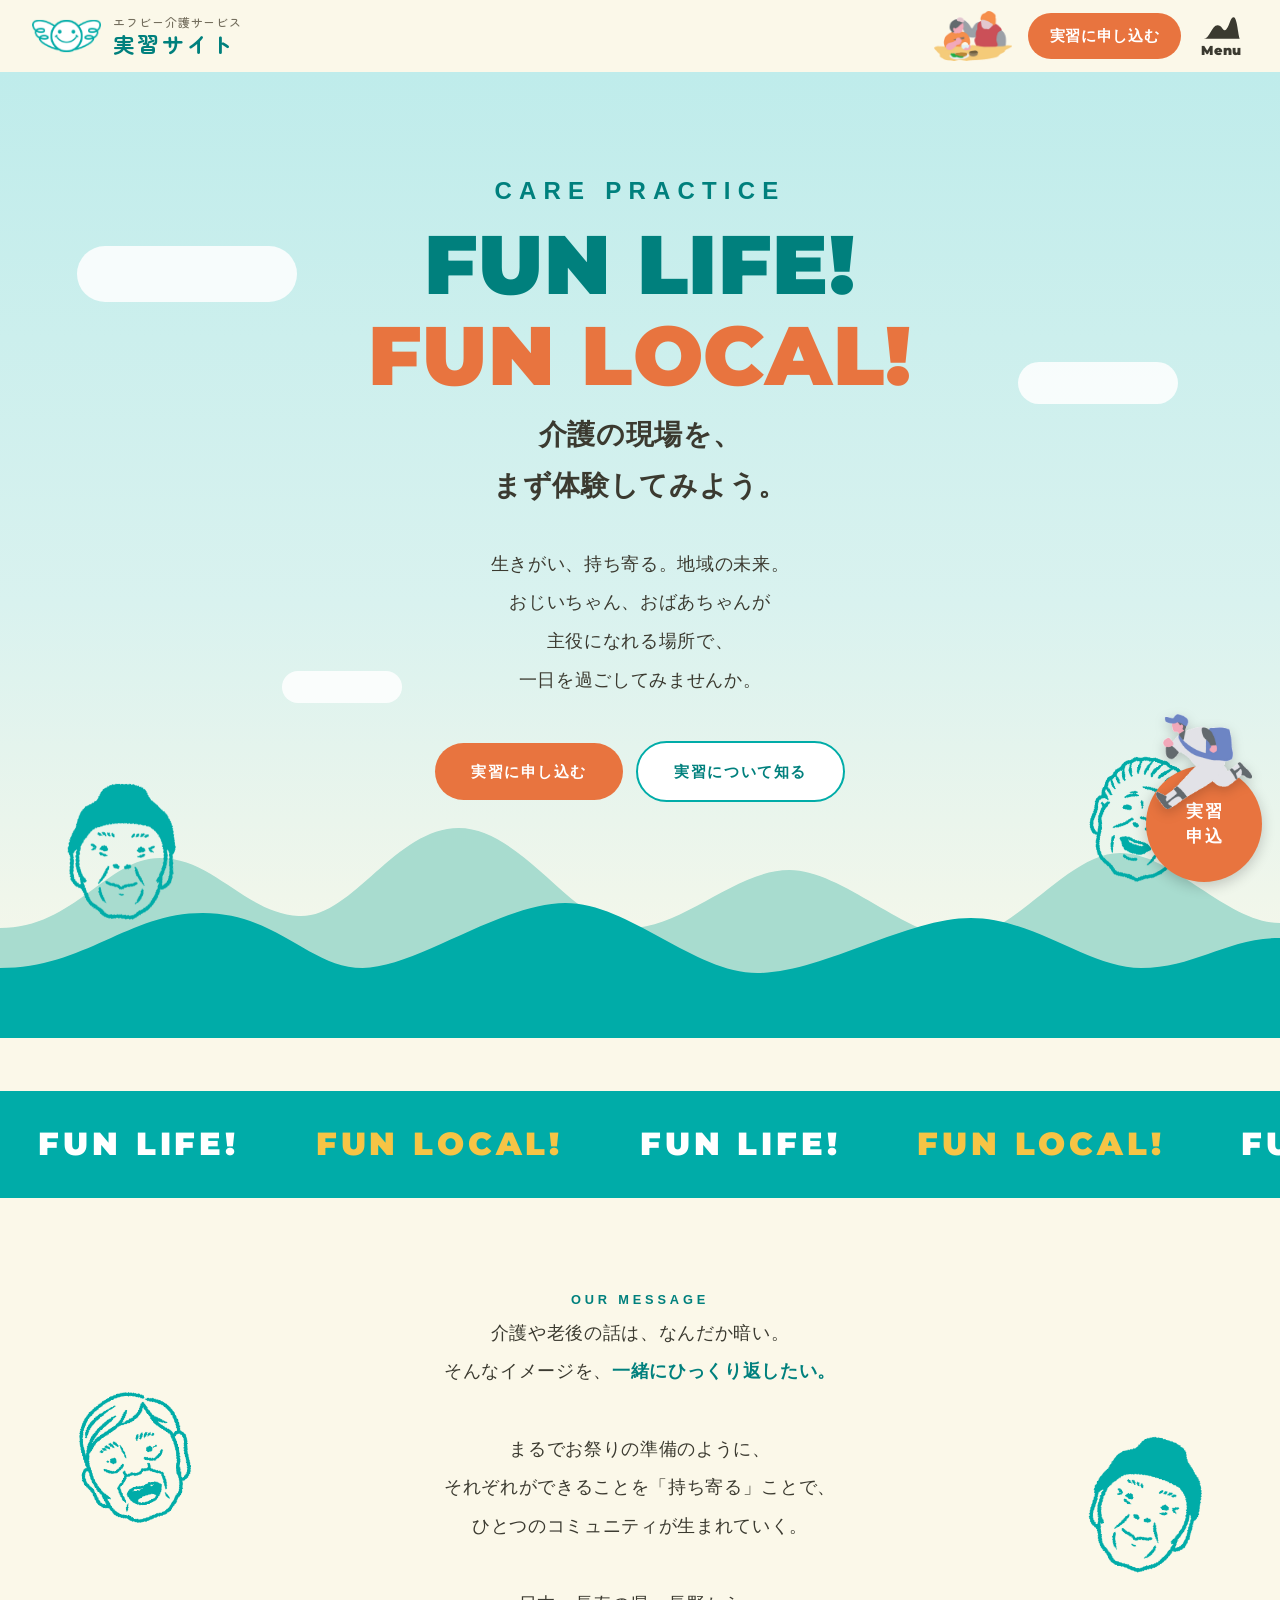
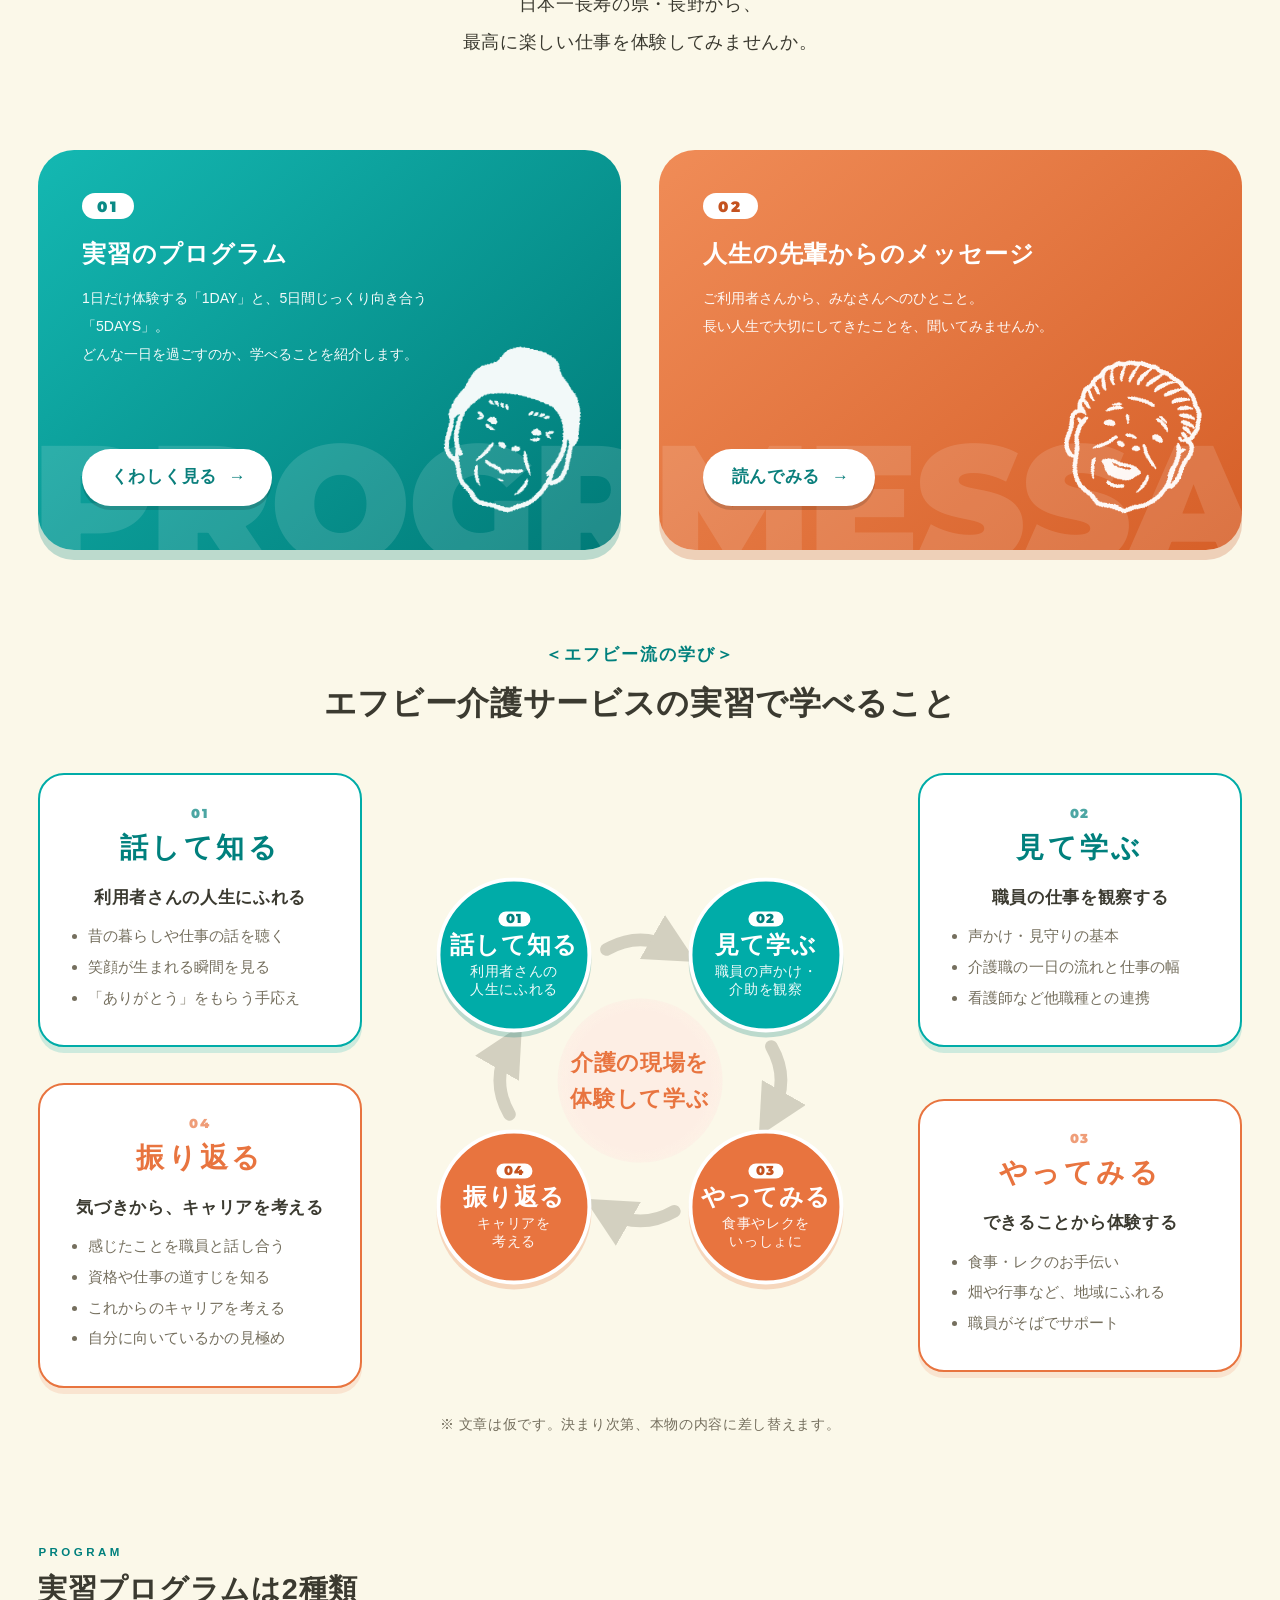
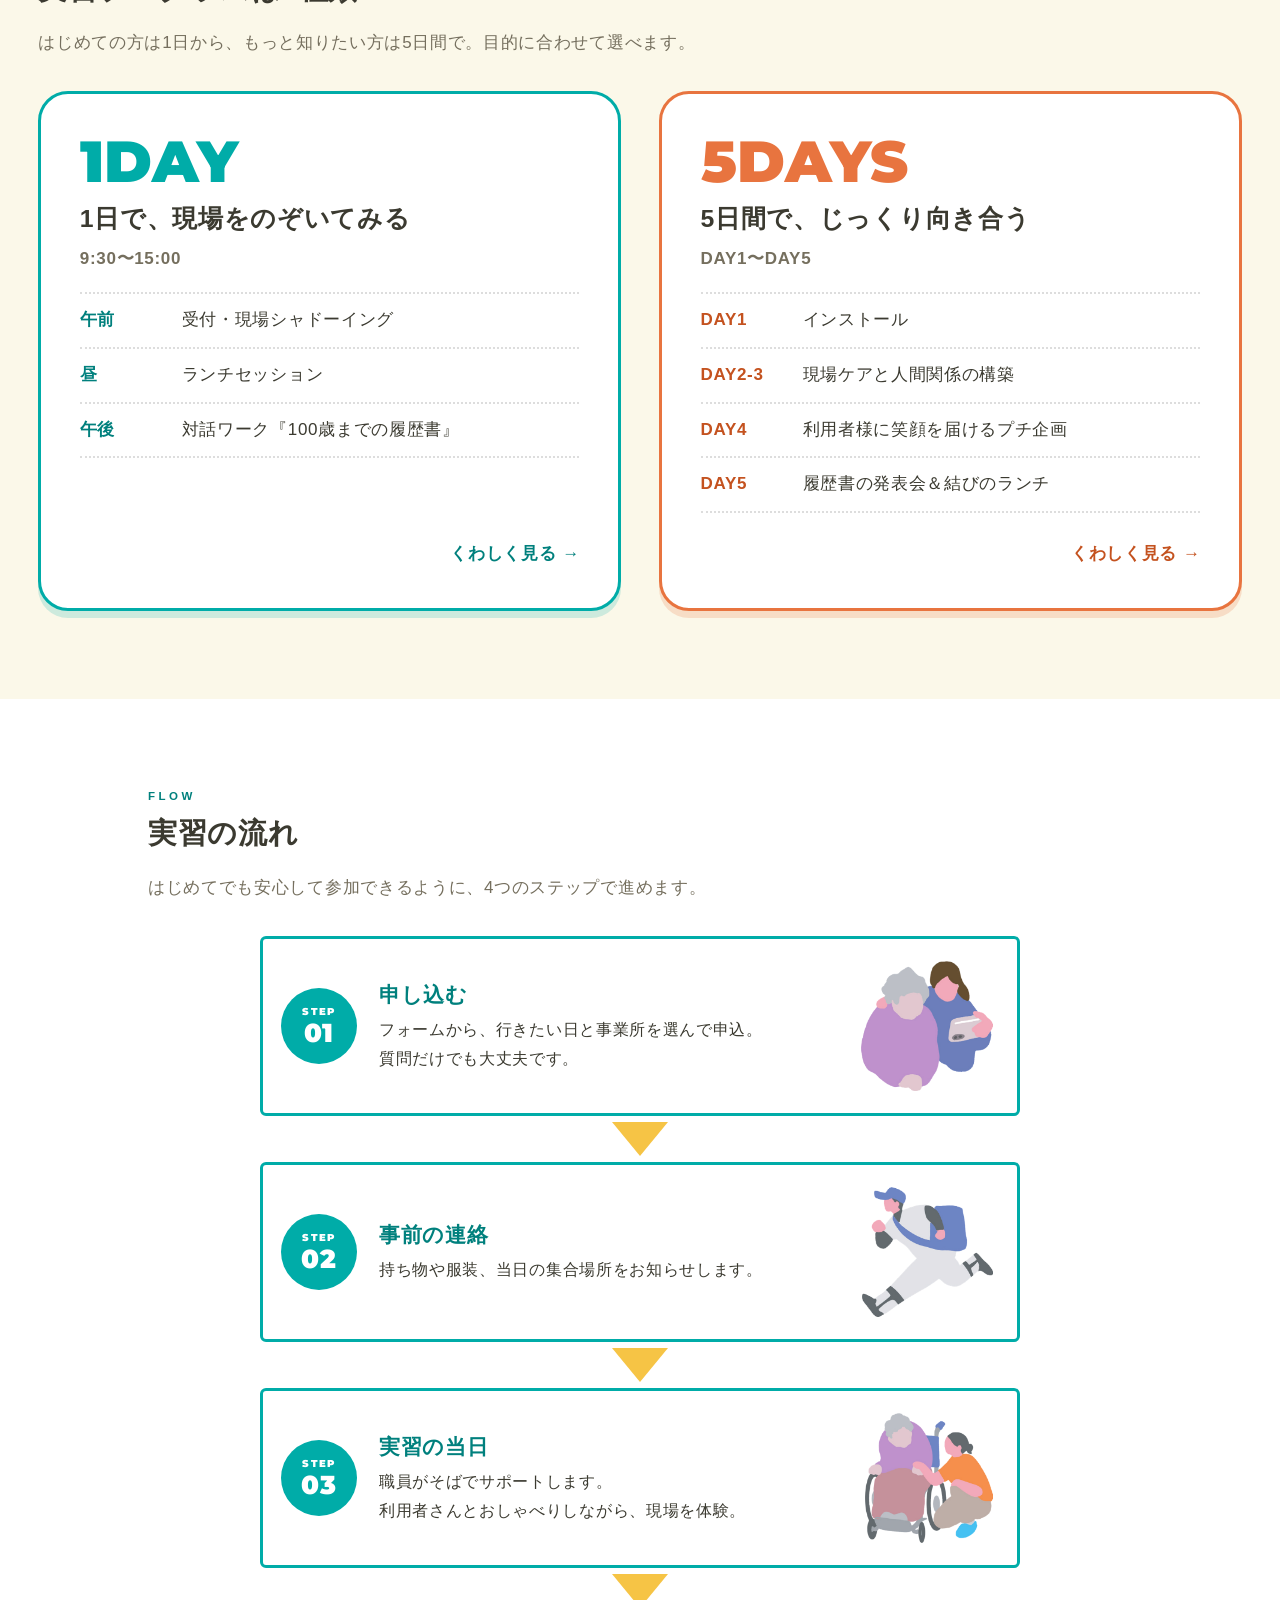
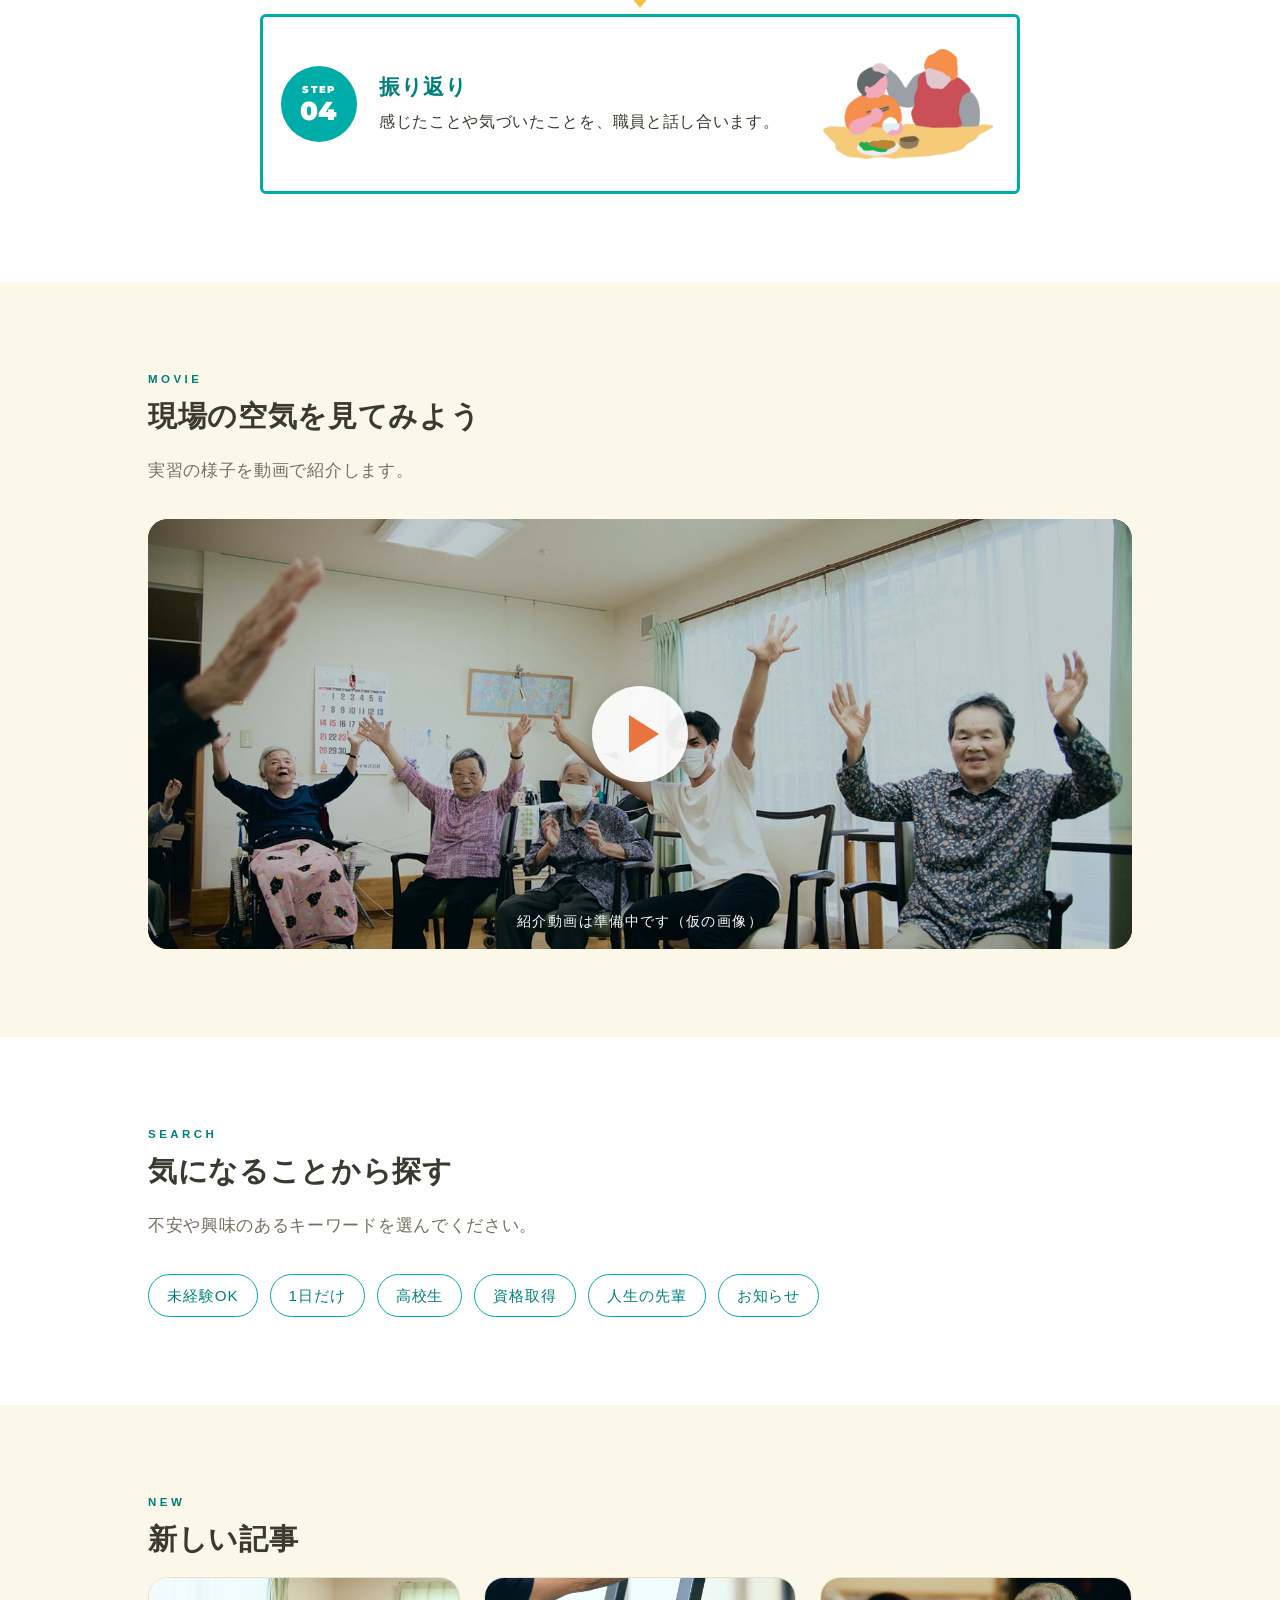
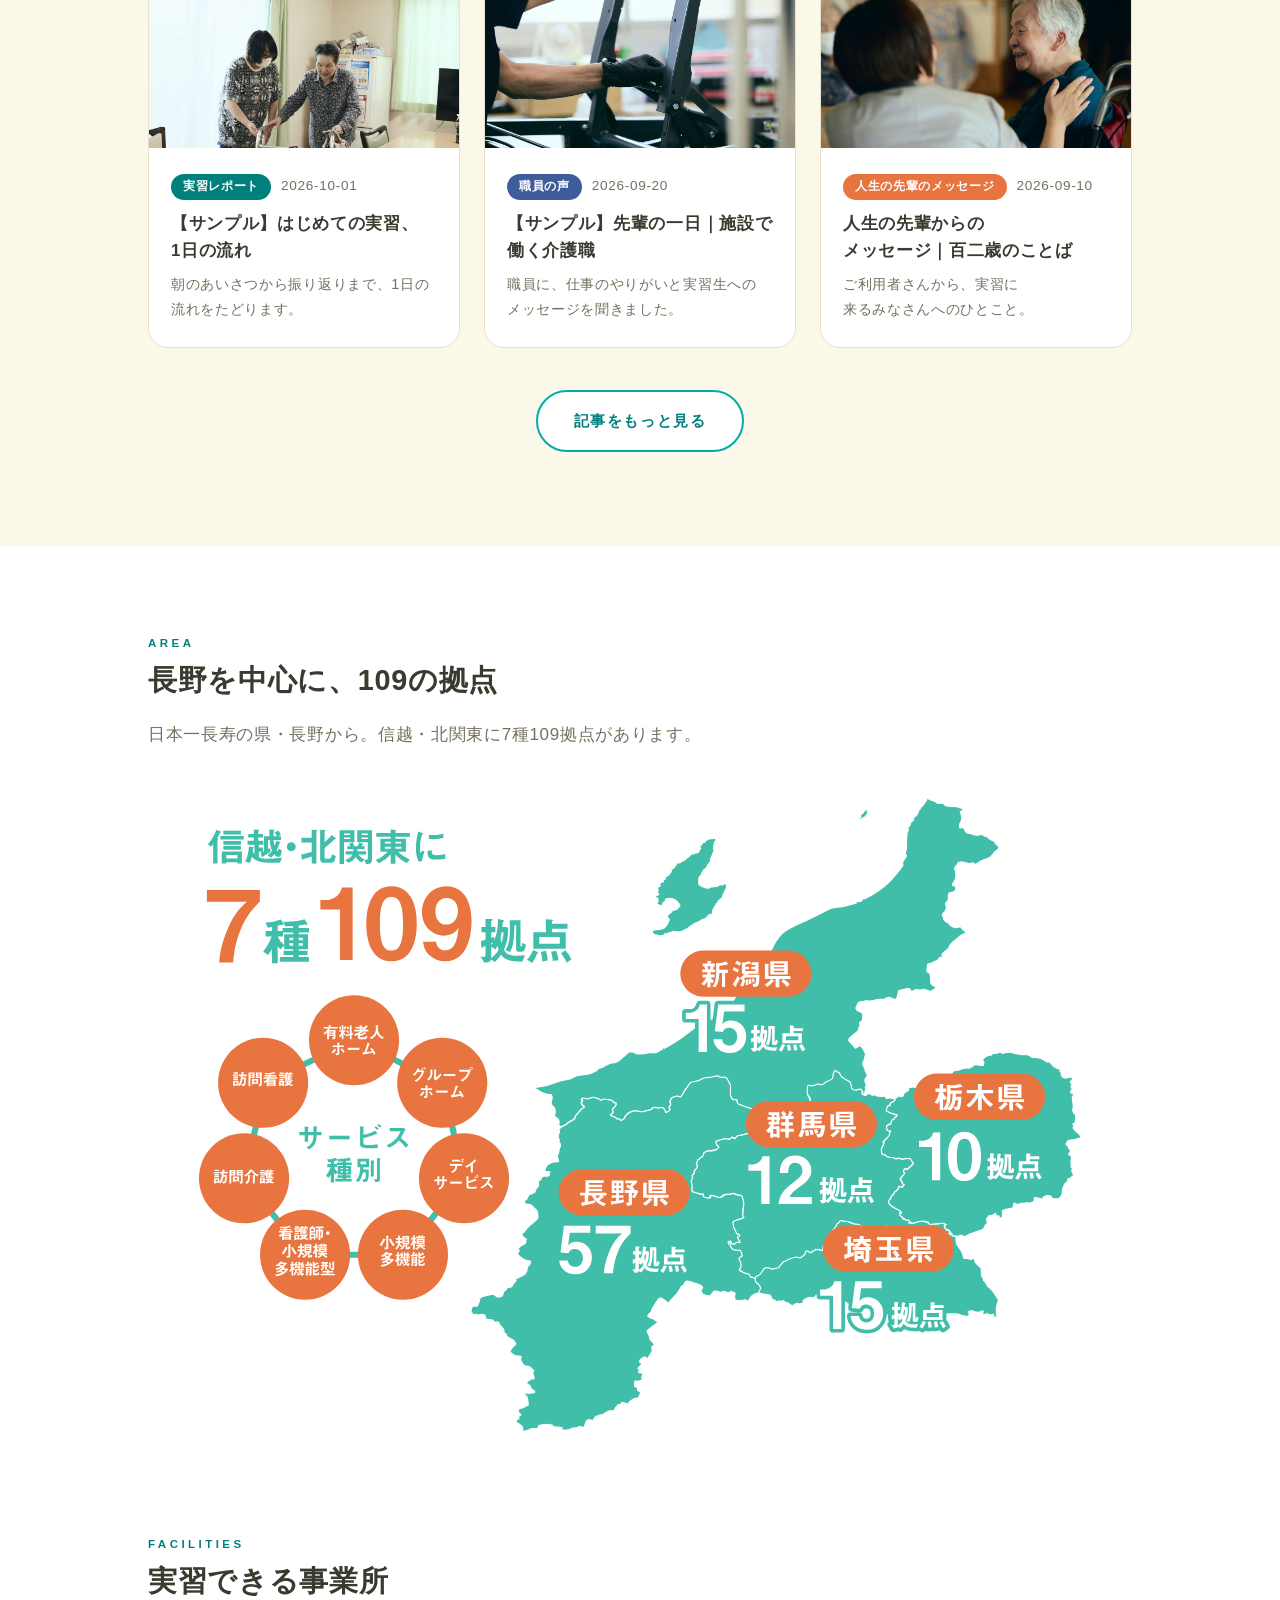
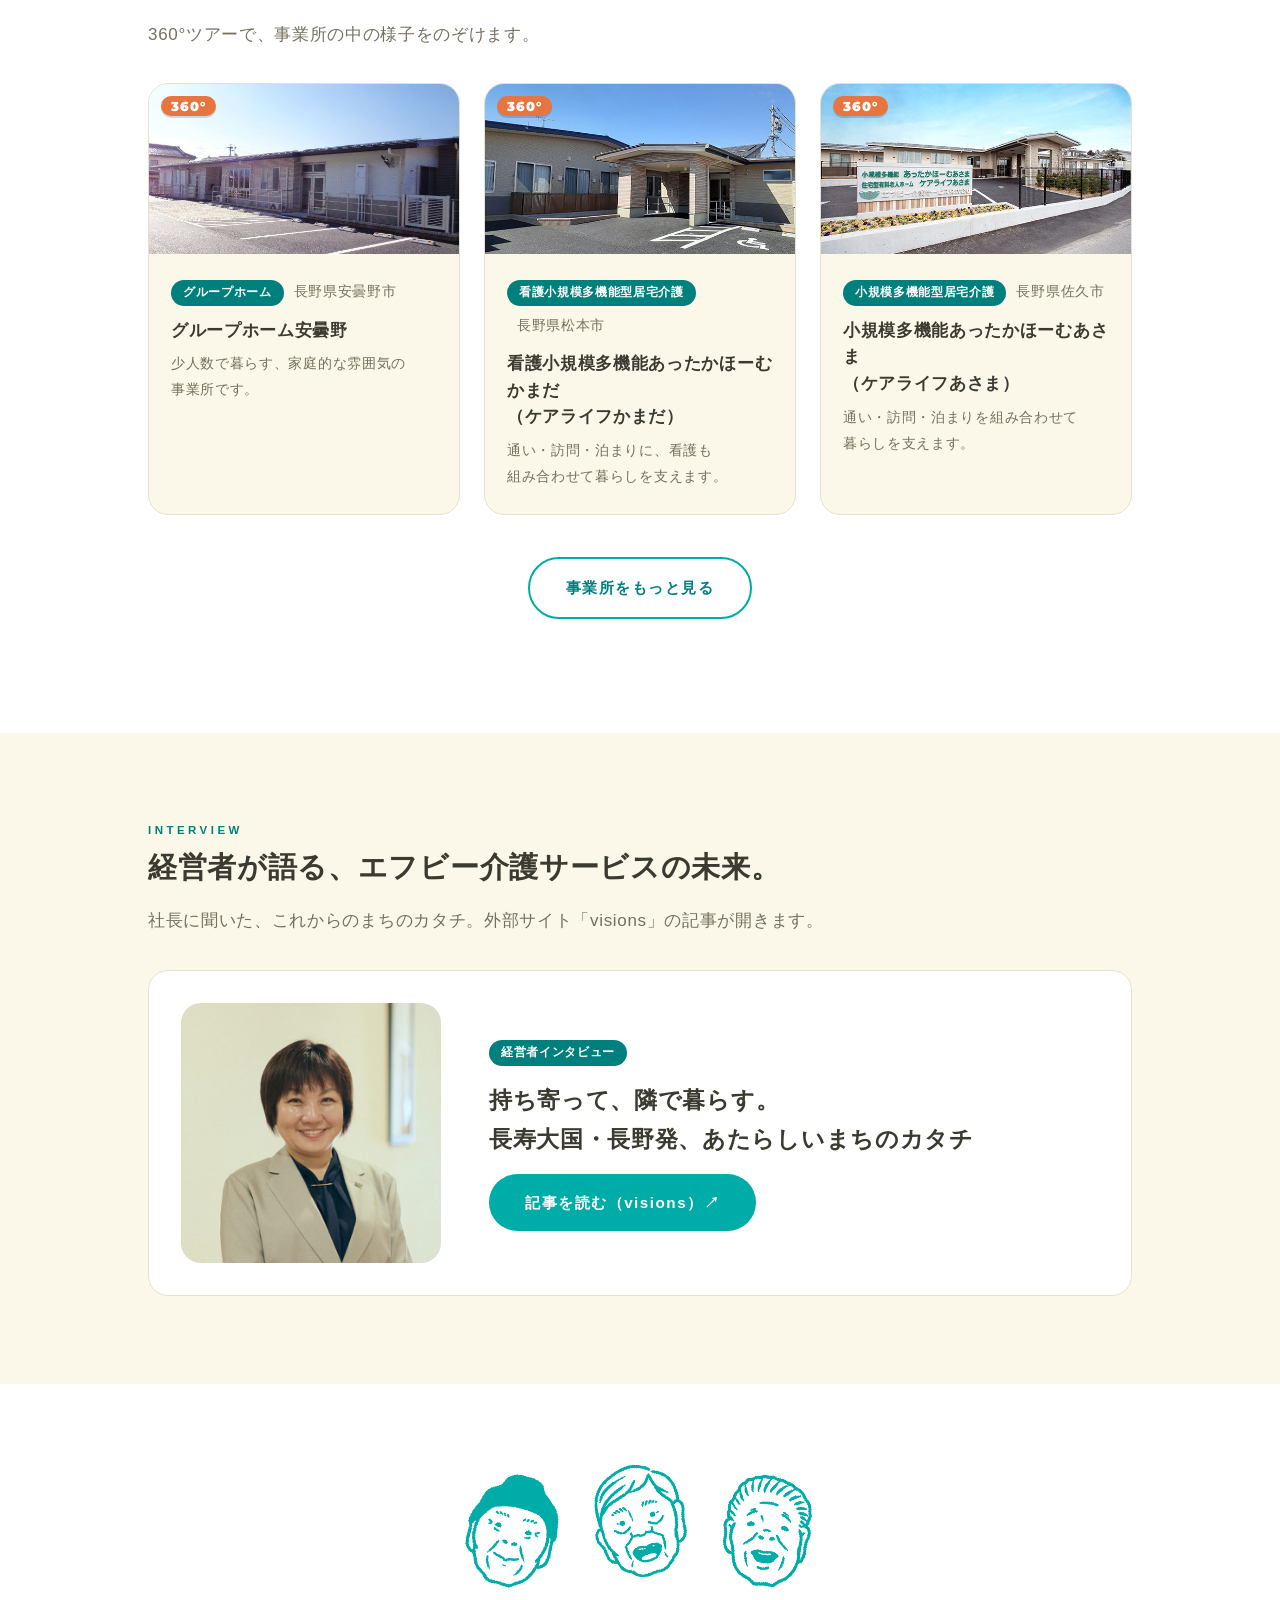
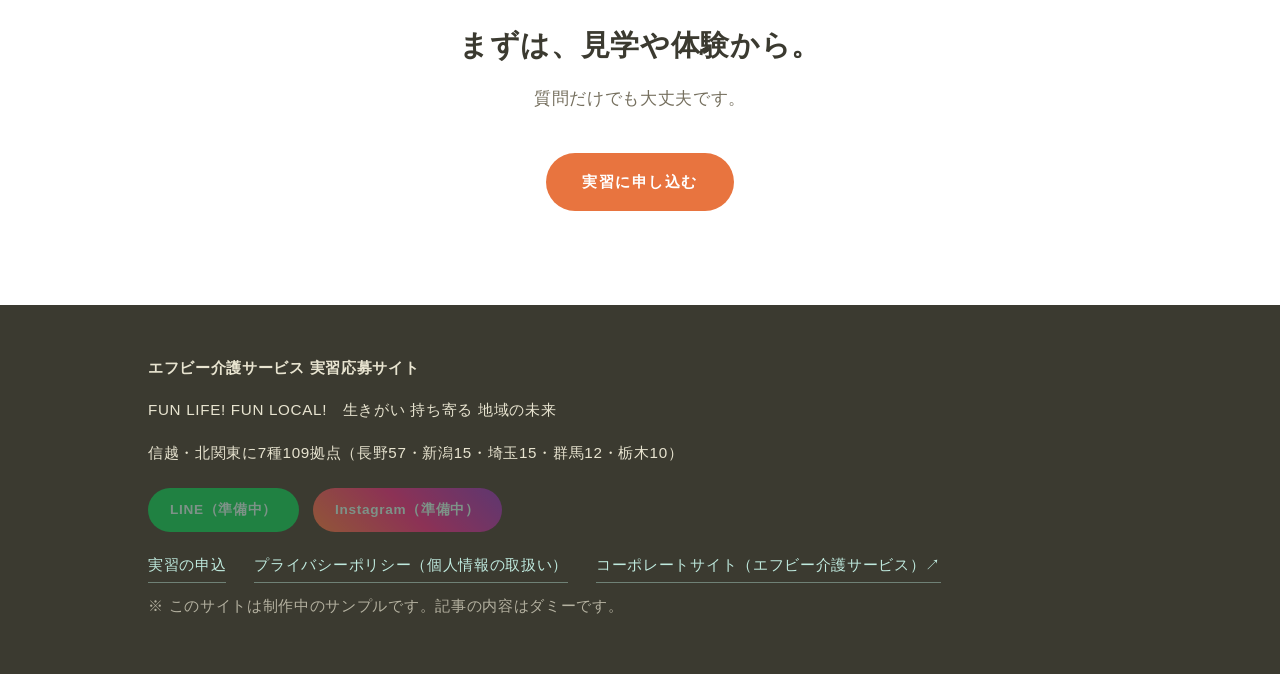
<file: index.html>
<!doctype html><html lang="ja"><head><meta charset="utf-8"><meta name="viewport" content="width=device-width,initial-scale=1">
<title>エフビー介護サービス 実習応募サイト</title><link rel="icon" href="data:image/svg+xml,%3Csvg xmlns=%27http://www.w3.org/2000/svg%27 viewBox=%270 0 32 32%27%3E%3Ccircle cx=%2716%27 cy=%2716%27 r=%2716%27 fill=%27%2300aca8%27/%3E%3C/svg%3E"><link rel="preconnect" href="https://fonts.googleapis.com"><link href="https://fonts.googleapis.com/css2?family=Montserrat:wght@900&display=swap" rel="stylesheet"><link href="https://fonts.googleapis.com/css2?family=Zen+Maru+Gothic:wght@500;700&display=swap" rel="stylesheet"><link rel="stylesheet" href="css/style.css"></head><body>
<section class="hero"><img class="deco d-hero1" src="img/senpai1.png" alt=""><img class="deco d-hero2" src="img/senpai3.png" alt=""><span class="cloud c1"></span><span class="cloud c2"></span><span class="cloud c3"></span><div class="wrap">
<div class="eyebrow">CARE PRACTICE</div>
<div class="fun"><span>FUN LIFE!</span><br><span class="l2">FUN LOCAL!</span></div>
<h1>介護の現場を、<br>まず体験してみよう。</h1>
<p class="msg">生きがい、持ち寄る。地域の未来。<br>おじいちゃん、おばあちゃんが<br>主役になれる場所で、<br>一日を過ごしてみませんか。</p>
<a class="btn orange" href="apply.html">実習に申し込む</a> <a class="btn ghost" href="about.html">実習について知る</a></div>
<svg class="mt-bg" viewBox="0 0 1200 230" preserveAspectRatio="none" aria-hidden="true"><path d="M0 230V120C70 120 100 50 150 50S230 105 280 108S370 20 430 20S540 120 590 120S690 62 740 62S850 130 900 130S1000 45 1050 45S1150 115 1200 115V230Z" fill="#a8dccf"/><path d="M0 230V160C80 160 120 105 190 105S290 160 340 160S470 95 530 95S650 165 710 165S850 110 910 110S1020 160 1070 160S1150 130 1200 130V230Z" fill="#00aca8"/></svg></section>
<div class="band" aria-hidden="true"><div><span>FUN LIFE!</span><span>FUN LOCAL!</span><span>FUN LIFE!</span><span>FUN LOCAL!</span><span>FUN LIFE!</span><span>FUN LOCAL!</span><span>FUN LIFE!</span><span>FUN LOCAL!</span></div></div>
<section class="block rel"><img class="deco d-mis1" src="img/senpai2.png" alt=""><img class="deco d-mis2" src="img/senpai1.png" alt=""><div class="wrap mission"><div class="eyebrow">OUR MESSAGE</div>
<p>介護や老後の話は、なんだか暗い。<br>そんなイメージを、<b>一緒にひっくり返したい。</b></p><br>
<p>まるでお祭りの準備のように、<br>それぞれができることを「持ち寄る」ことで、<br>ひとつのコミュニティが生まれていく。</p><br>
<p>日本一長寿の県・長野から、<br>最高に楽しい仕事を体験してみませんか。</p></div></section>
<section class="block"><div class="wrap wide"><div class="pick"><a href="about.html#program" class="pk pk1 rv"><em class="bg" aria-hidden="true">PROGRAM</em><span class="no">01</span><b>実習のプログラム</b><span class="tx">1日だけ体験する「1DAY」と、5日間じっくり向き合う「5DAYS」。<br>どんな一日を過ごすのか、学べることを紹介します。</span><span class="btn-go">くわしく見る<i aria-hidden="true">→</i></span><img src="img/senpai1.png" alt=""></a><a href="articles.html?cat=人生の先輩のメッセージ" class="pk pk2 rv"><em class="bg" aria-hidden="true">MESSAGE</em><span class="no">02</span><b>人生の先輩からのメッセージ</b><span class="tx">ご利用者さんから、みなさんへのひとこと。<br>長い人生で大切にしてきたことを、聞いてみませんか。</span><span class="btn-go">読んでみる<i aria-hidden="true">→</i></span><img src="img/senpai3.png" alt=""></a></div></div></section>
<section class="block rel" id="learn"><div class="wrap wide">
<p class="lh-sub">＜エフビー流の学び＞</p><h2 class="lh-ttl">エフビー介護サービスの実習で学べること</h2>
<div class="learn">
<div class="lcycle rv" aria-label="実習の学びの流れ"><svg viewBox="0 0 100 100" aria-hidden="true"><defs><marker id="ah" viewBox="0 0 10 10" refX="5" refY="5" markerWidth="4" markerHeight="4" orient="auto"><path d="M0 0L10 5L0 10Z" fill="#d3d0c0"/></marker></defs>
<g fill="none" stroke="#d3d0c0" stroke-width="2.6" stroke-linecap="round" marker-end="url(#ah)"><path d="M43 23Q50 19 57 23" marker-end="url(#ah)"/><path d="M77 43Q81 50 77 57" marker-end="url(#ah)"/><path d="M57 77Q50 81 43 77" marker-end="url(#ah)"/><path d="M23 57Q19 50 23 43" marker-end="url(#ah)"/></g></svg>
<div class="lcore"><b>介護の現場を<br>体験して学ぶ</b></div>
<span class="lc lc1"><i>01</i><b>話して知る</b><small>利用者さんの<br>人生にふれる</small></span><span class="lc lc2"><i>02</i><b>見て学ぶ</b><small>職員の声かけ・<br>介助を観察</small></span><span class="lc lc3"><i>03</i><b>やってみる</b><small>食事やレクを<br>いっしょに</small></span><span class="lc lc4"><i>04</i><b>振り返る</b><small>キャリアを<br>考える</small></span></div>
<div class="lbox lb-t rv b1"><h3><i>01</i>話して知る</h3><p class="lq">利用者さんの人生にふれる</p><ul><li><span class="nb">昔の暮らしや</span><span class="nb">仕事の話を聴く</span></li><li><span class="nb">笑顔が生まれる</span><span class="nb">瞬間を見る</span></li><li><span class="nb">「ありがとう」を</span><span class="nb">もらう手応え</span></li></ul></div><div class="lbox lb-t rv b2"><h3><i>02</i>見て学ぶ</h3><p class="lq">職員の仕事を観察する</p><ul><li>声かけ・見守りの基本</li><li><span class="nb">介護職の一日の流れと</span><span class="nb">仕事の幅</span></li><li><span class="nb">看護師など</span><span class="nb">他職種との連携</span></li></ul></div><div class="lbox lb-o rv b3"><h3><i>03</i>やってみる</h3><p class="lq">できることから体験する</p><ul><li><span class="nb">食事・レクの</span><span class="nb">お手伝い</span></li><li><span class="nb">畑や行事など、</span><span class="nb">地域にふれる</span></li><li>職員がそばでサポート</li></ul></div><div class="lbox lb-o rv b4"><h3><i>04</i>振り返る</h3><p class="lq">気づきから、キャリアを考える</p><ul><li><span class="nb">感じたことを</span><span class="nb">職員と話し合う</span></li><li><span class="nb">資格や仕事の</span><span class="nb">道すじを知る</span></li><li><span class="nb">これからの</span><span class="nb">キャリアを考える</span></li><li><span class="nb">自分に向いているかの</span><span class="nb">見極め</span></li></ul></div>
</div><p class="center" style="color:var(--sub);font-size:.85rem;margin-top:24px">※ 文章は仮です。決まり次第、本物の内容に差し替えます。</p></div></section>
<section class="block rel" id="program"><div class="wrap wide"><h2 class="sec"><small>PROGRAM</small>実習プログラムは2種類</h2><p class="lead">はじめての方は1日から、もっと知りたい方は5日間で。目的に合わせて選べます。</p><div class="proggrid"><a class="progc p1 rv" href="about.html#day1"><div class="pc-tag">1DAY</div><h3>1日で、現場をのぞいてみる</h3><p class="pc-sub">9:30〜15:00</p><ul><li><b>午前</b>受付・現場シャドーイング</li><li><b>昼</b>ランチセッション</li><li><b>午後</b>対話ワーク『100歳までの履歴書』</li></ul><span class="pc-go">くわしく見る <i>→</i></span></a><a class="progc p5 rv" href="about.html#days5"><div class="pc-tag">5DAYS</div><h3>5日間で、じっくり向き合う</h3><p class="pc-sub">DAY1〜DAY5</p><ul><li><b>DAY1</b>インストール</li><li><b>DAY2-3</b>現場ケアと人間関係の構築</li><li><b>DAY4</b>利用者様に笑顔を届けるプチ企画</li><li><b>DAY5</b>履歴書の発表会＆結びのランチ</li></ul><span class="pc-go">くわしく見る <i>→</i></span></a></div></div></section>
<section class="block alt rel" id="flow"><div class="wrap"><h2 class="sec"><small>FLOW</small>実習の流れ</h2><p class="lead">はじめてでも安心して参加できるように、4つのステップで進めます。</p><ol class="flow"><li class="step"><div class="badge"><small>STEP</small>01</div><div class="st-body"><h3>申し込む</h3><p>フォームから、行きたい日と事業所を選んで申込。質問だけでも大丈夫です。</p></div><img class="ill" src="img/step1.png" alt="スマートフォンを見ながら話す利用者さんと職員"></li><li class="arrow" aria-hidden="true"></li><li class="step"><div class="badge"><small>STEP</small>02</div><div class="st-body"><h3>事前の連絡</h3><p>持ち物や服装、当日の集合場所をお知らせします。</p></div><img class="ill" src="img/step2.png" alt="リュックを背負って出かける実習生"></li><li class="arrow" aria-hidden="true"></li><li class="step"><div class="badge"><small>STEP</small>03</div><div class="st-body"><h3>実習の当日</h3><p>職員がそばでサポートします。利用者さんとおしゃべりしながら、現場を体験。</p></div><img class="ill" src="img/step3.png" alt="車いすの利用者さんに寄りそう職員"></li><li class="arrow" aria-hidden="true"></li><li class="step"><div class="badge"><small>STEP</small>04</div><div class="st-body"><h3>振り返り</h3><p>感じたことや気づいたことを、職員と話し合います。</p></div><img class="ill" src="img/step4.png" alt="食卓を囲んで話す利用者さんと職員"></li></ol></div></section>
<section class="block"><div class="wrap"><h2 class="sec"><small>MOVIE</small>現場の空気を見てみよう</h2><p class="lead">実習の様子を動画で紹介します。</p><div class="video ph"><img src="img/photo-hands.jpg" alt="みんなで手を上げて体を動かす実習の様子（仮の画像）"><span class="play" aria-hidden="true"></span><span class="vcap">紹介動画は準備中です（仮の画像）</span></div></div></section>
<section class="block alt"><div class="wrap"><h2 class="sec"><small>SEARCH</small>気になることから探す</h2><p class="lead">不安や興味のあるキーワードを選んでください。</p><div class="tags" id="tags"></div></div></section>
<section class="block"><div class="wrap"><h2 class="sec"><small>NEW</small>新しい記事</h2><div class="grid" id="list"></div><p class="center mt"><a class="btn ghost" href="articles.html">記事をもっと見る</a></p></div></section>
<section class="block alt"><div class="wrap"><h2 class="sec"><small>AREA</small>長野を中心に、109の拠点</h2><p class="lead">日本一長寿の県・長野から。信越・北関東に7種109拠点があります。</p>
<figure class="area-fig"><img src="img/area-map.svg" alt="エフビー介護サービスの活動拠点。信越・北関東に7種109拠点。新潟県15、長野県57、群馬県12、栃木県10、埼玉県15拠点。サービスは有料老人ホーム、グループホーム、デイサービス、小規模多機能、看護師・小規模多機能型、訪問介護、訪問看護の7種類。"></figure></div></section>
<section class="block alt"><div class="wrap"><h2 class="sec"><small>FACILITIES</small>実習できる事業所</h2><p class="lead">360°ツアーで、事業所の中の様子をのぞけます。</p><div class="grid" id="fac"></div><p class="center mt"><a class="btn ghost" href="facilities.html">事業所をもっと見る</a></p></div></section>
<section class="block rel" id="interview"><div class="wrap"><h2 class="sec"><small>INTERVIEW</small>経営者が語る、エフビー介護サービスの未来。</h2>
<p class="lead">社長に聞いた、これからのまちのカタチ。外部サイト「visions」の記事が開きます。</p>
<a class="iv" href="https://www.vision-community.jp/articles/58102d0c-9da2-4661-a0a1-ddda64720cd3" target="_blank" rel="noopener"><img src="img/ceo.jpg" alt="エフビー介護サービス 社長の柳澤 美穂さん"><div class="iv-body"><span class="label">経営者インタビュー</span><h3>持ち寄って、隣で暮らす。<br>長寿大国・長野発、あたらしいまちのカタチ</h3><span class="btn">記事を読む（visions）↗</span></div></a></div></section>
<section class="block alt rel"><div class="wrap center"><div class="trio" aria-hidden="true"><img src="img/senpai1.png" alt=""><img src="img/senpai2.png" alt=""><img src="img/senpai3.png" alt=""></div><h2 class="sec">まずは、見学や体験から。</h2><p class="lead">質問だけでも大丈夫です。</p><a class="btn orange" href="apply.html">実習に申し込む</a></div></section>
<script src="js/config.js"></script><script src="js/articles-data.js"></script><script src="js/site.js"></script><script>layout();(async()=>{const a=await loadArticles();document.getElementById("list").innerHTML=a.slice(0,3).map(card).join("");const t=[...new Set(a.flatMap(x=>x.tags||[]))];fillFac("fac",3);document.getElementById("tags").innerHTML=t.map(x=>`<a class="tag" href="articles.html?tag=${encodeURIComponent(x)}">${esc(x)}</a>`).join("");})();</script></body></html>
</file>
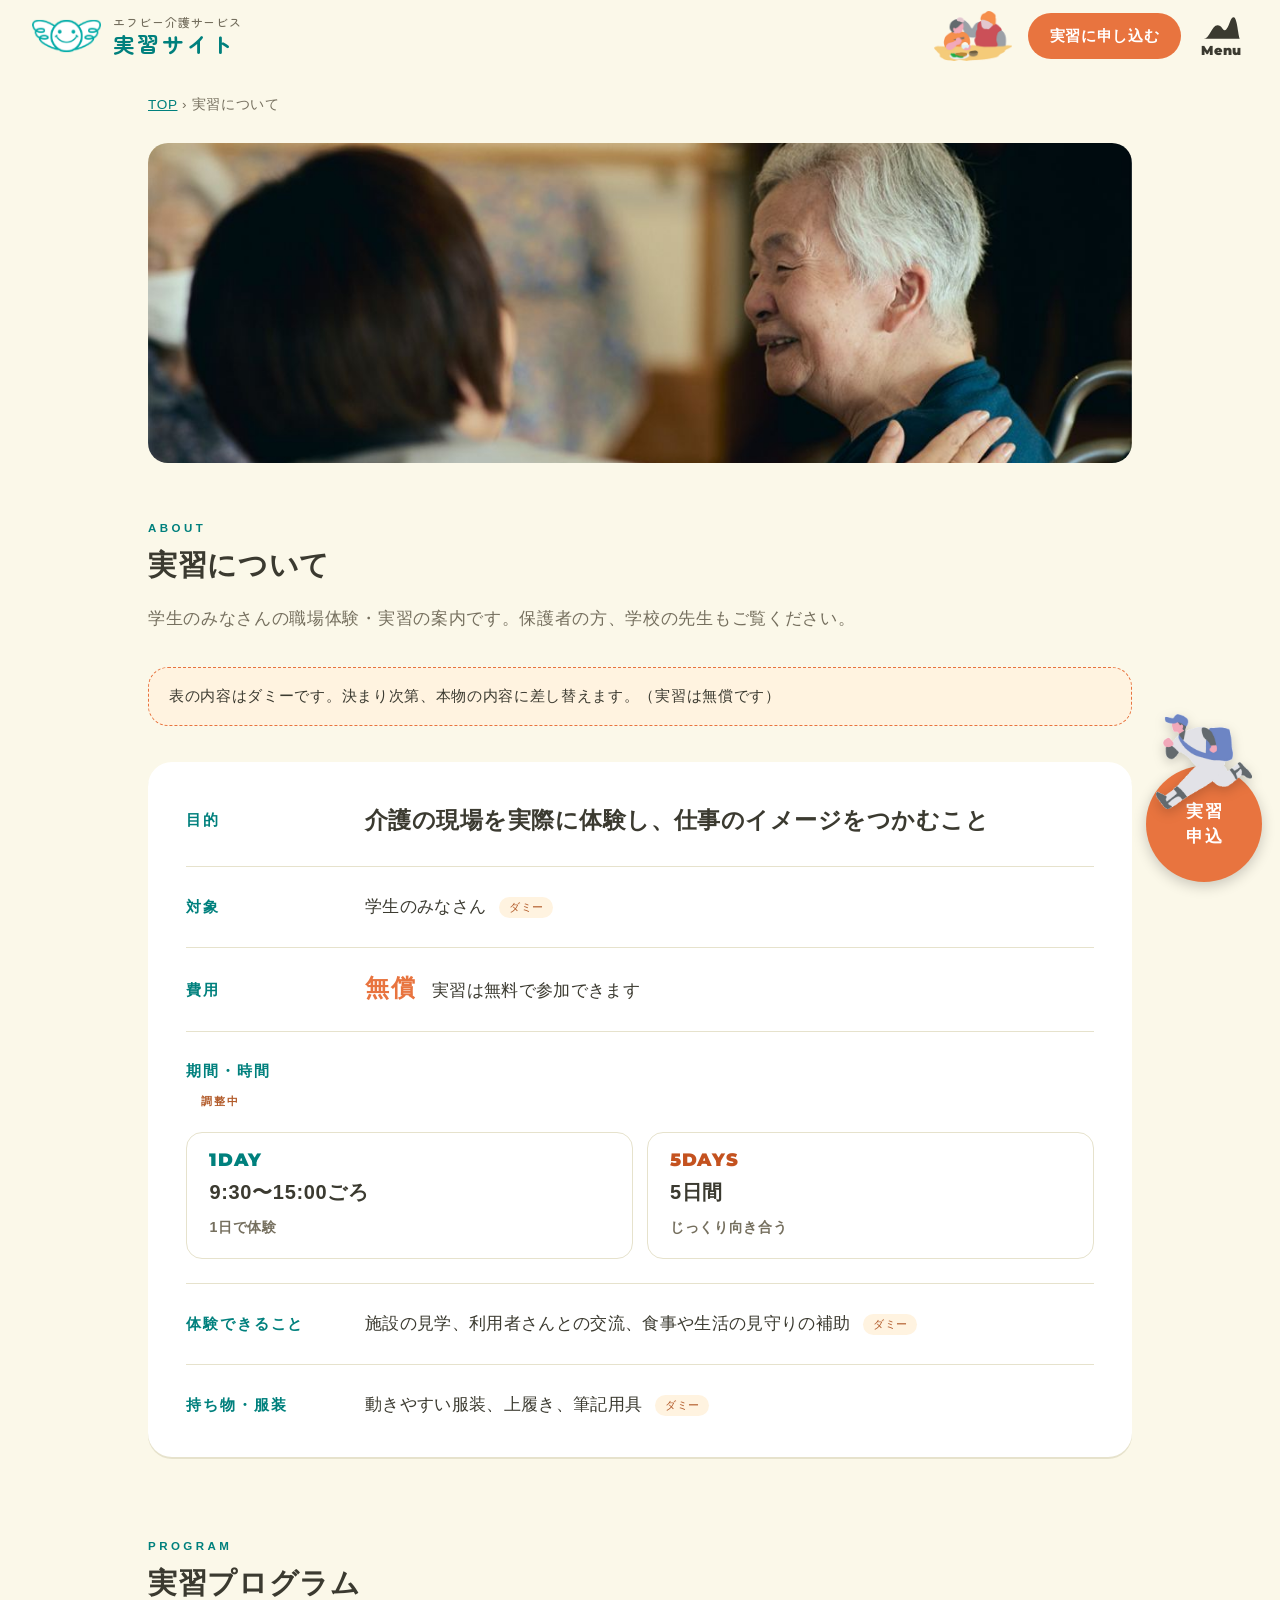
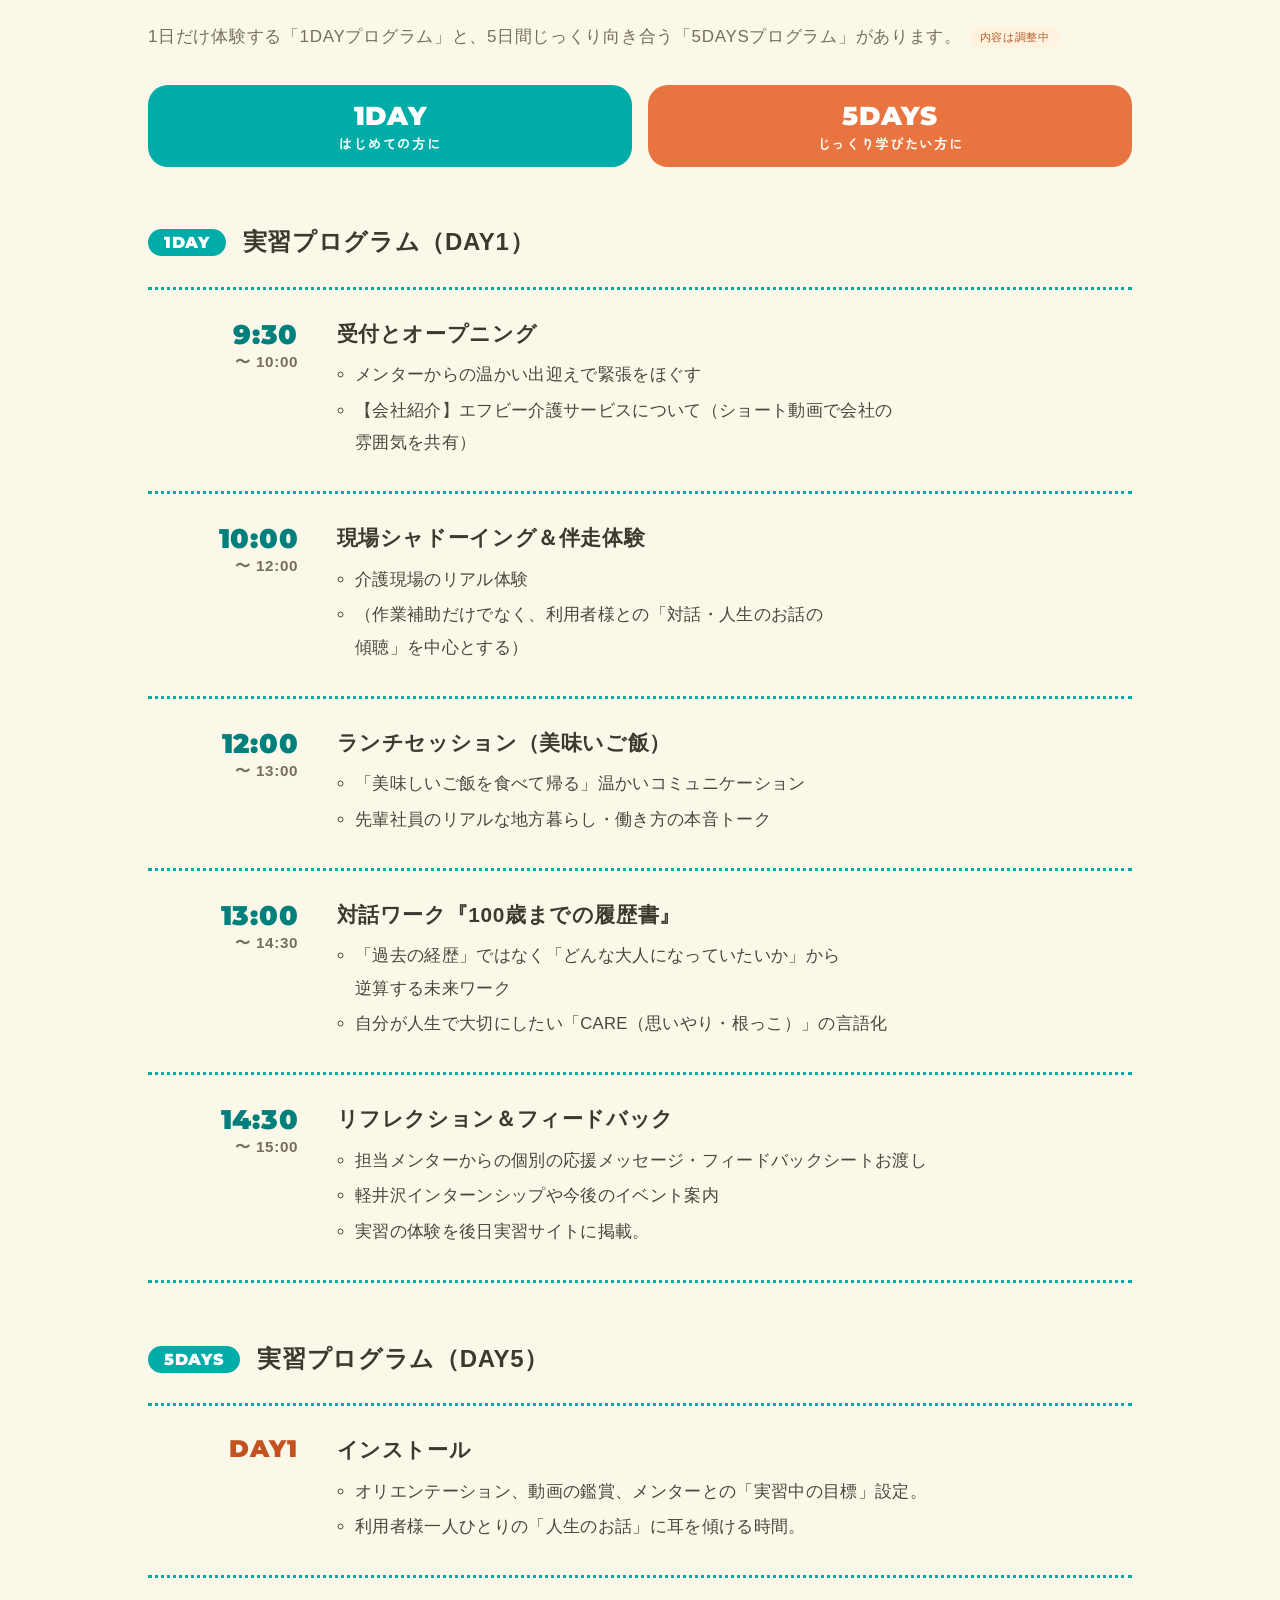
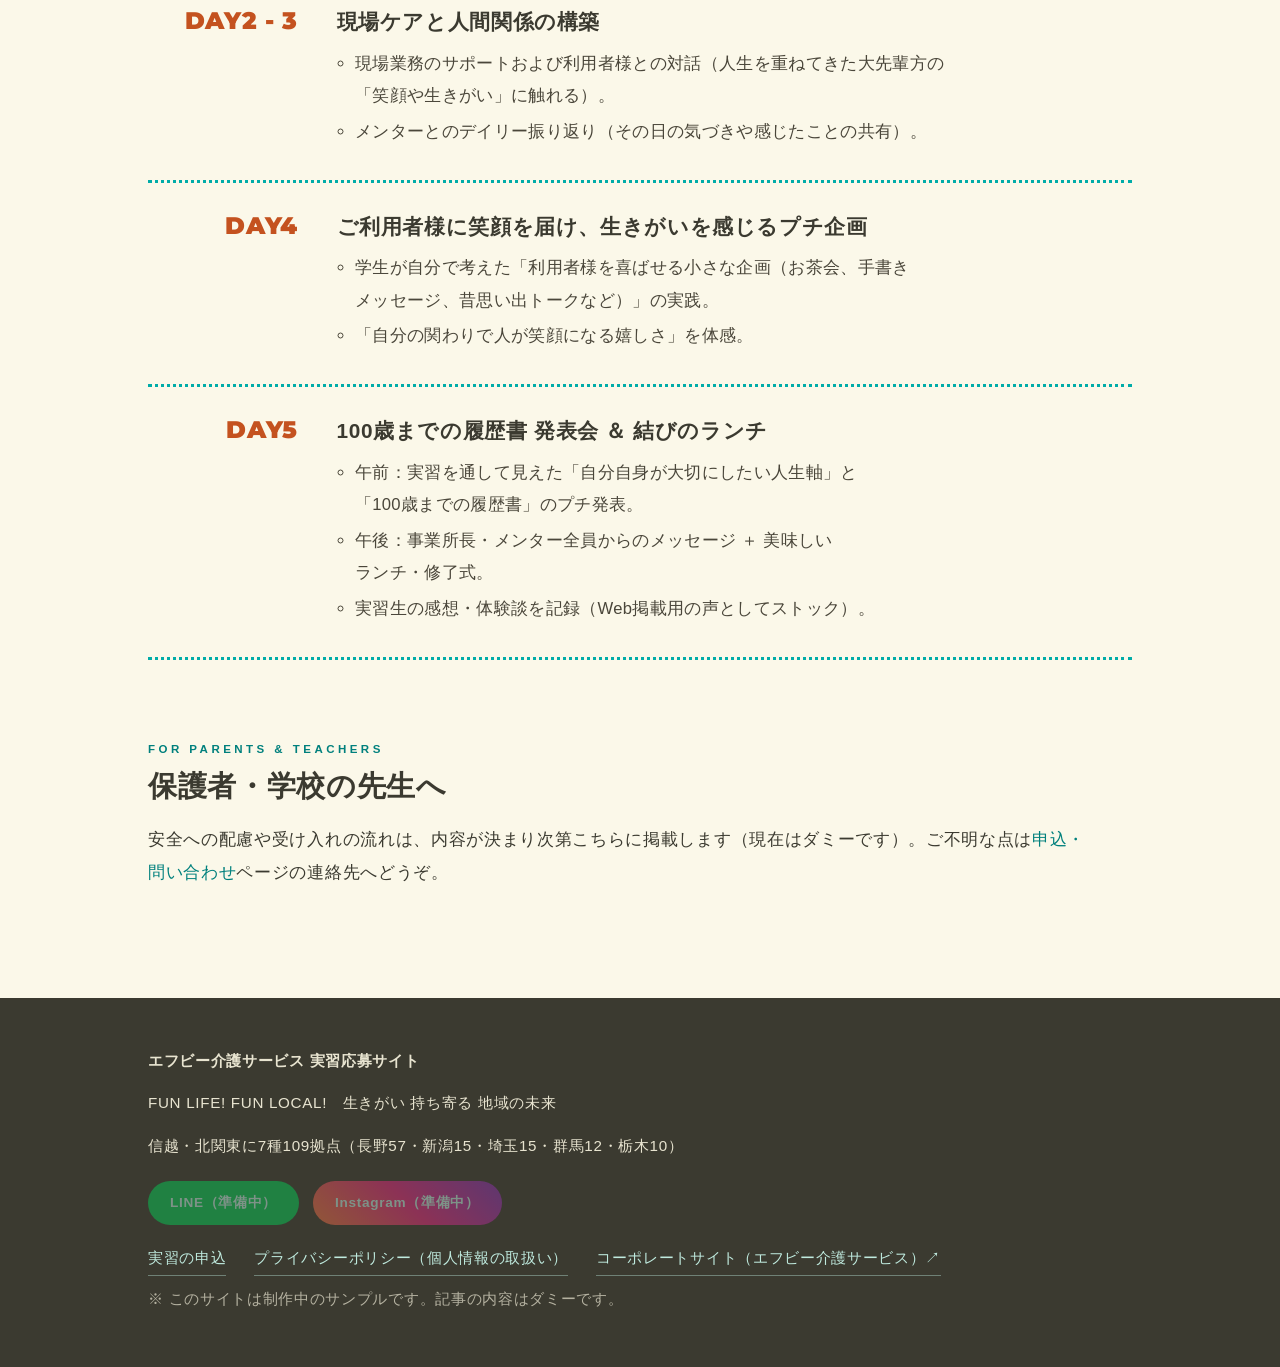
<file: about.html>
<!doctype html><html lang="ja"><head><meta charset="utf-8"><meta name="viewport" content="width=device-width,initial-scale=1">
<title>実習について｜エフビー介護サービス 実習応募サイト</title><link rel="icon" href="data:image/svg+xml,%3Csvg xmlns=%27http://www.w3.org/2000/svg%27 viewBox=%270 0 32 32%27%3E%3Ccircle cx=%2716%27 cy=%2716%27 r=%2716%27 fill=%27%2300aca8%27/%3E%3C/svg%3E"><link rel="preconnect" href="https://fonts.googleapis.com"><link href="https://fonts.googleapis.com/css2?family=Montserrat:wght@900&display=swap" rel="stylesheet"><link href="https://fonts.googleapis.com/css2?family=Zen+Maru+Gothic:wght@500;700&display=swap" rel="stylesheet"><link rel="stylesheet" href="css/style.css"></head><body>
<div class="wrap page"><div class="crumb"><a href="index.html">TOP</a> › 実習について</div><img class="pagephoto" src="img/photo-smile.jpg" alt="実習の様子"><h2 class="sec"><small>ABOUT</small>実習について</h2>
<p class="lead">学生のみなさんの職場体験・実習の案内です。保護者の方、学校の先生もご覧ください。</p>
<div class="notice">表の内容はダミーです。決まり次第、本物の内容に差し替えます。（実習は無償です）</div>
<div class="facts mt">
<div class="fact wide"><span class="fl">目的</span><p class="fv big">介護の現場を実際に体験し、仕事のイメージをつかむこと</p></div>
<div class="fact"><span class="fl">対象</span><p class="fv">学生のみなさん <span class="dummy">ダミー</span></p></div>
<div class="fact fee"><span class="fl">費用</span><p class="fv"><b>無償</b>実習は無料で参加できます</p></div>
<div class="fact wide"><span class="fl">期間・時間 <span class="dummy">調整中</span></span><div class="fprog"><a href="#day1" class="fp1"><em>1DAY</em><b>9:30〜15:00ごろ</b><small>1日で体験</small></a><a href="#days5" class="fp5"><em>5DAYS</em><b>5日間</b><small>じっくり向き合う</small></a></div></div>
<div class="fact"><span class="fl">体験できること</span><p class="fv">施設の見学、利用者さんとの交流、食事や生活の見守りの補助 <span class="dummy">ダミー</span></p></div>
<div class="fact"><span class="fl">持ち物・服装</span><p class="fv">動きやすい服装、上履き、筆記用具 <span class="dummy">ダミー</span></p></div>
</div>
<h2 class="sec mt" id="program"><small>PROGRAM</small>実習プログラム</h2><p class="lead">1日だけ体験する「1DAYプログラム」と、5日間じっくり向き合う「5DAYSプログラム」があります。<span class="dummy">内容は調整中</span></p><nav class="progtabs"><a href="#day1">1DAY<small>はじめての方に</small></a><a href="#days5">5DAYS<small>じっくり学びたい方に</small></a></nav><h3 class="progh" id="day1"><em>1DAY</em>実習プログラム（DAY1）</h3><ol class="timetable "><li class="tt"><div class="tt-time"><b>9:30</b><span>〜 10:00</span></div><div class="tt-body"><h3>受付とオープニング</h3><ul><li>メンターからの温かい出迎えで緊張をほぐす</li><li>【会社紹介】エフビー介護サービスについて（ショート動画で会社の雰囲気を共有）</li></ul></div></li><li class="tt"><div class="tt-time"><b>10:00</b><span>〜 12:00</span></div><div class="tt-body"><h3>現場シャドーイング＆伴走体験</h3><ul><li>介護現場のリアル体験</li><li>（作業補助だけでなく、利用者様との「対話・人生のお話の傾聴」を中心とする）</li></ul></div></li><li class="tt"><div class="tt-time"><b>12:00</b><span>〜 13:00</span></div><div class="tt-body"><h3>ランチセッション（美味いご飯）</h3><ul><li>「美味しいご飯を食べて帰る」温かいコミュニケーション</li><li>先輩社員のリアルな地方暮らし・働き方の本音トーク</li></ul></div></li><li class="tt"><div class="tt-time"><b>13:00</b><span>〜 14:30</span></div><div class="tt-body"><h3>対話ワーク『100歳までの履歴書』</h3><ul><li>「過去の経歴」ではなく「どんな大人になっていたいか」から逆算する未来ワーク</li><li>自分が人生で大切にしたい「CARE（思いやり・根っこ）」の言語化</li></ul></div></li><li class="tt"><div class="tt-time"><b>14:30</b><span>〜 15:00</span></div><div class="tt-body"><h3>リフレクション＆フィードバック</h3><ul><li>担当メンターからの個別の応援メッセージ・フィードバックシートお渡し</li><li>軽井沢インターンシップや今後のイベント案内</li><li>実習の体験を後日実習サイトに掲載。</li></ul></div></li></ol><h3 class="progh" id="days5"><em>5DAYS</em>実習プログラム（DAY5）</h3><ol class="timetable t5"><li class="tt"><div class="tt-time"><b class="day">DAY1</b></div><div class="tt-body"><h3>インストール</h3><ul><li>オリエンテーション、動画の鑑賞、メンターとの「実習中の目標」設定。</li><li>利用者様一人ひとりの「人生のお話」に耳を傾ける時間。</li></ul></div></li><li class="tt"><div class="tt-time"><b class="day">DAY2 - 3</b></div><div class="tt-body"><h3>現場ケアと人間関係の構築</h3><ul><li>現場業務のサポートおよび利用者様との対話（人生を重ねてきた大先輩方の「笑顔や生きがい」に触れる）。</li><li>メンターとのデイリー振り返り（その日の気づきや感じたことの共有）。</li></ul></div></li><li class="tt"><div class="tt-time"><b class="day">DAY4</b></div><div class="tt-body"><h3>ご利用者様に笑顔を届け、生きがいを感じるプチ企画</h3><ul><li>学生が自分で考えた「利用者様を喜ばせる小さな企画（お茶会、手書きメッセージ、昔思い出トークなど）」の実践。</li><li>「自分の関わりで人が笑顔になる嬉しさ」を体感。</li></ul></div></li><li class="tt"><div class="tt-time"><b class="day">DAY5</b></div><div class="tt-body"><h3>100歳までの履歴書 発表会 ＆ 結びのランチ</h3><ul><li>午前：実習を通して見えた「自分自身が大切にしたい人生軸」と「100歳までの履歴書」のプチ発表。</li><li>午後：事業所長・メンター全員からのメッセージ ＋ 美味しいランチ・修了式。</li><li>実習生の感想・体験談を記録（Web掲載用の声としてストック）。</li></ul></div></li></ol>
<h2 class="sec mt"><small>FOR PARENTS &amp; TEACHERS</small>保護者・学校の先生へ</h2><p>安全への配慮や受け入れの流れは、内容が決まり次第こちらに掲載します（現在はダミーです）。ご不明な点は<a href="apply.html">申込・問い合わせ</a>ページの連絡先へどうぞ。</p></div>
<script src="js/config.js"></script><script src="js/articles-data.js"></script><script src="js/site.js"></script><script>layout();</script></body></html>
</file>
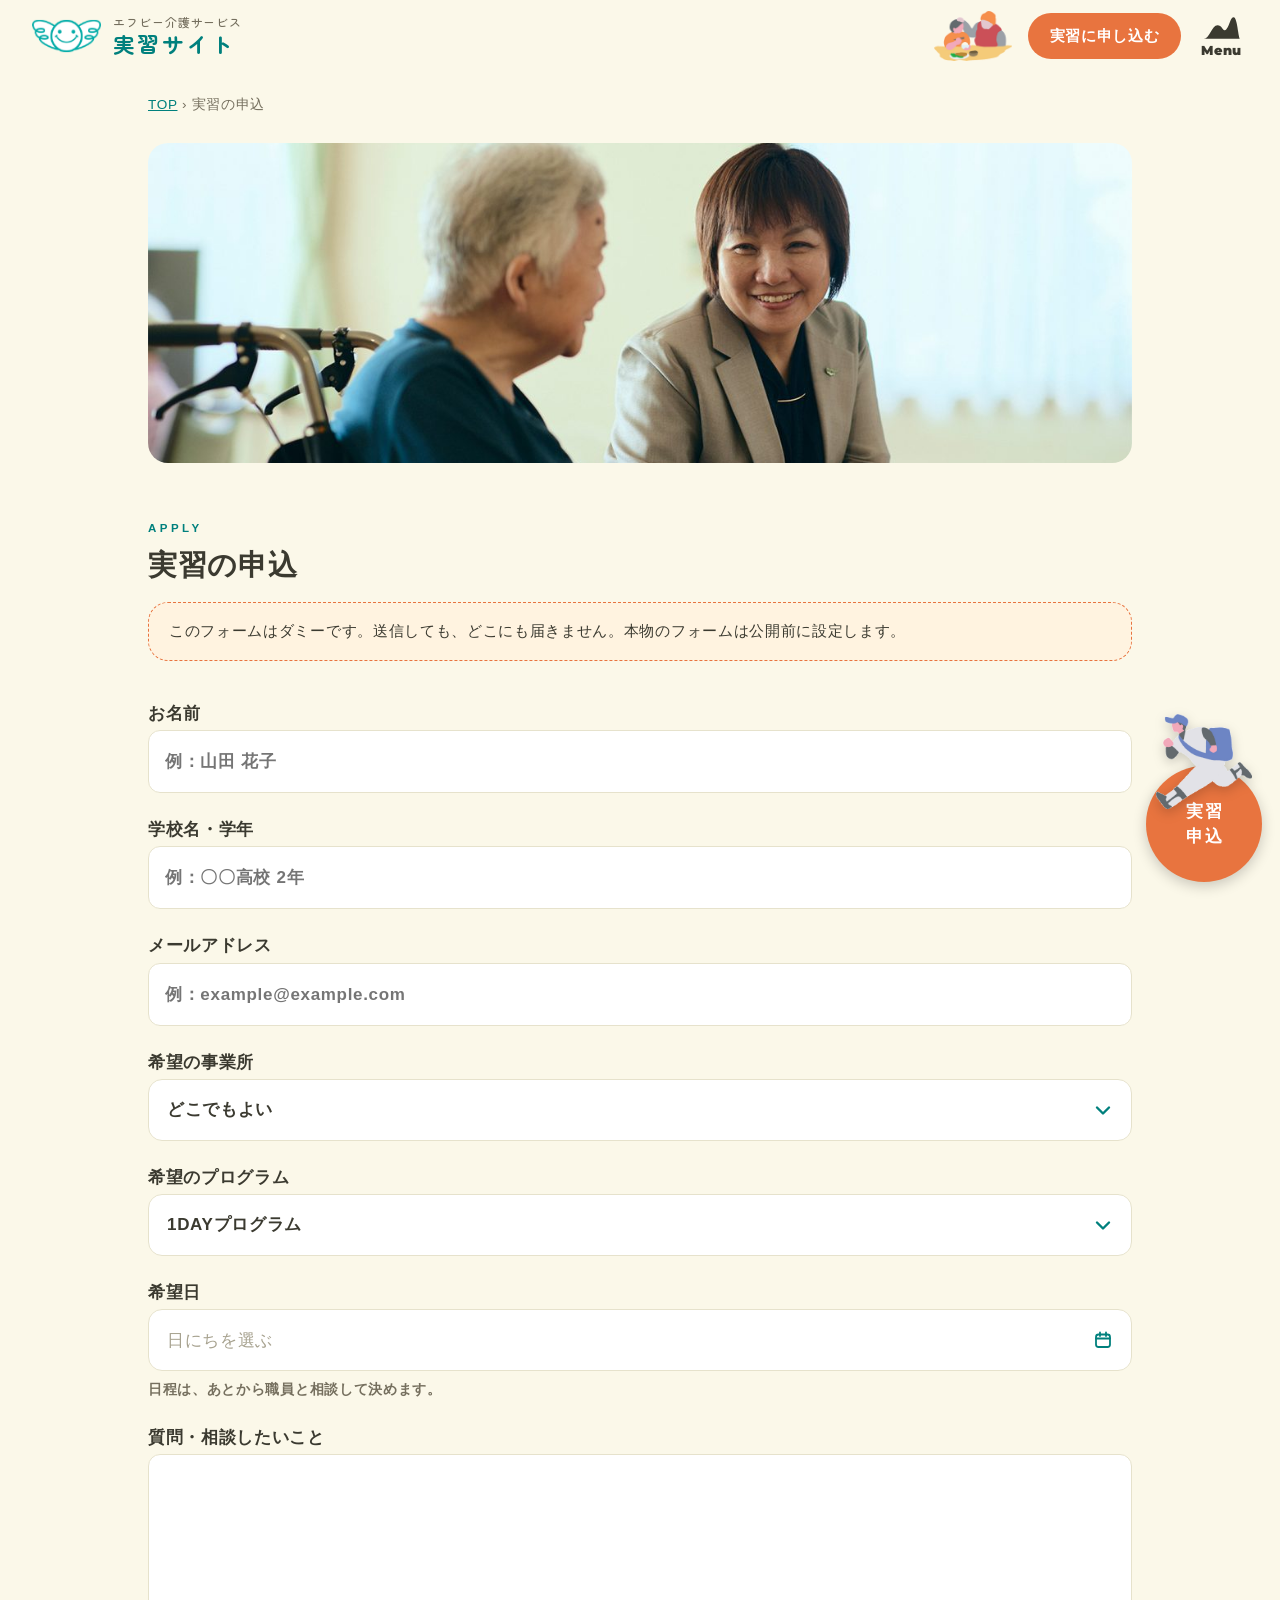
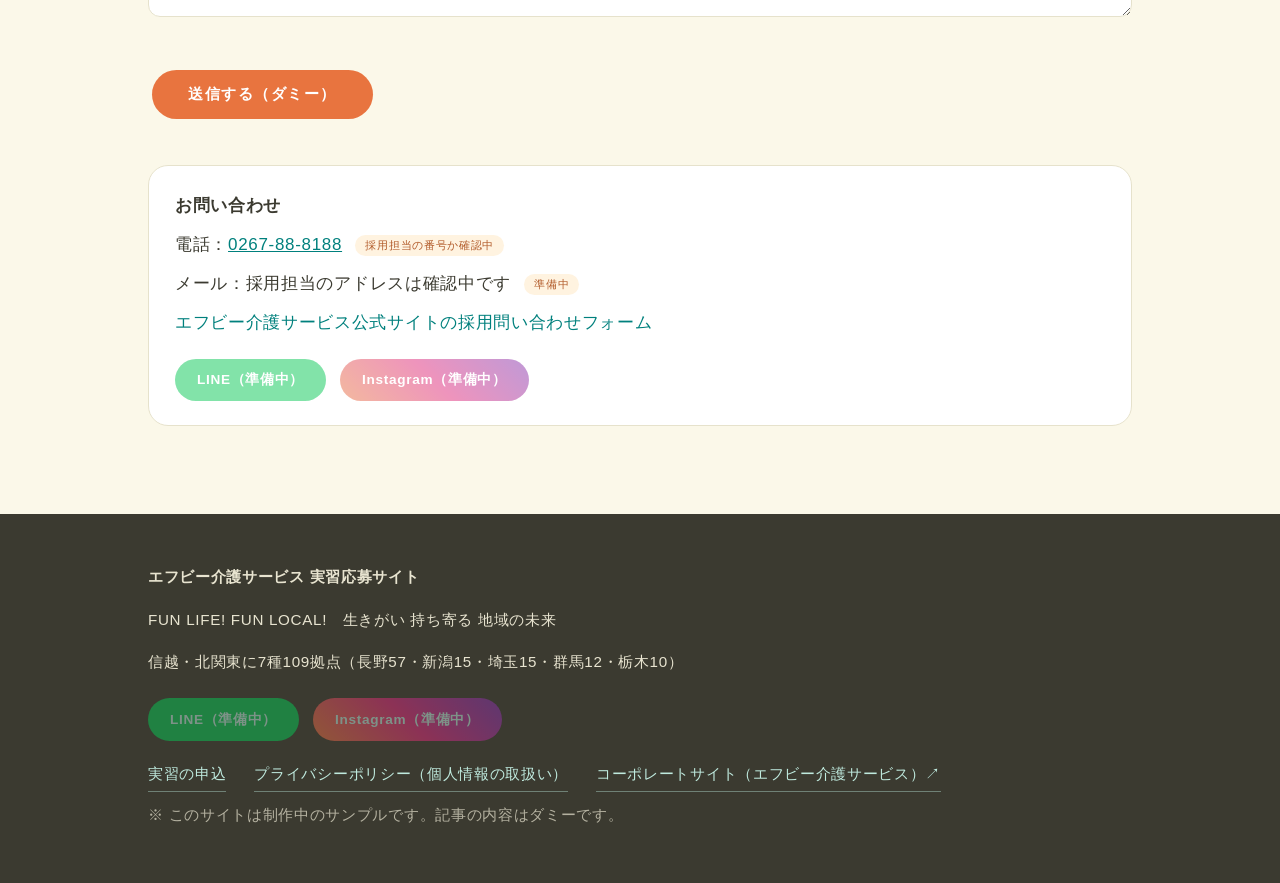
<file: apply.html>
<!doctype html><html lang="ja"><head><meta charset="utf-8"><meta name="viewport" content="width=device-width,initial-scale=1">
<title>実習の申込｜エフビー介護サービス 実習応募サイト</title><link rel="icon" href="data:image/svg+xml,%3Csvg xmlns=%27http://www.w3.org/2000/svg%27 viewBox=%270 0 32 32%27%3E%3Ccircle cx=%2716%27 cy=%2716%27 r=%2716%27 fill=%27%2300aca8%27/%3E%3C/svg%3E"><link rel="preconnect" href="https://fonts.googleapis.com"><link href="https://fonts.googleapis.com/css2?family=Montserrat:wght@900&display=swap" rel="stylesheet"><link href="https://fonts.googleapis.com/css2?family=Zen+Maru+Gothic:wght@500;700&display=swap" rel="stylesheet"><link rel="stylesheet" href="css/style.css"></head><body>
<div class="wrap page"><div class="crumb"><a href="index.html">TOP</a> › 実習の申込</div><img class="pagephoto" src="img/hero.jpg" alt="利用者さんと話す社長"><h2 class="sec"><small>APPLY</small>実習の申込</h2>
<div class="notice">このフォームはダミーです。送信しても、どこにも届きません。本物のフォームは公開前に設定します。</div>
<div id="real"></div>
<form id="dummy" class="mt" novalidate>
<label>お名前<input name="name" required placeholder="例：山田 花子"></label>
<label>学校名・学年<input name="school" placeholder="例：〇〇高校 2年"></label>
<label>メールアドレス<input name="mail" type="email" placeholder="例：example@example.com"></label>
<label>希望の事業所<select name="fac"><option>どこでもよい</option></select></label>
<label>希望のプログラム<select name="prog"><option>1DAYプログラム</option><option>5DAYSプログラム</option><option>まだ決めていない</option></select></label>
<label>希望日<input name="date" type="date"></label>
<label>質問・相談したいこと<textarea name="q" rows="4"></textarea></label>
<p class="mt"><button class="btn orange" type="submit">送信する（ダミー）</button></p><p id="done" class="notice" hidden>ダミーのため送信されていません。</p>
</form>
<div class="contact"><b>お問い合わせ</b>
<p style="margin:.4em 0" id="tel"></p><p style="margin:.4em 0" id="mail"></p><p style="margin:.4em 0" id="rf"></p>
<div class="sns" id="sns"></div></div></div>
<script src="js/config.js"></script><script src="js/articles-data.js"></script><script src="js/site.js"></script><script>layout();
FACILITIES.forEach(f=>document.querySelector("[name=fac]").insertAdjacentHTML("beforeend",`<option>${esc(f.name)}</option>`));
if(C.applyFormUrl){document.getElementById("dummy").hidden=true;document.getElementById("real").innerHTML=`<a class="btn orange" href="${esc(C.applyFormUrl)}" target="_blank" rel="noopener">申込フォームを開く</a>`;}
enhanceForm();
document.getElementById("dummy").addEventListener("submit",e=>{e.preventDefault();document.getElementById("done").hidden=false;});
document.getElementById("tel").innerHTML=C.contactTel?`電話：<a href="tel:${esc(C.contactTel)}">${esc(C.contactTel)}</a> <span class="dummy">採用担当の番号か確認中</span>`:"";
document.getElementById("mail").innerHTML=C.contactEmail?`メール：<a href="mailto:${esc(C.contactEmail)}">${esc(C.contactEmail)}</a>`:`メール：採用担当のアドレスは確認中です <span class="dummy">準備中</span>`;
document.getElementById("rf").innerHTML=C.recruitFormUrl?`<a href="${esc(C.recruitFormUrl)}" target="_blank" rel="noopener">エフビー介護サービス公式サイトの採用問い合わせフォーム</a>`:"";
document.getElementById("sns").innerHTML=snsLinks();</script></body></html>
</file>
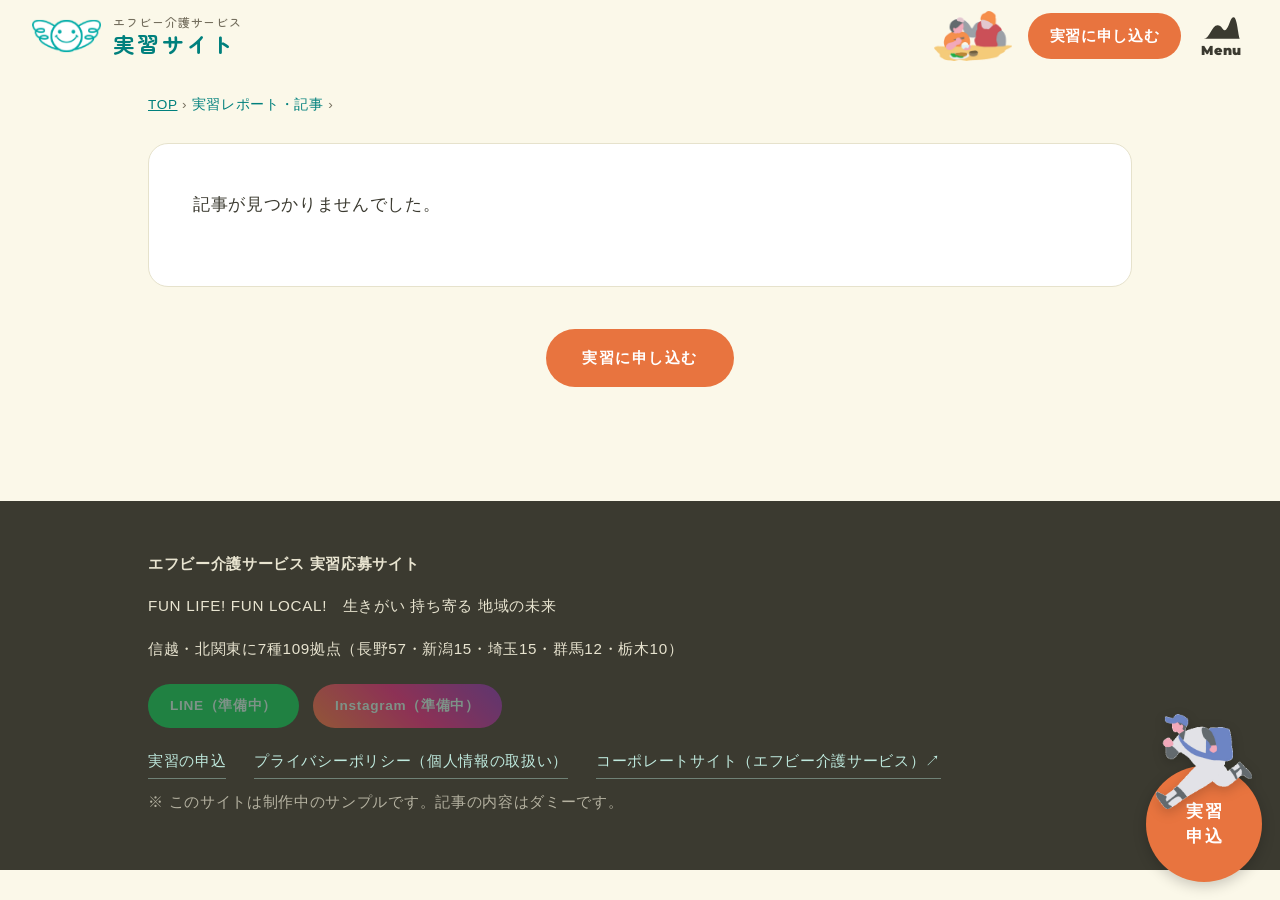
<file: article.html>
<!doctype html><html lang="ja"><head><meta charset="utf-8"><meta name="viewport" content="width=device-width,initial-scale=1">
<title>記事｜エフビー介護サービス 実習応募サイト</title><link rel="icon" href="data:image/svg+xml,%3Csvg xmlns=%27http://www.w3.org/2000/svg%27 viewBox=%270 0 32 32%27%3E%3Ccircle cx=%2716%27 cy=%2716%27 r=%2716%27 fill=%27%2300aca8%27/%3E%3C/svg%3E"><link rel="preconnect" href="https://fonts.googleapis.com"><link href="https://fonts.googleapis.com/css2?family=Montserrat:wght@900&display=swap" rel="stylesheet"><link href="https://fonts.googleapis.com/css2?family=Zen+Maru+Gothic:wght@500;700&display=swap" rel="stylesheet"><link rel="stylesheet" href="css/style.css"></head><body>
<div class="wrap page"><div class="crumb"><a href="index.html">TOP</a> › <a href="articles.html">実習レポート・記事</a> › <span id="bc"></span></div><div id="a" class="article"></div><p class="center mt"><a class="btn orange" href="apply.html">実習に申し込む</a></p></div>
<script src="js/config.js"></script><script src="js/articles-data.js"></script><script src="js/site.js"></script><script>layout();(async()=>{const id=new URLSearchParams(location.search).get("id");const a=(await loadArticles()).find(x=>String(x.id)===id);const el=document.getElementById("a");
if(!a){el.innerHTML="<p>記事が見つかりませんでした。</p>";return;}document.title=a.title+"｜エフビー介護サービス 実習";document.getElementById("bc").textContent=a.title;
const body=typeof a.body==="string"&&a.body.includes("<")&&C.source==="microcms"?a.body:esc(a.body).split("\n").map(l=>l?`<p>${l}</p>`:"").join("");
el.innerHTML=`${a.image?`<img class="pagephoto in" src="${esc(a.image)}" alt="">`:""}<span class="label ${LABELS[a.category]||""}">${esc(a.category)}</span><span class="date">${esc(a.date)}</span><h1>${esc(a.title)}</h1>${body}`;})();</script></body></html>
</file>
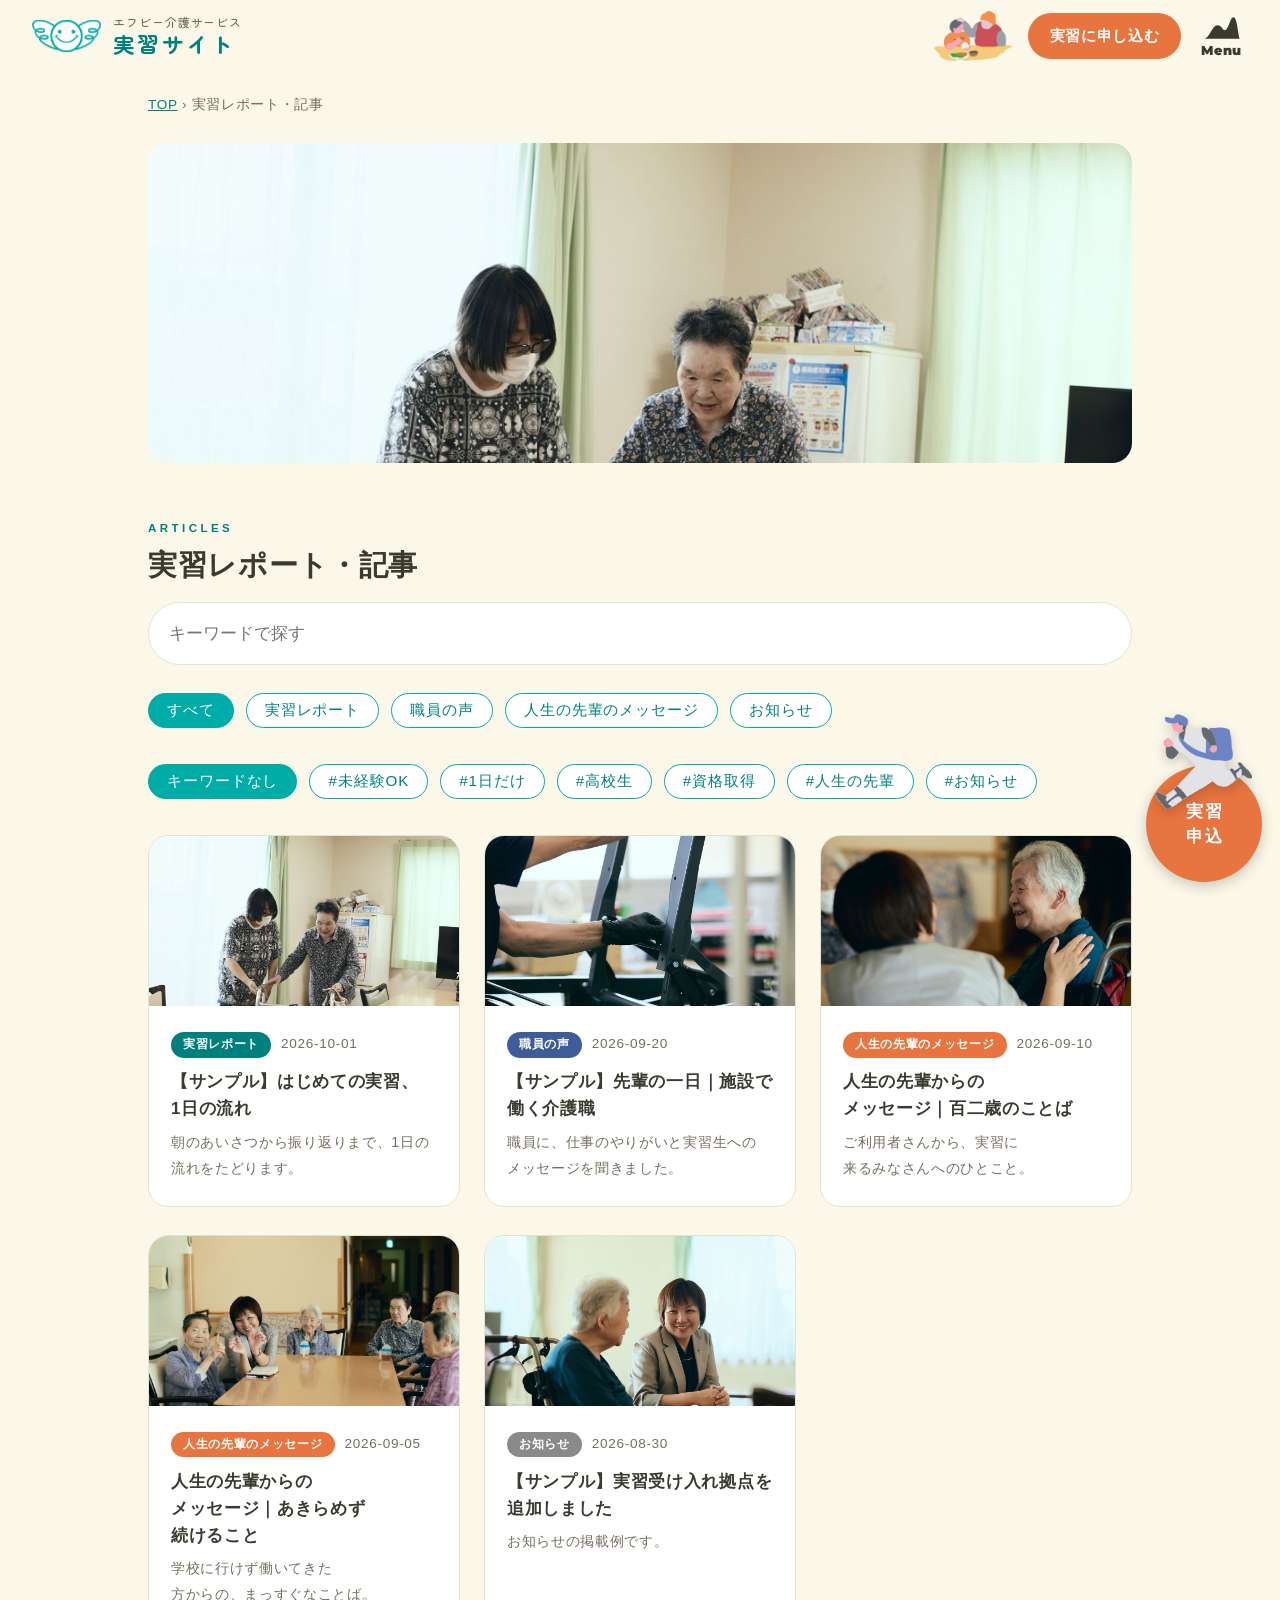
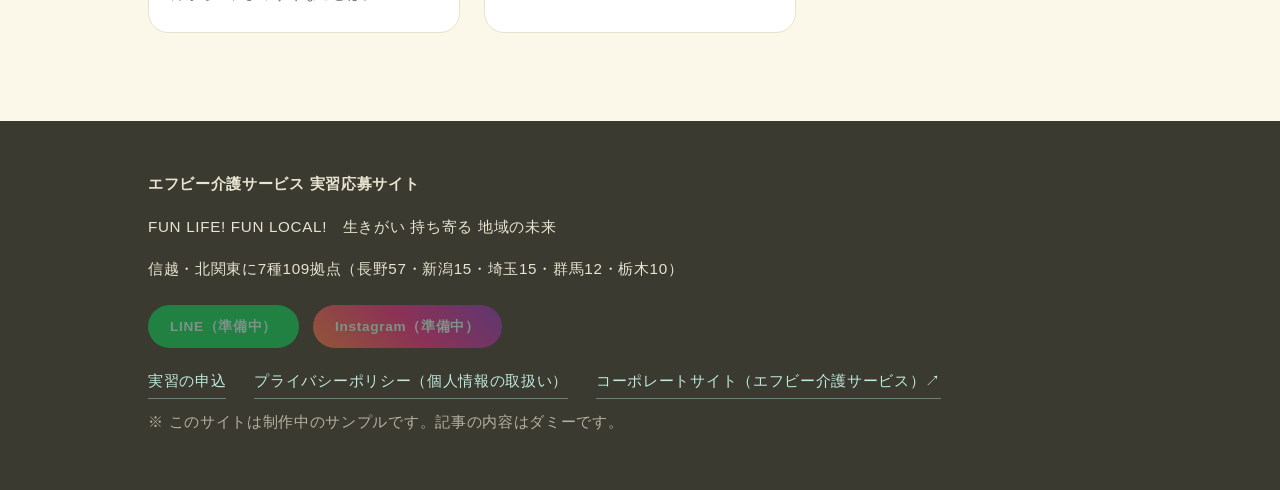
<file: articles.html>
<!doctype html><html lang="ja"><head><meta charset="utf-8"><meta name="viewport" content="width=device-width,initial-scale=1">
<title>実習レポート・記事｜エフビー介護サービス 実習応募サイト</title><link rel="icon" href="data:image/svg+xml,%3Csvg xmlns=%27http://www.w3.org/2000/svg%27 viewBox=%270 0 32 32%27%3E%3Ccircle cx=%2716%27 cy=%2716%27 r=%2716%27 fill=%27%2300aca8%27/%3E%3C/svg%3E"><link rel="preconnect" href="https://fonts.googleapis.com"><link href="https://fonts.googleapis.com/css2?family=Montserrat:wght@900&display=swap" rel="stylesheet"><link href="https://fonts.googleapis.com/css2?family=Zen+Maru+Gothic:wght@500;700&display=swap" rel="stylesheet"><link rel="stylesheet" href="css/style.css"></head><body>
<div class="wrap page"><div class="crumb"><a href="index.html">TOP</a> › 実習レポート・記事</div><img class="pagephoto" src="img/photo-walk.jpg" alt="利用者さんに寄りそう職員"><h2 class="sec"><small>ARTICLES</small>実習レポート・記事</h2>
<div class="search"><input id="q" type="search" placeholder="キーワードで探す"></div><div class="tags" id="cats"></div><div class="tags mt" id="tags"></div><div class="grid mt" id="list"></div><p id="none" class="lead" hidden>該当する記事がありません。</p></div>
<script src="js/config.js"></script><script src="js/articles-data.js"></script><script src="js/site.js"></script><script>layout();(async()=>{const all=await loadArticles();const p=new URLSearchParams(location.search);let cat=p.get("cat")||"",tag=p.get("tag")||"",q="";
const cats=["実習レポート","職員の声","人生の先輩のメッセージ","お知らせ"],tags=[...new Set(all.flatMap(x=>x.tags||[]))];
function draw(){const r=all.filter(a=>(!cat||a.category===cat)&&(!tag||(a.tags||[]).includes(tag))&&(!q||(a.title+a.summary+(a.body||"")).includes(q)));
document.getElementById("list").innerHTML=r.map(card).join("");document.getElementById("none").hidden=r.length>0;
document.getElementById("cats").innerHTML=["",...cats].map(c=>`<button class="tag ${c===cat?"on":""}" data-c="${esc(c)}">${c||"すべて"}</button>`).join("");
document.getElementById("tags").innerHTML=["",...tags].map(t=>`<button class="tag ${t===tag?"on":""}" data-t="${esc(t)}">${t?"#"+esc(t):"キーワードなし"}</button>`).join("");}
document.addEventListener("click",e=>{const b=e.target.closest("button.tag");if(!b)return;if("c"in b.dataset)cat=b.dataset.c;else tag=b.dataset.t;draw();});
document.getElementById("q").addEventListener("input",e=>{q=e.target.value;draw();});draw();})();</script></body></html>
</file>
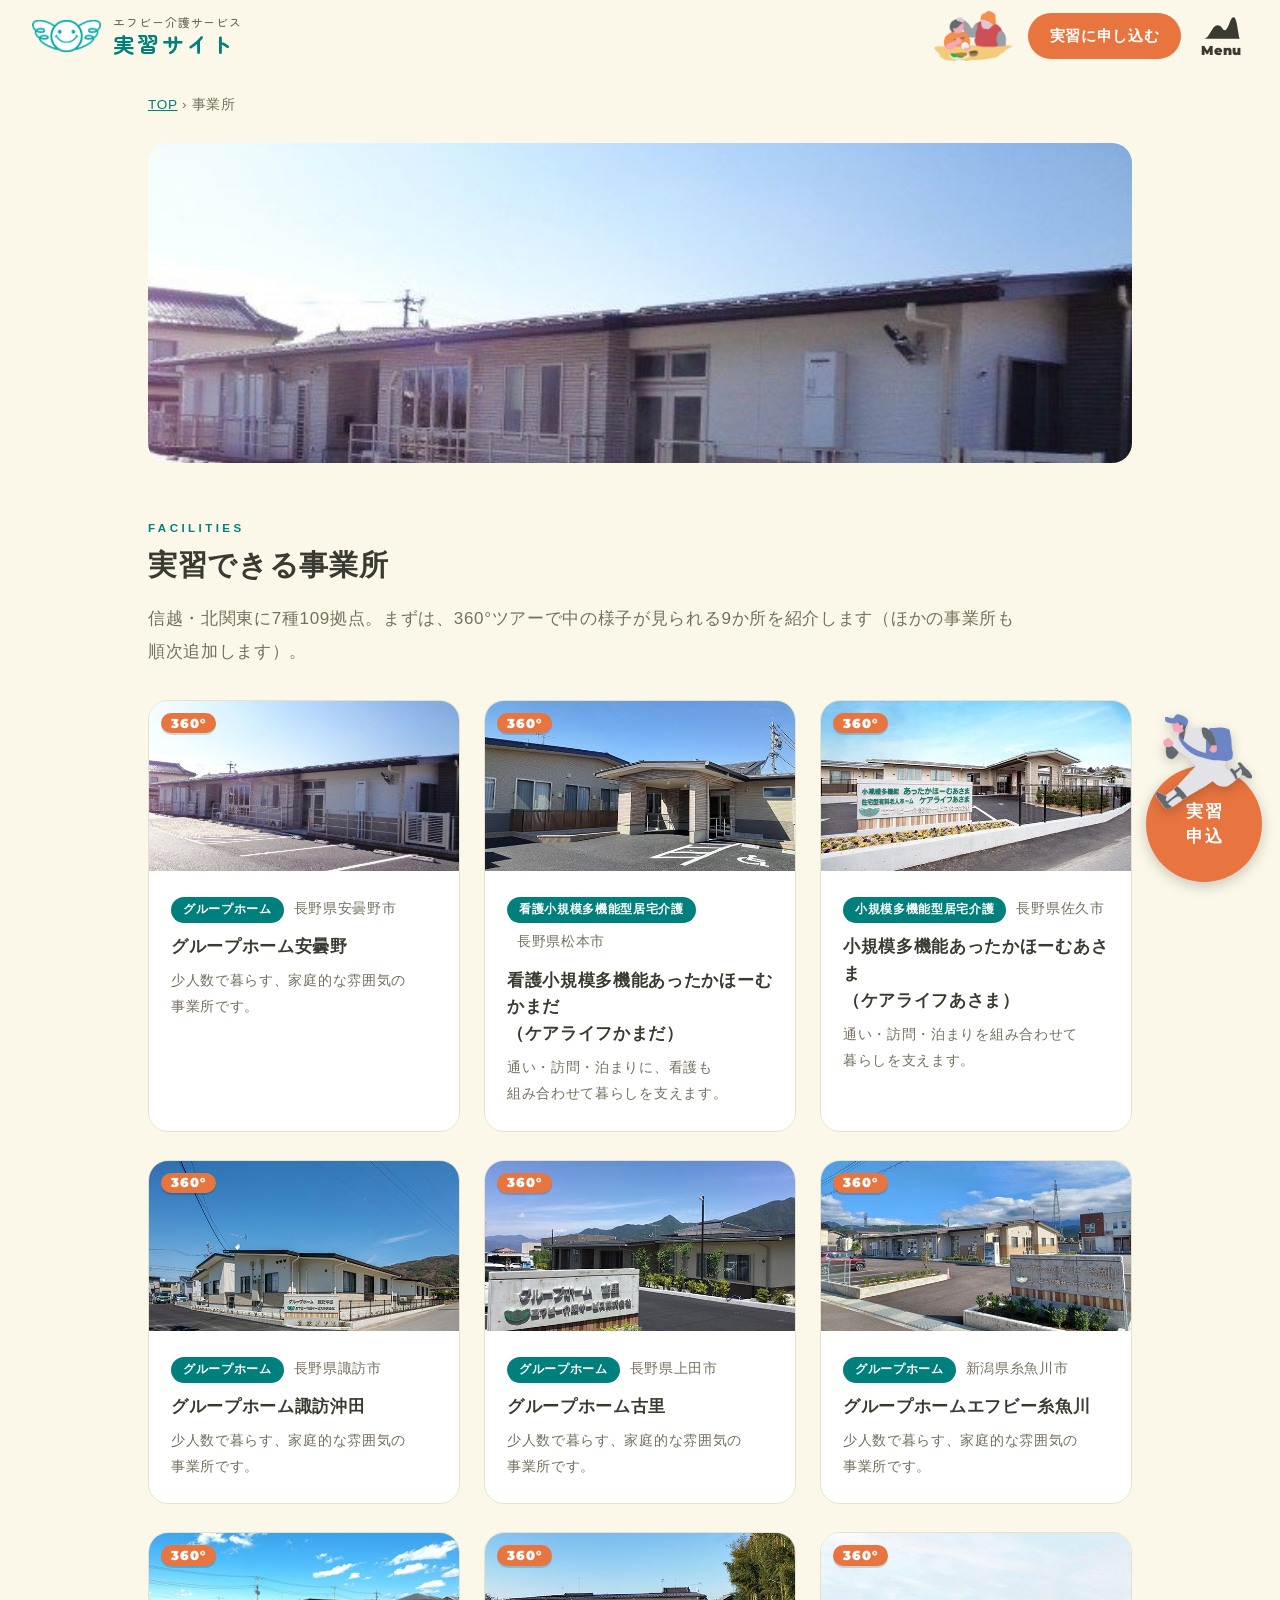
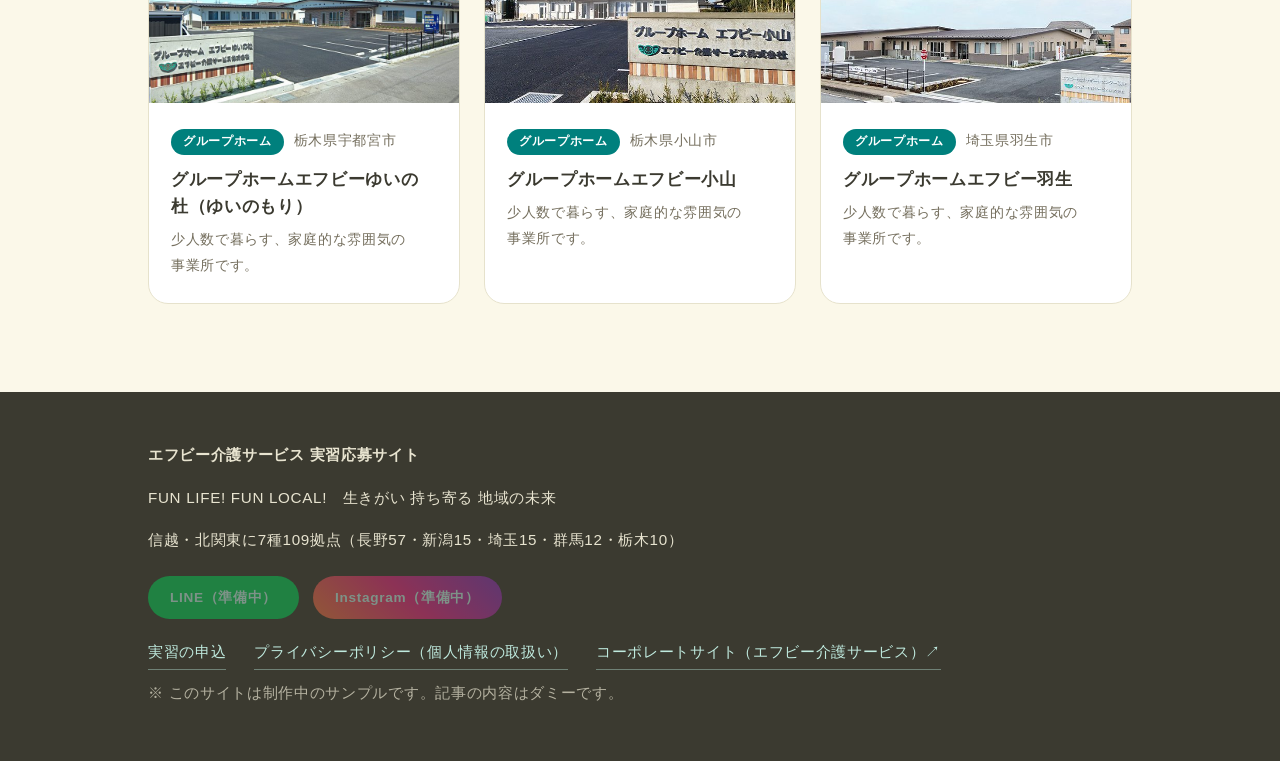
<file: facilities.html>
<!doctype html><html lang="ja"><head><meta charset="utf-8"><meta name="viewport" content="width=device-width,initial-scale=1">
<title>事業所｜エフビー介護サービス 実習応募サイト</title><link rel="icon" href="data:image/svg+xml,%3Csvg xmlns=%27http://www.w3.org/2000/svg%27 viewBox=%270 0 32 32%27%3E%3Ccircle cx=%2716%27 cy=%2716%27 r=%2716%27 fill=%27%2300aca8%27/%3E%3C/svg%3E"><link rel="preconnect" href="https://fonts.googleapis.com"><link href="https://fonts.googleapis.com/css2?family=Montserrat:wght@900&display=swap" rel="stylesheet"><link href="https://fonts.googleapis.com/css2?family=Zen+Maru+Gothic:wght@500;700&display=swap" rel="stylesheet"><link rel="stylesheet" href="css/style.css"></head><body>
<div class="wrap page"><div class="crumb"><a href="index.html">TOP</a> › 事業所</div><img class="pagephoto" src="img/fac-azumino.jpg" alt="事業所の外観"><h2 class="sec"><small>FACILITIES</small>実習できる事業所</h2>
<p class="lead">信越・北関東に7種109拠点。まずは、360°ツアーで中の様子が見られる9か所を紹介します（ほかの事業所も順次追加します）。</p><div class="grid" id="fac"></div></div>
<script src="js/config.js"></script><script src="js/articles-data.js"></script><script src="js/site.js"></script><script>layout();fillFac("fac",99);</script></body></html>
</file>
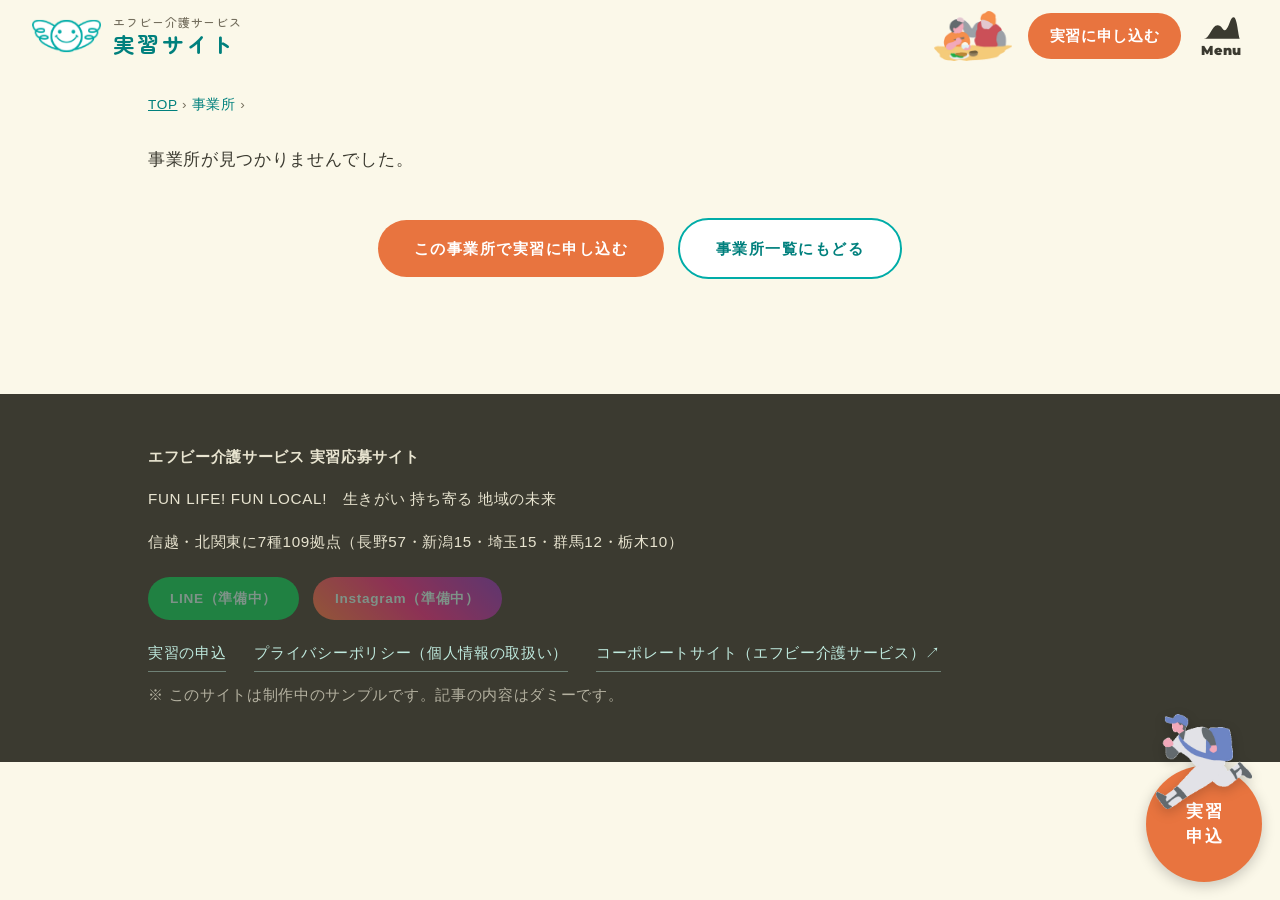
<file: facility.html>
<!doctype html><html lang="ja"><head><meta charset="utf-8"><meta name="viewport" content="width=device-width,initial-scale=1">
<title>事業所｜エフビー介護サービス 実習応募サイト</title><link rel="icon" href="data:image/svg+xml,%3Csvg xmlns=%27http://www.w3.org/2000/svg%27 viewBox=%270 0 32 32%27%3E%3Ccircle cx=%2716%27 cy=%2716%27 r=%2716%27 fill=%27%2300aca8%27/%3E%3C/svg%3E"><link rel="preconnect" href="https://fonts.googleapis.com"><link href="https://fonts.googleapis.com/css2?family=Montserrat:wght@900&display=swap" rel="stylesheet"><link href="https://fonts.googleapis.com/css2?family=Zen+Maru+Gothic:wght@500;700&display=swap" rel="stylesheet"><link rel="stylesheet" href="css/style.css"></head><body>
<div class="wrap page"><div class="crumb"><a href="index.html">TOP</a> › <a href="facilities.html">事業所</a> › <span id="bc"></span></div><div id="f"></div><p class="center mt"><a class="btn orange" href="apply.html">この事業所で実習に申し込む</a> <a class="btn ghost" href="facilities.html">事業所一覧にもどる</a></p></div>
<script src="js/config.js"></script><script src="js/articles-data.js"></script><script src="js/site.js"></script><script>layout();(()=>{const id=new URLSearchParams(location.search).get("id");const f=FACILITIES.find(x=>x.id===id);const el=document.getElementById("f");
if(!f){el.innerHTML="<p>事業所が見つかりませんでした。</p>";return;}document.title=f.name+"｜エフビー介護サービス 実習";document.getElementById("bc").textContent=f.name;
el.innerHTML=`<div class="article"><img class="pagephoto in" src="${f.img}" alt="${esc(f.name)}の外観"><span class="label">${esc(f.type)}</span><span class="date">${esc(f.area)}</span><h1>${esc(f.name).replace("多機能","多機能\u200b").replace("（","\u200b（")}</h1>
<p>${esc(f.note)}</p>
<h2 class="sec mt"><small>360° TOUR</small>360°事業所案内ツアー</h2><p>ボタンを押すと、事業所の中を360°見回せます。実習の前に、雰囲気をのぞいてみてください。</p>
<a class="tourbox" href="${f.tour}" target="_blank" rel="noopener noreferrer"><img src="${f.img}" alt="${esc(f.name)}の外観"><span class="tourbtn"><i>360°</i>ツアーを見る<em>↗</em></span></a>
<p style="color:var(--sub);font-size:.9rem">※ 外部のページ（360°ツアー）が新しいタブで開きます。</p>
<h2 class="sec mt"><small>PROGRAM</small>実習で体験できること</h2><p style="color:var(--sub)"><span class="dummy">調整中</span> 実習の内容は <a href="about.html#program">実習プログラム（1DAY・5DAYS）</a> をご覧ください。</p>
<h2 class="sec mt"><small>INFO</small>実習の基本情報</h2><table class="t"><tr><th>種別</th><td>${esc(f.type)}</td></tr><tr><th>所在地</th><td>${esc(f.area)}</td></tr><tr><th>費用</th><td>無償</td></tr><tr><th>持ち物・服装</th><td>動きやすい服装、上履き、筆記用具 <span class="dummy">ダミー</span></td></tr></table></div>`;window.scrollTo(0,0);})();</script></body></html>
</file>
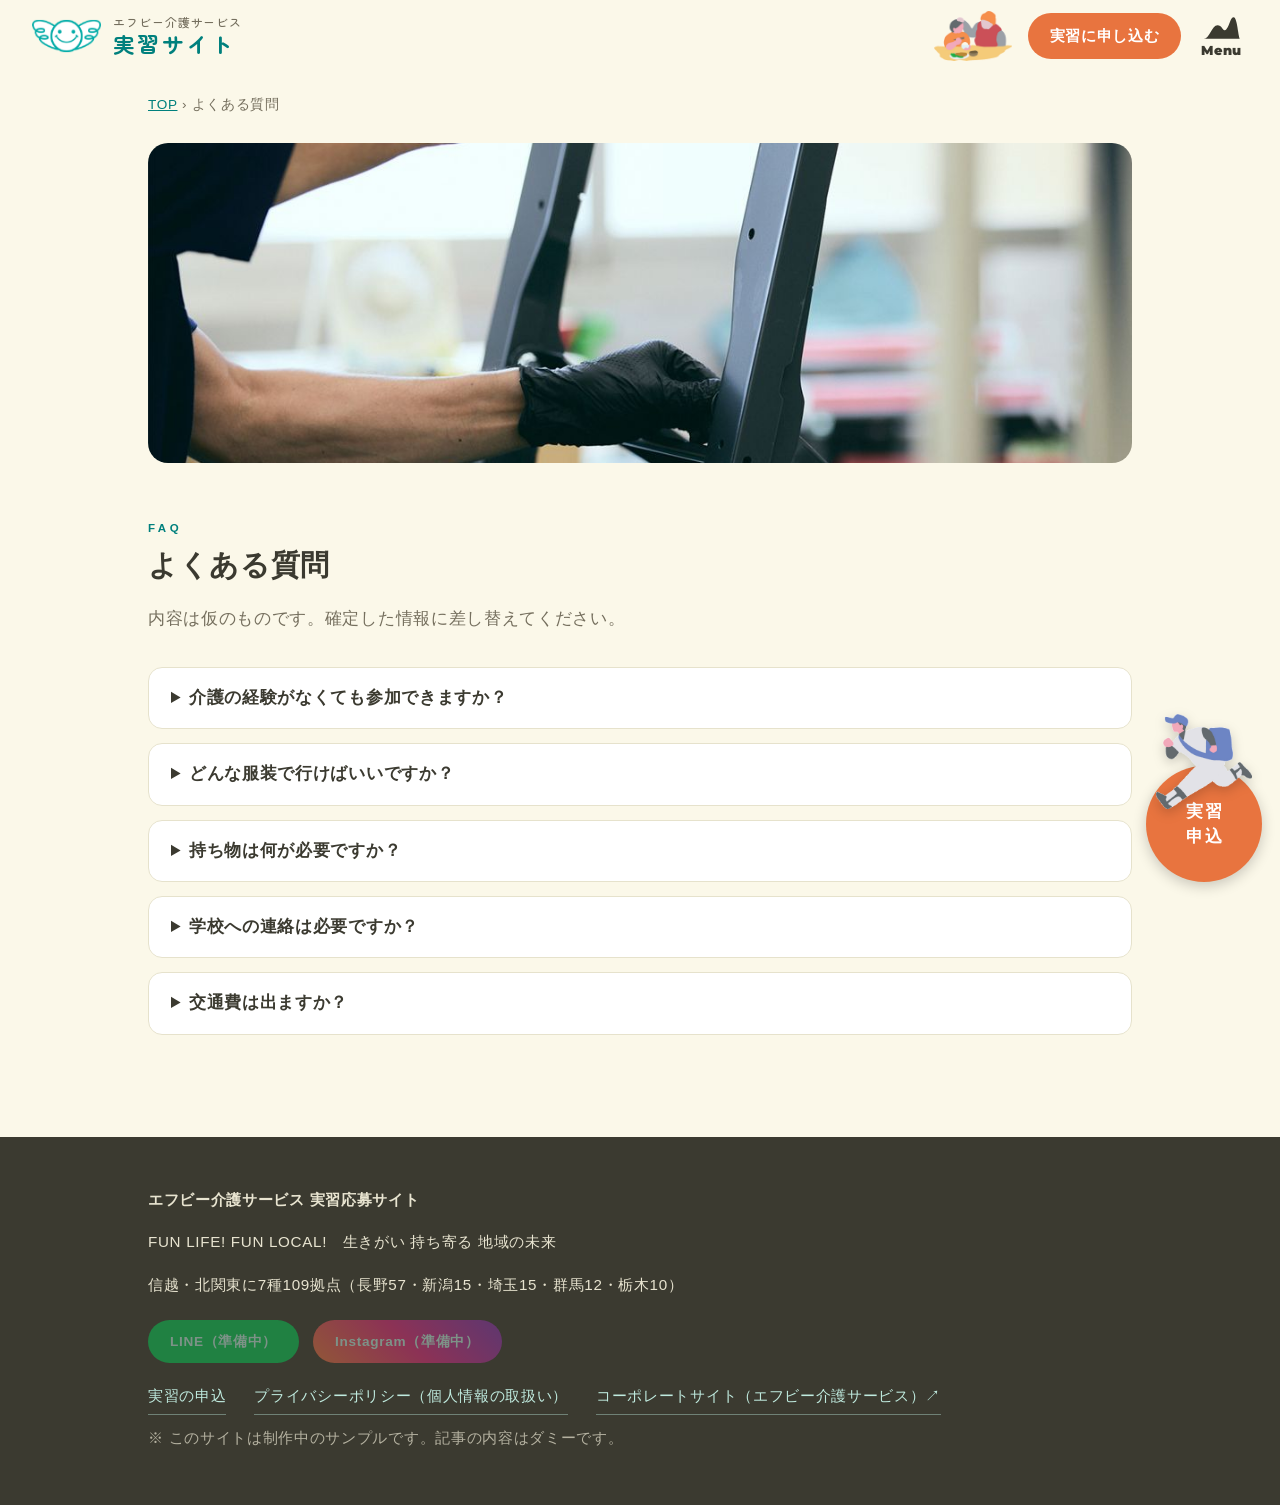
<file: faq.html>
<!doctype html><html lang="ja"><head><meta charset="utf-8"><meta name="viewport" content="width=device-width,initial-scale=1">
<title>よくある質問｜エフビー介護サービス 実習応募サイト</title><link rel="icon" href="data:image/svg+xml,%3Csvg xmlns=%27http://www.w3.org/2000/svg%27 viewBox=%270 0 32 32%27%3E%3Ccircle cx=%2716%27 cy=%2716%27 r=%2716%27 fill=%27%2300aca8%27/%3E%3C/svg%3E"><link rel="preconnect" href="https://fonts.googleapis.com"><link href="https://fonts.googleapis.com/css2?family=Montserrat:wght@900&display=swap" rel="stylesheet"><link href="https://fonts.googleapis.com/css2?family=Zen+Maru+Gothic:wght@500;700&display=swap" rel="stylesheet"><link rel="stylesheet" href="css/style.css"></head><body>
<div class="wrap page"><div class="crumb"><a href="index.html">TOP</a> › よくある質問</div><img class="pagephoto" src="img/photo-work.jpg" alt="福祉用具を扱う職員"><h2 class="sec"><small>FAQ</small>よくある質問</h2><p class="lead">内容は仮のものです。確定した情報に差し替えてください。</p>
<details><summary>介護の経験がなくても参加できますか？</summary><p>はい、大丈夫です。職員がそばでサポートします。<span class="dummy">ダミー</span></p></details><details><summary>どんな服装で行けばいいですか？</summary><p>動きやすい服装でお越しください。<span class="dummy">ダミー</span></p></details><details><summary>持ち物は何が必要ですか？</summary><p>筆記用具と上履きをお持ちください。<span class="dummy">ダミー</span></p></details><details><summary>学校への連絡は必要ですか？</summary><p>学校の先生への連絡をお願いします。<span class="dummy">ダミー</span></p></details><details><summary>交通費は出ますか？</summary><p>実習は無償です。交通費の扱いは確認中です。<span class="dummy">ダミー</span></p></details></div>
<script src="js/config.js"></script><script src="js/articles-data.js"></script><script src="js/site.js"></script><script>layout();</script></body></html>
</file>
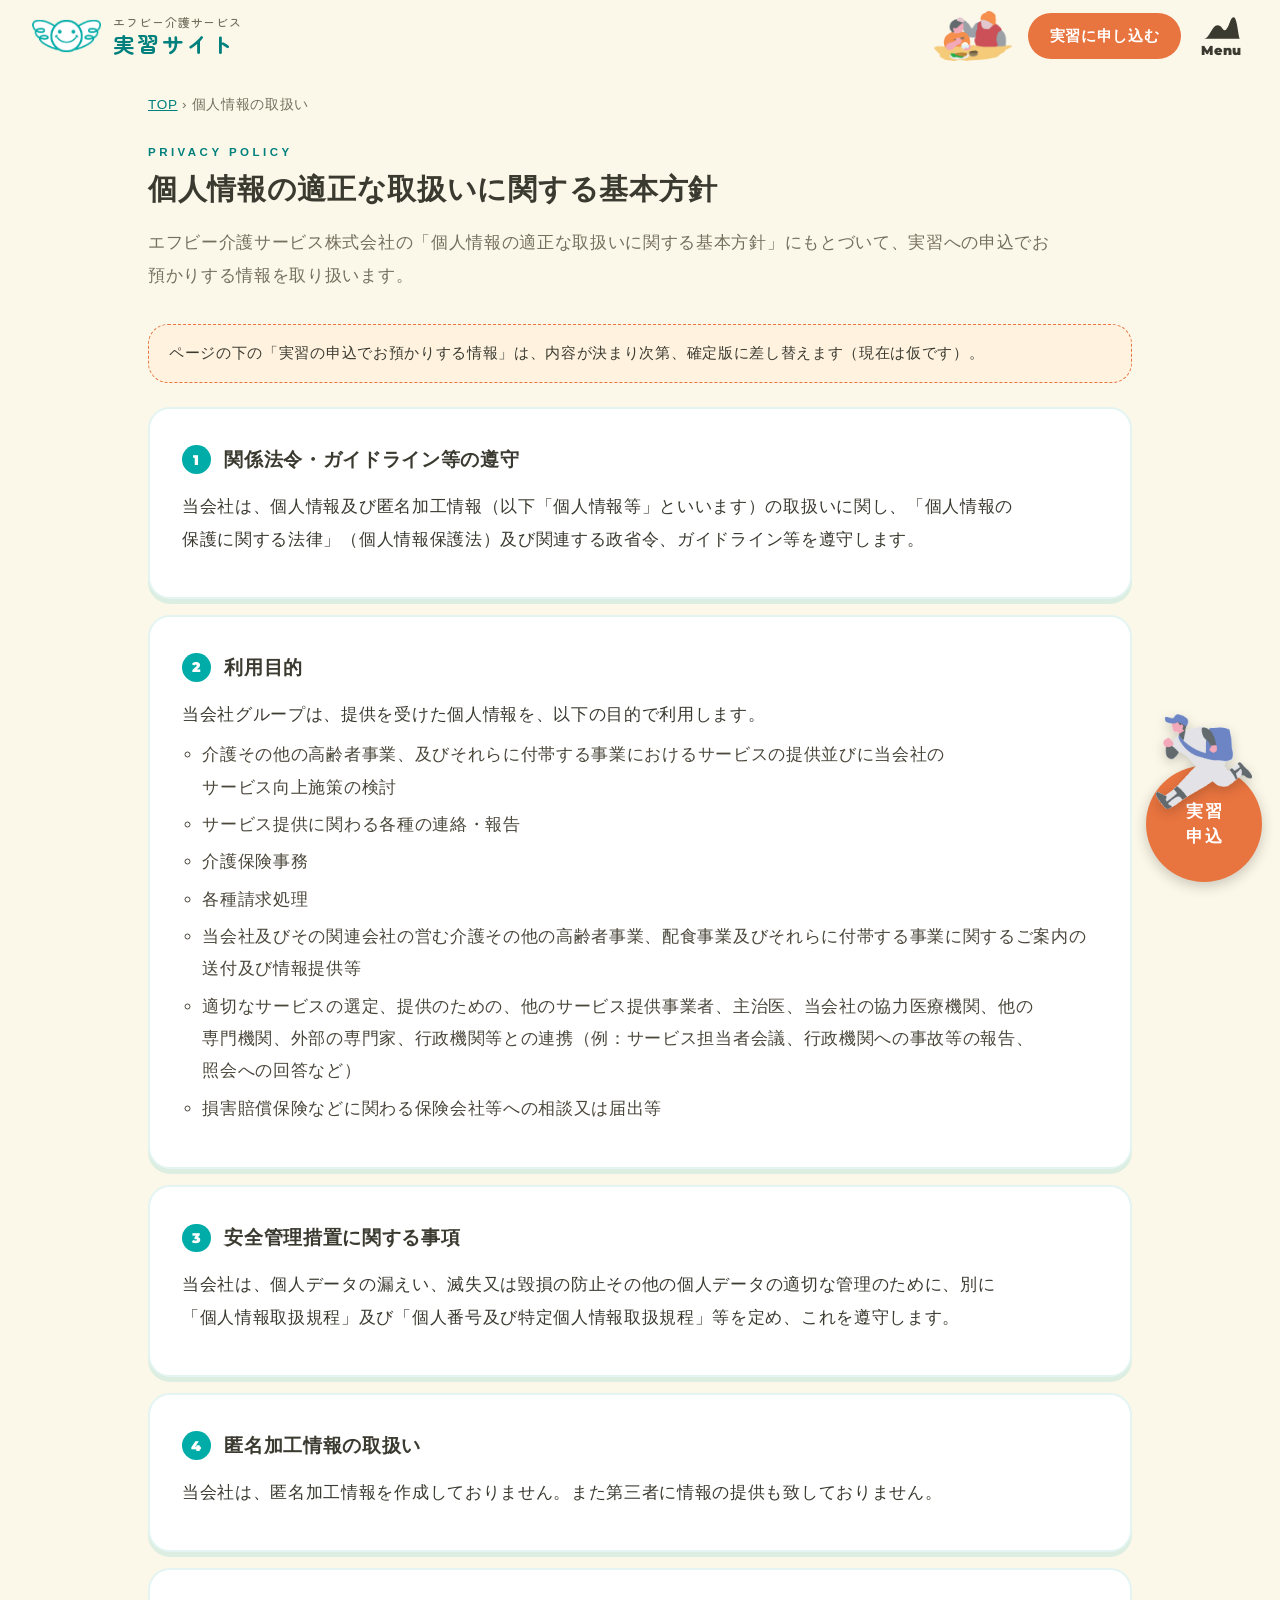
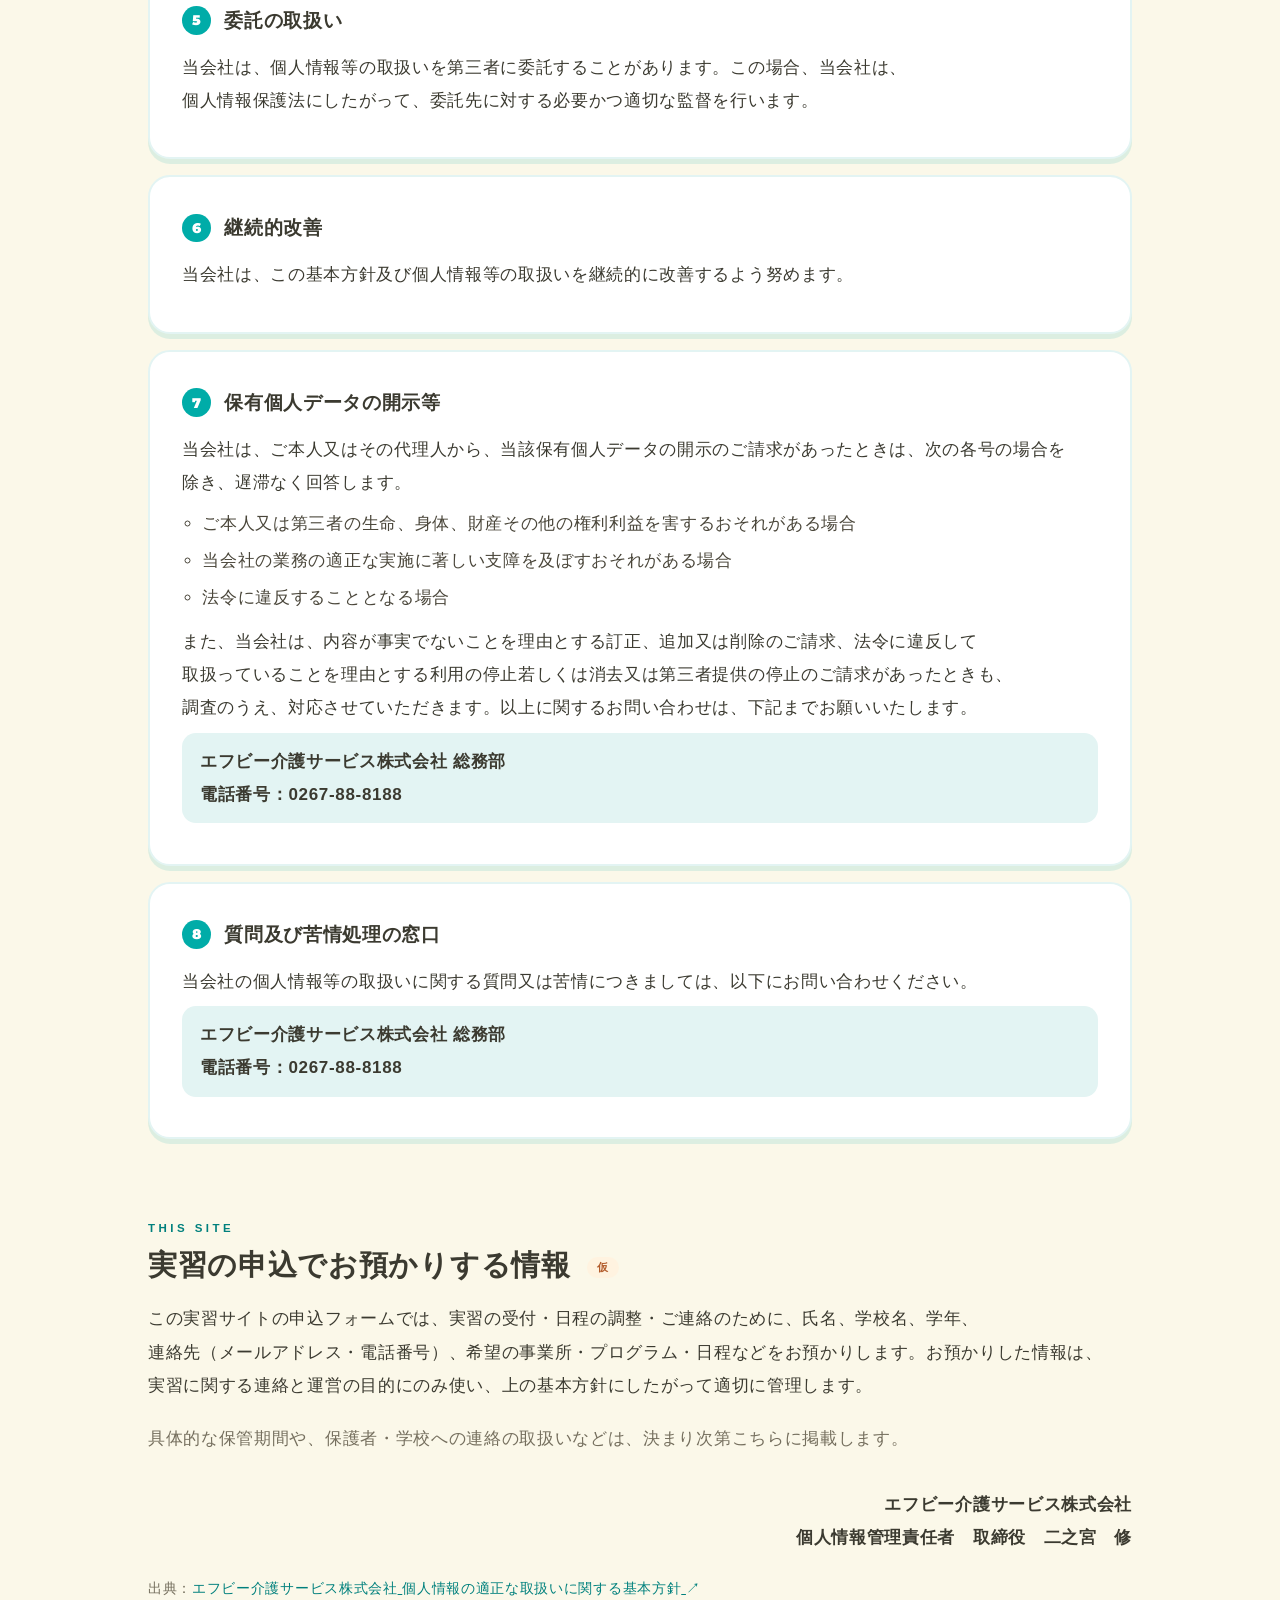
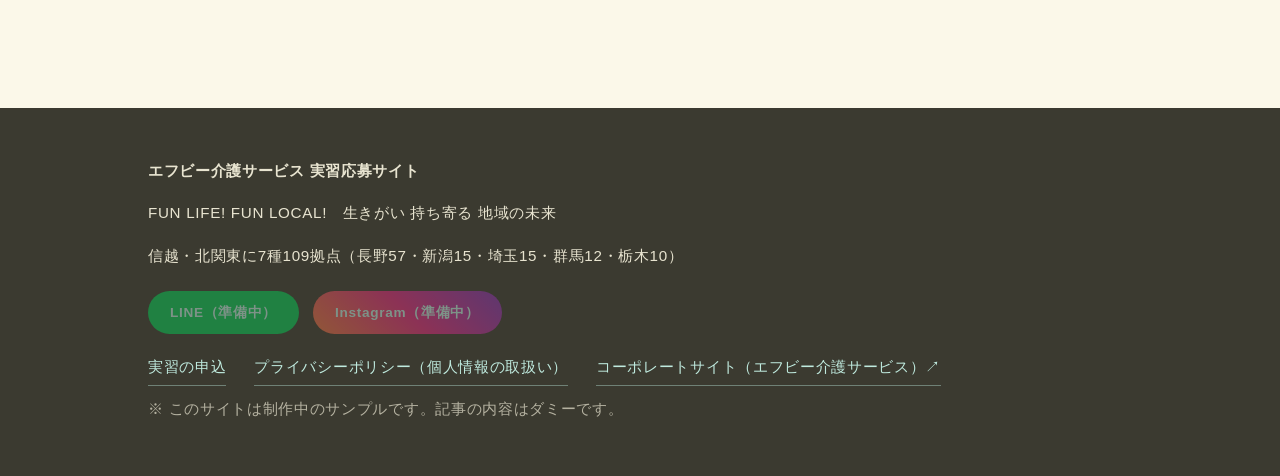
<file: privacy.html>
<!doctype html><html lang="ja"><head><meta charset="utf-8"><meta name="viewport" content="width=device-width,initial-scale=1">
<title>個人情報の取扱い｜エフビー介護サービス 実習応募サイト</title><link rel="icon" href="data:image/svg+xml,%3Csvg xmlns=%27http://www.w3.org/2000/svg%27 viewBox=%270 0 32 32%27%3E%3Ccircle cx=%2716%27 cy=%2716%27 r=%2716%27 fill=%27%2300aca8%27/%3E%3C/svg%3E"><link rel="preconnect" href="https://fonts.googleapis.com"><link href="https://fonts.googleapis.com/css2?family=Montserrat:wght@900&display=swap" rel="stylesheet"><link href="https://fonts.googleapis.com/css2?family=Zen+Maru+Gothic:wght@500;700&display=swap" rel="stylesheet"><link rel="stylesheet" href="css/style.css"></head><body>
<div class="wrap page"><div class="crumb"><a href="index.html">TOP</a> › 個人情報の取扱い</div><h2 class="sec"><small>PRIVACY POLICY</small>個人情報の適正な取扱いに関する基本方針</h2>
<p class="lead">エフビー介護サービス株式会社の「個人情報の適正な取扱いに関する基本方針」にもとづいて、実習への申込でお預かりする情報を取り扱います。</p>
<div class="notice">ページの下の「実習の申込でお預かりする情報」は、内容が決まり次第、確定版に差し替えます（現在は仮です）。</div>
<ol class="policy">
<li><h3>関係法令・ガイドライン等の遵守</h3><p>当会社は、個人情報及び匿名加工情報（以下「個人情報等」といいます）の取扱いに関し、「個人情報の保護に関する法律」（個人情報保護法）及び関連する政省令、ガイドライン等を遵守します。</p></li>
<li><h3>利用目的</h3><p>当会社グループは、提供を受けた個人情報を、以下の目的で利用します。</p><ul>
<li>介護その他の高齢者事業、及びそれらに付帯する事業におけるサービスの提供並びに当会社のサービス向上施策の検討</li>
<li>サービス提供に関わる各種の連絡・報告</li><li>介護保険事務</li><li>各種請求処理</li>
<li>当会社及びその関連会社の営む介護その他の高齢者事業、配食事業及びそれらに付帯する事業に関するご案内の送付及び情報提供等</li>
<li>適切なサービスの選定、提供のための、他のサービス提供事業者、主治医、当会社の協力医療機関、他の専門機関、外部の専門家、行政機関等との連携（例：サービス担当者会議、行政機関への事故等の報告、照会への回答など）</li>
<li>損害賠償保険などに関わる保険会社等への相談又は届出等</li></ul></li>
<li><h3>安全管理措置に関する事項</h3><p>当会社は、個人データの漏えい、滅失又は毀損の防止その他の個人データの適切な管理のために、別に「個人情報取扱規程」及び「個人番号及び特定個人情報取扱規程」等を定め、これを遵守します。</p></li>
<li><h3>匿名加工情報の取扱い</h3><p>当会社は、匿名加工情報を作成しておりません。また第三者に情報の提供も致しておりません。</p></li>
<li><h3>委託の取扱い</h3><p>当会社は、個人情報等の取扱いを第三者に委託することがあります。この場合、当会社は、個人情報保護法にしたがって、委託先に対する必要かつ適切な監督を行います。</p></li>
<li><h3>継続的改善</h3><p>当会社は、この基本方針及び個人情報等の取扱いを継続的に改善するよう努めます。</p></li>
<li><h3>保有個人データの開示等</h3><p>当会社は、ご本人又はその代理人から、当該保有個人データの開示のご請求があったときは、次の各号の場合を除き、遅滞なく回答します。</p><ul>
<li>ご本人又は第三者の生命、身体、財産その他の権利利益を害するおそれがある場合</li><li>当会社の業務の適正な実施に著しい支障を及ぼすおそれがある場合</li><li>法令に違反することとなる場合</li></ul>
<p>また、当会社は、内容が事実でないことを理由とする訂正、追加又は削除のご請求、法令に違反して取扱っていることを理由とする利用の停止若しくは消去又は第三者提供の停止のご請求があったときも、調査のうえ、対応させていただきます。以上に関するお問い合わせは、下記までお願いいたします。</p>
<p class="pcontact">エフビー介護サービス株式会社 総務部<br>電話番号：0267-88-8188</p></li>
<li><h3>質問及び苦情処理の窓口</h3><p>当会社の個人情報等の取扱いに関する質問又は苦情につきましては、以下にお問い合わせください。</p><p class="pcontact">エフビー介護サービス株式会社 総務部<br>電話番号：0267-88-8188</p></li>
</ol>
<h2 class="sec mt"><small>THIS SITE</small>実習の申込でお預かりする情報 <span class="dummy">仮</span></h2>
<p>この実習サイトの申込フォームでは、実習の受付・日程の調整・ご連絡のために、氏名、学校名、学年、連絡先（メールアドレス・電話番号）、希望の事業所・プログラム・日程などをお預かりします。お預かりした情報は、実習に関する連絡と運営の目的にのみ使い、上の基本方針にしたがって適切に管理します。</p>
<p style="color:var(--sub)">具体的な保管期間や、保護者・学校への連絡の取扱いなどは、決まり次第こちらに掲載します。</p>
<p class="signoff">エフビー介護サービス株式会社<br>個人情報管理責任者　取締役　二之宮　修</p>
<p style="color:var(--sub);font-size:.9rem">出典：<a href="https://www.fb-kaigo.co.jp/privacy" target="_blank" rel="noopener noreferrer">エフビー介護サービス株式会社 個人情報の適正な取扱いに関する基本方針 ↗</a></p></div>
<script src="js/config.js"></script><script src="js/articles-data.js"></script><script src="js/site.js"></script><script>layout();</script></body></html>
</file>
<file: css/style.css>
/* 余白を大きく、行間を広く。参考：息を吸える余白感（suu-haa.jp）。色はエフビーのロゴ色 */
:root{
  --mint:#00aca8;--mint-d:#00807d;--mint-l:#e0f5f4;
  --cream:#fbf8e9;--ink:#3b3a30;--sub:#756f5e;--accent:#e8743f;--sun:#f6c445;--line:#e6e2cc;
  --r:20px;--gap:clamp(48px,7vw,88px);
}
*{box-sizing:border-box}
html{scroll-behavior:smooth}
body{margin:0;font-family:"游ゴシック体","Yu Gothic",YuGothic,"Hiragino Kaku Gothic ProN","Noto Sans JP",sans-serif;font-weight:400;color:var(--ink);background:var(--cream);font-size:17px;line-height:1.95;letter-spacing:.04em}
img{max-width:100%}a{color:var(--mint-d)}
p{margin:0 0 1.2em}
.wrap{max-width:1040px;margin:0 auto;padding:0 28px}
/* header */
header.site{position:sticky;top:0;z-index:20;background:rgba(251,248,233,.94);backdrop-filter:blur(6px)}
header.site .wrap{display:flex;align-items:center;gap:20px;min-height:72px;flex-wrap:wrap;padding-top:6px;padding-bottom:6px}
.logo{font-weight:700;color:var(--mint-d);text-decoration:none;font-size:.95rem;display:flex;align-items:center;gap:12px;line-height:1.4}
.logo img{height:34px;width:auto}
.crumb{font-size:.85rem;color:var(--sub);padding:20px 0 24px}
/* hero */
.hero{position:relative;overflow:hidden;background:linear-gradient(#bfeceb,#d9f2ef 55%,var(--cream));padding:clamp(56px,8vw,96px) 0 clamp(170px,21vw,230px);text-align:center}
.hero svg.mt-bg{position:absolute;left:0;bottom:0;width:100%;height:clamp(150px,20vw,230px)}
.hero .cloud{position:absolute;background:#fff;border-radius:99px;opacity:.85}
.hero .c1{width:220px;height:56px;left:6%;top:18%}.hero .c2{width:160px;height:42px;right:8%;top:30%}.hero .c3{width:120px;height:32px;left:22%;top:62%}
.hero .wrap{position:relative;z-index:1}
.eyebrow{letter-spacing:.3em;color:var(--mint-d);font-weight:700;font-size:.8rem}
.fun{font-family:Montserrat,sans-serif;font-size:clamp(2.4rem,9vw,5.2rem);line-height:1.1;font-weight:900;letter-spacing:.01em;margin:.5em 0 .1em;color:var(--mint-d)}
.fun span{display:inline-block}.fun .l2{color:var(--accent)}
.hero h1{font-size:clamp(1.3rem,3.2vw,1.75rem);line-height:1.8;margin:0 0 1.2em;font-weight:700}
.hero p.msg{font-size:1.1rem;line-height:2.2;margin:0 auto 2em;max-width:30em}
.btn{display:inline-block;background:var(--mint);color:#fff;padding:14px 36px;border-radius:99px;font-weight:700;text-decoration:none;border:0;cursor:pointer;font-size:.95rem;letter-spacing:.1em;margin:6px 4px}
.btn.orange{background:var(--accent)}.btn.ghost{background:#fff;color:var(--mint-d);border:2px solid var(--mint)}
/* sections */
section.block{padding:var(--gap) 0 0}section.block:last-of-type{padding-bottom:var(--gap)}
section.block.alt{background:#fff;padding-bottom:var(--gap);margin-top:var(--gap)}
section.block.alt+section.block{padding-top:var(--gap)}
.page{padding-bottom:var(--gap)}
h2.sec{font-size:clamp(1.4rem,3vw,1.8rem);line-height:1.6;margin:0 0 .5em;font-weight:700}
h2.sec small{display:block;color:var(--mint-d);font-size:.72rem;letter-spacing:.3em;margin-bottom:.4em}
h2.sec.mt{margin-top:clamp(48px,7vw,80px)}
.lead{color:var(--sub);margin:0 0 32px}
.grid{display:grid;gap:28px 24px;grid-template-columns:repeat(auto-fill,minmax(290px,1fr))}
.card{background:#fff;border-radius:var(--r);overflow:hidden;text-decoration:none;color:inherit;display:block;border:1px solid var(--line)}
section.alt .card{background:var(--cream)}
a.card:hover{transform:translateY(-4px);transition:.2s}
.card .thumb{height:170px;display:flex;align-items:center;justify-content:center;font-size:2.6rem;background:var(--mint-l)}
.card .thumb img{width:100%;height:100%;object-fit:cover}.card .thumb.ph{padding:0}
.card .body{padding:20px 22px 24px}.card h3{font-size:1.05rem;margin:.6em 0 .4em;line-height:1.6}
.card .body p{line-height:1.8;font-size:.95rem}
.label{display:inline-block;font-size:.78rem;font-weight:700;color:#fff;padding:1px 12px;border-radius:99px;background:var(--mint-d);line-height:1.9}
.label.l-voice{background:#3e5c9a}.label.l-senpai{background:var(--accent)}.label.l-news{background:#8a8a8a}
.date{color:var(--sub);font-size:.85rem;margin-left:10px}
.tags{display:flex;gap:12px;flex-wrap:wrap}.tag{border:1.5px solid var(--mint);background:#fff;color:var(--mint-d);padding:6px 18px;border-radius:99px;font-size:.95rem;cursor:pointer;text-decoration:none;font-family:inherit;letter-spacing:.06em}
.tag.on,.tag:hover{background:var(--mint);color:#fff}
.steps{display:grid;gap:24px;grid-template-columns:repeat(auto-fit,minmax(200px,1fr));padding:0;margin:0;list-style:none;counter-reset:s}
.steps li{background:var(--cream);border-radius:var(--r);padding:24px 22px 26px;border:1px solid var(--line);line-height:1.9}
.steps li:before{counter-increment:s;content:counter(s);display:flex;width:40px;height:40px;border-radius:50%;background:var(--mint);color:#fff;font-weight:700;align-items:center;justify-content:center;margin-bottom:14px}
.nums{display:grid;grid-template-columns:repeat(auto-fit,minmax(140px,1fr));gap:24px;text-align:center}
.nums div{background:#fff;border-radius:var(--r);padding:22px 14px;border:1px solid var(--line);line-height:1.6}.nums b{display:block;font-size:2.4rem;color:var(--mint-d);font-weight:700}
.pick{display:grid;gap:28px;grid-template-columns:repeat(auto-fit,minmax(300px,1fr))}
.pick a{border-radius:var(--r);padding:32px 30px;text-decoration:none;color:#fff;background:linear-gradient(135deg,var(--mint),var(--mint-d));line-height:1.9}
.pick a:nth-child(2){background:linear-gradient(135deg,#f6a57f,var(--accent))}.pick a b{font-size:1.15rem;display:block;margin-bottom:.4em}
/* FUN band */
.band{font-family:Montserrat,sans-serif;overflow:hidden;white-space:nowrap;background:var(--mint);color:#fff;padding:22px 0;margin-top:calc(var(--gap)*.6);font-weight:900;font-size:clamp(1.3rem,4vw,2rem);letter-spacing:.12em}
.band div{display:inline-block;animation:slide 28s linear infinite}
.band span{margin:0 1.2em}.band span:nth-child(even){color:var(--sun)}
@keyframes slide{to{transform:translateX(-50%)}}
@media(prefers-reduced-motion:reduce){.band div{animation:none}}
.mission{text-align:center;font-size:1.1rem;line-height:2.2}
.mission p{margin:0}.mission b{color:var(--mint-d)}
.video{aspect-ratio:16/7;border-radius:var(--r);background:var(--ink);color:#fff;display:flex;align-items:center;justify-content:center;text-align:center}
.mt{margin-top:36px}.center{text-align:center}
.notice{background:#fff3e0;border:1px dashed var(--accent);border-radius:var(--r);padding:14px 20px;font-size:.95rem;line-height:1.9;margin-bottom:8px}
.dummy{display:inline-block;background:#fff3e0;color:#b25b2a;font-size:.7rem;padding:0 10px;border-radius:99px;margin-left:8px;vertical-align:middle;line-height:1.9}
details{background:#fff;border:1px solid var(--line);border-radius:14px;padding:14px 22px;margin-bottom:14px}summary{cursor:pointer;font-weight:700;line-height:1.9}details p{margin:.8em 0 0}
.article{background:#fff;border-radius:var(--r);padding:clamp(24px,4vw,44px);border:1px solid var(--line);line-height:2}.article h1{font-size:1.5rem;line-height:1.8;margin:.6em 0 1.2em}
table.t{width:100%;border-collapse:collapse;background:#fff;line-height:1.9}.t th,.t td{border:1px solid var(--line);padding:14px 16px;text-align:left;vertical-align:top}.t th{background:var(--mint-l);width:28%;font-weight:700}
form label{display:block;margin:20px 0 6px;font-weight:700}form input,form select,form textarea{width:100%;padding:14px 16px;border:1.5px solid var(--line);border-radius:12px;font:inherit;background:#fff;letter-spacing:.04em}
.search{display:flex;gap:8px;margin-bottom:28px}.search input{flex:1;padding:14px 20px;border-radius:99px;border:1.5px solid var(--line);font:inherit;background:#fff}
.sns{display:flex;gap:14px;flex-wrap:wrap;margin-top:20px}.sns a{padding:8px 22px;border-radius:99px;color:#fff;text-decoration:none;font-weight:700;font-size:.85rem}
.sns .line{background:#06c755}.sns .insta{background:linear-gradient(45deg,#e8743f,#dd2a7b,#8134af)}.sns a.off{opacity:.5;pointer-events:none}
.contact{background:#fff;border:1px solid var(--line);border-radius:var(--r);padding:24px 26px;margin-top:40px;line-height:1.9}
footer.site{background:var(--ink);color:#e8e4d0;padding:48px 0 40px;font-size:.95rem;line-height:2}footer.site a{color:#bfeade}
footer.site p{margin:0 0 .8em}
.fab{position:fixed;right:18px;bottom:18px;z-index:30;width:86px;height:86px;border-radius:50%;background:var(--accent);color:#fff;font-weight:700;font-size:.75rem;text-align:center;display:flex;align-items:center;justify-content:center;text-decoration:none;box-shadow:0 4px 14px rgba(0,0,0,.2);line-height:1.5;letter-spacing:.05em}
@media(max-width:640px){body{font-size:16px}.wrap{padding:0 22px}.fab{width:72px;height:72px}}
/* 実習の流れ（枠・矢印・STEP番号） */
.flow{list-style:none;margin:0 auto;padding:0;max-width:760px}
.flow li.step{display:flex;align-items:center;gap:22px;background:#fff;border:3px solid var(--mint);border-left-width:3px;border-radius:6px;padding:22px 24px;position:relative}
.flow .ill{height:130px;width:auto;max-width:170px;object-fit:contain;flex:none}
.flow .st-body{flex:1}.flow h3{margin:0 0 .3em;font-size:1.3rem;color:var(--mint-d);line-height:1.5}.flow p{margin:0;font-size:1rem;line-height:1.8}
.flow .badge{flex:none;width:76px;height:76px;border-radius:50%;background:var(--mint);color:#fff;font-weight:900;font-family:Montserrat,sans-serif;font-size:1.6rem;display:flex;flex-direction:column;align-items:center;justify-content:center;line-height:1;margin-left:-6px}
.flow .badge small{font-size:.6rem;letter-spacing:.15em;margin-bottom:3px}
.flow li.arrow{height:34px;margin:0 auto;width:56px;background:var(--sun);clip-path:polygon(0 0,100% 0,50% 100%);margin-top:6px;margin-bottom:6px}
/* 余白のイラスト */
.rel{position:relative}
.deco{position:absolute;z-index:0;pointer-events:none;width:clamp(70px,9vw,130px);height:auto}
.d-hero1{left:5%;bottom:clamp(60px,9vw,120px);transform:rotate(-8deg);z-index:2}
.d-hero2{right:6%;bottom:clamp(90px,12vw,170px);transform:rotate(7deg);z-index:2}
.d-mis1{left:6%;top:50%;transform:translateY(-30%) rotate(-6deg)}
.d-mis2{right:6%;top:60%;transform:translateY(-30%) rotate(8deg)}
.trio{display:flex;justify-content:center;gap:clamp(12px,3vw,32px);margin-bottom:32px}
.trio img{width:clamp(64px,9vw,96px);height:auto}.trio img:nth-child(2){transform:translateY(-10px) rotate(-4deg)}.trio img:nth-child(1){transform:rotate(5deg)}.trio img:nth-child(3){transform:rotate(-6deg)}
@media(max-width:760px){
 .flow li.step{flex-wrap:wrap;gap:14px;padding:20px 18px}.flow .st-body{flex:1 1 0;min-width:0}.flow .ill{order:3;flex:0 0 100%;width:100%;height:120px;max-width:none}.flow .badge{width:64px;height:64px;font-size:1.3rem;margin-left:0}
 .d-mis1,.d-mis2{display:none}.d-hero1{left:3%}.d-hero2{right:3%}
}

.iv{display:flex;gap:clamp(20px,4vw,48px);align-items:center;background:#fff;border:1px solid var(--line);border-radius:var(--r);padding:clamp(20px,3vw,32px);text-decoration:none;color:inherit}
.iv img{width:clamp(130px,26vw,260px);aspect-ratio:1;object-fit:cover;border-radius:var(--r);flex:none}
.iv-body{min-width:0}.iv h3{font-size:clamp(1.1rem,2.4vw,1.45rem);line-height:1.7;margin:.6em 0}.iv p{color:var(--sub);margin:0 0 1em}.iv .btn{margin:0}
@media(max-width:640px){.iv{flex-direction:column;align-items:stretch}.iv img{width:100%;max-height:260px;aspect-ratio:auto}}

/* メニュー（右からスライド） */
header.site .wrap{justify-content:space-between}
.hbtns{display:flex;align-items:center;gap:14px;margin-left:auto}
.hbtns .cta{background:var(--accent);color:#fff;font-weight:700;padding:8px 22px;border-radius:99px;text-decoration:none;font-size:.95rem}
.menubtn{background:none;border:0;cursor:pointer;color:var(--ink);display:flex;flex-direction:column;align-items:center;gap:2px;font-family:Montserrat,sans-serif;font-weight:900;font-size:.8rem;letter-spacing:.05em;padding:4px 6px}
.menubtn svg{width:38px;height:26px}
.menuveil{position:fixed;inset:0;background:rgba(20,40,38,.45);z-index:90}
.menupanel{position:fixed;top:0;right:0;bottom:0;width:min(420px,90vw);background:var(--mp);color:#fff;z-index:100;overflow-y:auto;padding:120px 36px 48px;transform:translateX(100%);transition:transform .3s ease;-webkit-mask:url("data:image/svg+xml,%3Csvg xmlns='http://www.w3.org/2000/svg' viewBox='0 0 420 110' preserveAspectRatio='none'%3E%3Cpath d='M0 110V70C40 70 50 30 90 30S140 66 175 48S200 6 235 6S285 56 320 44S375 24 420 56V110Z'/%3E%3C/svg%3E") 0 0/100% 110px no-repeat,linear-gradient(#000,#000) 0 109px/100% calc(100% - 109px) no-repeat;mask:url("data:image/svg+xml,%3Csvg xmlns='http://www.w3.org/2000/svg' viewBox='0 0 420 110' preserveAspectRatio='none'%3E%3Cpath d='M0 110V70C40 70 50 30 90 30S140 66 175 48S200 6 235 6S285 56 320 44S375 24 420 56V110Z'/%3E%3C/svg%3E") 0 0/100% 110px no-repeat,linear-gradient(#000,#000) 0 109px/100% calc(100% - 109px) no-repeat}
.menupanel.on{transform:none}
.mface{position:absolute;top:42px;left:18px;width:72px;filter:brightness(0) invert(1);opacity:.9}
.mttl{font-family:Montserrat,sans-serif;font-weight:900;font-size:1.9rem;text-align:center;margin:0 0 36px;padding:12px 0;border-top:2px dashed rgba(255,255,255,.6);border-bottom:2px dashed rgba(255,255,255,.6);letter-spacing:.04em}
.menupanel h2{font-size:1rem;margin:28px 0 8px;font-weight:700;letter-spacing:.1em}
.menupanel ul{list-style:none;margin:0;padding:0}.menupanel li a{display:flex;align-items:center;gap:12px;color:#fff;text-decoration:none;padding:7px 0;font-size:1rem}
.menupanel li a i{width:20px;height:20px;border-radius:50%;background:rgba(255,255,255,.35);flex:none;position:relative}
.menupanel li a i:after{content:"";position:absolute;left:7px;top:5px;border-left:7px solid #fff;border-top:5px solid transparent;border-bottom:5px solid transparent}
.menupanel ul.plain{margin-top:30px}.menupanel ul.plain a{font-weight:700;padding:9px 0}
.mcta{display:flex;justify-content:space-between;align-items:center;margin-top:36px;background:var(--mp-cta);color:#fff;text-decoration:none;font-weight:700;padding:16px 28px;border-radius:99px}
.mclose{display:block;margin:36px auto 0;background:none;border:2px solid #fff;color:#fff;border-radius:99px;padding:8px 32px;font-family:Montserrat,sans-serif;font-weight:900;cursor:pointer;font-size:1rem}
body.menu-open{overflow:hidden}
/* 各ページの写真 */
.pagephoto{display:block;width:100%;height:clamp(160px,28vw,320px);object-fit:cover;object-position:center 30%;border-radius:var(--r);margin:0 0 clamp(32px,5vw,56px)}
.pagephoto.in{height:clamp(180px,32vw,360px);margin-bottom:28px}
@media(max-width:640px){.hbtns .cta{display:none}.menupanel{padding:64px 26px 40px}}
:root{--mp:#e8743f;--mp-cta:#00807d}
header.site .wrap{max-width:none;padding-left:clamp(16px,2.5vw,36px);padding-right:clamp(16px,2.5vw,36px)}
.hero .eyebrow{font-size:clamp(1.05rem,2.6vw,1.5rem);letter-spacing:.3em}.hero .fun{margin-top:.05em}

.pick .pk{position:relative;overflow:hidden;display:block;padding:34px 36px 38px;border-radius:28px;background:var(--mint-l);color:var(--ink);border:1.5px solid rgba(0,172,168,.28);transition:transform .25s,box-shadow .25s}
.pick .pk2{background:#fdeee4;border-color:rgba(240,138,93,.35)}
.pick .pk:hover{transform:translateY(-5px);box-shadow:0 14px 28px rgba(0,0,0,.09)}
.pk small{display:block;font-family:Montserrat,sans-serif;font-weight:900;letter-spacing:.3em;font-size:.72rem;color:var(--mint-d);margin-bottom:.6em}
.pk2 small{color:#c4592a}
.pk b{display:block;font-size:1.3rem;line-height:1.6;margin-bottom:.5em}
.pk span{display:block;color:var(--sub);line-height:1.9;max-width:15em}
.pk .go{position:absolute;right:28px;bottom:26px;width:52px;height:52px;border-radius:50%;background:var(--mint);color:#fff;display:flex;align-items:center;justify-content:center;font-style:normal;font-size:1.3rem;transition:transform .25s}
.pk2 .go{background:var(--accent)}.pk:hover .go{transform:translateX(5px)}
.pk img{position:absolute;right:40px;top:22px;width:clamp(64px,9vw,96px);height:auto;opacity:.9;transform:rotate(6deg)}
@media(max-width:640px){.pick .pk{padding:28px 24px 34px}.pk img{width:64px;right:22px}.pk .go{width:46px;height:46px}}
.pick a.pk{background:var(--mint-l);color:var(--ink)}.pick a.pk2{background:#fdeee4}
.pick .pk img{width:clamp(56px,7vw,72px);top:20px;right:34px}.pick .pk{min-height:200px}

.video.ph{position:relative;overflow:hidden;background:var(--ink)}
.video.ph img{position:absolute;inset:0;width:100%;height:100%;object-fit:cover;filter:brightness(.8);object-position:center 40%}
.video .play{position:relative;z-index:1;width:clamp(64px,10vw,96px);height:clamp(64px,10vw,96px);border-radius:50%;background:rgba(255,255,255,.92);box-shadow:0 6px 20px rgba(0,0,0,.25)}
.video .play:after{content:"";position:absolute;left:54%;top:50%;transform:translate(-50%,-50%);border-left:clamp(20px,3vw,30px) solid var(--accent);border-top:clamp(13px,2vw,19px) solid transparent;border-bottom:clamp(13px,2vw,19px) solid transparent}
.video .vcap{position:absolute;z-index:1;left:0;right:0;bottom:14px;text-align:center;color:#fff;font-size:.85rem;letter-spacing:.1em;text-shadow:0 1px 6px rgba(0,0,0,.5)}
a.card{transition:transform .3s ease,box-shadow .3s ease}
a.card:hover{transform:translateY(-12px) scale(1.02);box-shadow:0 22px 40px rgba(0,0,0,.14)}
.card .thumb{overflow:hidden}.card .thumb img{transition:transform .5s ease}
a.card:hover .thumb img{transform:scale(1.1)}
.pick .pk:hover{transform:translateY(-10px);box-shadow:0 22px 40px rgba(0,0,0,.13)}
.pk:hover .go{transform:translateX(8px) scale(1.1)}
@media(prefers-reduced-motion:reduce){a.card:hover,.pick .pk:hover{transform:none}}
/* ページ遷移 */
@keyframes pgin{from{opacity:0}to{opacity:1}}
body{animation:pgin .55s ease both}

@media(prefers-reduced-motion:reduce){body{animation:none}html{transition:none}}
.flinks{display:flex;flex-wrap:wrap;gap:8px 28px;margin:18px 0 8px}.flinks a{color:#bfeade;text-decoration:none;border-bottom:1px solid rgba(191,234,222,.4);padding-bottom:2px}.flinks a:hover{border-color:#fff;color:#fff}
/* ボタンの動き */
.btn,.hbtns .cta,.tag,.mcta,.mclose,.fab{transition:transform .3s ease,box-shadow .3s ease,background-color .3s ease,color .3s ease,border-color .3s ease}
.btn:hover,.hbtns .cta:hover,.mcta:hover{transform:translateY(-5px) scale(1.06);box-shadow:0 12px 24px rgba(0,0,0,.16)}
.btn.ghost:hover{background:var(--mint);color:#fff;border-color:var(--mint)}
.btn.orange:hover,.hbtns .cta:hover{background:#e8743f}
.btn:active,.hbtns .cta:active{transform:translateY(-1px) scale(1.02)}
.tag:hover{transform:translateY(-4px) scale(1.06);box-shadow:0 8px 16px rgba(0,0,0,.12)}
.fab:hover{transform:scale(1.14) rotate(-6deg);box-shadow:0 10px 24px rgba(0,0,0,.28)}
.mclose:hover{background:#fff;color:var(--mp);transform:scale(1.08)}
.menubtn{transition:transform .3s ease}.menubtn:hover{transform:translateY(-3px) scale(1.1)}
@media(prefers-reduced-motion:reduce){.btn:hover,.hbtns .cta:hover,.mcta:hover,.tag:hover,.fab:hover,.mclose:hover,.menubtn:hover{transform:none}}

/* ページ遷移：コースターの人たちがニコニコ */
.pgov{position:fixed;inset:0;z-index:300;background:var(--cream);display:flex;align-items:center;justify-content:center;gap:clamp(14px,3vw,26px);pointer-events:none;opacity:0;transition:opacity .45s ease;animation:pgov-out .7s ease .1s both}
html.leaving .pgov{opacity:1;pointer-events:auto;animation:none}
.pgov img{width:clamp(44px,7vw,64px);height:auto;animation:nikoniko .9s ease-in-out infinite}
.pgov img:nth-child(2){animation-delay:.15s}.pgov img:nth-child(3){animation-delay:.3s}
@keyframes nikoniko{0%,100%{transform:translateY(0) rotate(-6deg) scale(1)}50%{transform:translateY(-12px) rotate(6deg) scale(1.1)}}
@keyframes pgov-out{from{opacity:1}to{opacity:0}}
@media(prefers-reduced-motion:reduce){.pgov{display:none}}
.card{transition:transform .3s ease,box-shadow .3s ease}
.card:hover{transform:translateY(-12px) scale(1.02);box-shadow:0 22px 40px rgba(0,0,0,.14)}
.card:hover .thumb img{transform:scale(1.1)}
@media(prefers-reduced-motion:reduce){.card:hover{transform:none}}

/* 申込ボタン：大きく・ちょっと遊ぶ */
.fab{width:116px;height:116px;font-size:1.05rem;letter-spacing:.08em;flex-direction:column;gap:0;animation:fabfloat 3.2s ease-in-out infinite}
.fab .fabtx{display:block}
.fab img{position:absolute;top:-22px;left:50%;width:44px;height:auto;margin-left:-22px;background:#fff;border-radius:50%;padding:4px;box-shadow:0 3px 8px rgba(0,0,0,.18);animation:fabnod 3.2s ease-in-out infinite;transform-origin:50% 100%}
.fab:hover{animation:none}
@keyframes fabfloat{0%,100%{transform:translateY(0)}45%{transform:translateY(-10px)}55%{transform:translateY(-10px)}}
@keyframes fabnod{0%,60%,100%{transform:rotate(0)}68%{transform:rotate(-14deg)}76%{transform:rotate(12deg)}84%{transform:rotate(-8deg)}92%{transform:rotate(0)}}
@media(max-width:640px){.fab{width:96px;height:96px;font-size:.9rem}.fab span{margin-top:16px}.fab img{width:38px;margin-left:-19px;top:-18px}}
@media(prefers-reduced-motion:reduce){.fab,.fab img{animation:none}}

.fab .fabtx{margin-top:22px}
.fab .fabfaces{position:absolute;top:-24px;left:50%;transform:translateX(-50%);display:flex;width:max-content;gap:2px;margin:0}
.fab .fabfaces img{position:static;width:38px;margin:0;top:auto;left:auto;padding:3px;animation:fabnod 3.2s ease-in-out infinite}
.fab .fabfaces img:nth-child(1){animation-delay:.0s}.fab .fabfaces img:nth-child(2){animation-delay:.25s;margin-top:-8px}.fab .fabfaces img:nth-child(3){animation-delay:.5s}
@media(max-width:640px){.fab .fabfaces img{width:30px}.fab .fabfaces{top:-20px}.fab .fabtx{margin-top:18px}}
@media(prefers-reduced-motion:reduce){.fab .fabfaces img{animation:none}}
section.block.alt+section.block.alt{margin-top:0;padding-top:0}
section.alt .nums div{background:var(--cream)}

/* 申込ボタン：走る人 */
.fab .fabrun{position:absolute;top:-52px;left:50%;width:96px;height:auto;margin-left:-48px;padding:0;background:none;border-radius:0;box-shadow:none;transform-origin:50% 100%;animation:fabrun 1.5s ease-in-out infinite;filter:drop-shadow(0 4px 6px rgba(0,0,0,.18))}
.fab .fabtx{margin-top:34px}
.fab:hover .fabrun{animation-duration:.9s}
@keyframes fabrun{0%,100%{transform:translateY(0) rotate(-3deg)}50%{transform:translateY(-7px) rotate(3deg)}}
@media(max-width:640px){.fab .fabrun{width:76px;margin-left:-38px;top:-40px}.fab .fabtx{margin-top:26px}}
@media(prefers-reduced-motion:reduce){.fab .fabrun{animation:none}}
/* TOP：文字が弾んで登場 */
.fun .ch{display:inline-block;font-style:normal;opacity:0;animation:chpop .9s cubic-bezier(.2,1.4,.4,1) both;transform-origin:50% 100%}
.fun .sp{display:inline-block;width:.3em;font-style:normal}
@keyframes chpop{0%{opacity:0;transform:translateY(70px) scale(.5) rotate(-12deg)}55%{opacity:1;transform:translateY(-14px) scale(1.12) rotate(4deg)}80%{transform:translateY(3px) scale(.97) rotate(-1deg)}100%{opacity:1;transform:none}}
.eb-in{animation:ebin .8s ease .2s both}
@keyframes ebin{from{opacity:0;letter-spacing:.6em}to{opacity:1;letter-spacing:.3em}}

.logo .lt{display:flex;flex-direction:column;font-family:"Zen Maru Gothic","Hiragino Maru Gothic ProN","Yu Gothic",sans-serif;line-height:1.25}
.logo .lt small{font-size:.74rem;font-weight:500;letter-spacing:.08em;color:var(--sub)}
.logo .lt b{font-size:1.35rem;font-weight:700;letter-spacing:.12em;color:var(--mint-d)}

.hbtns .hrun{height:52px;width:auto;transform:scaleX(-1);animation:hrun 1.5s ease-in-out infinite;margin-right:-4px;pointer-events:none}
.hbtns:has(.cta:hover) .hrun{animation-duration:.8s}
@keyframes hrun{0%,100%{transform:scaleX(-1) translateY(0) rotate(-3deg)}50%{transform:scaleX(-1) translateY(-5px) rotate(3deg)}}
@media(max-width:760px){.hbtns .hrun{display:none}}
@media(prefers-reduced-motion:reduce){.hbtns .hrun{animation:none}}

/* ヘッダーのイラスト：ごはんの時間（動きはひかえめ） */
.hbtns .hrun{height:50px;transform:none;animation:hmeal 4s ease-in-out infinite;margin-right:2px}
@keyframes hmeal{0%,100%{transform:translateY(0)}50%{transform:translateY(-3px)}}
.hbtns:has(.cta:hover) .hrun{animation-duration:4s}

/* 拠点マップ */
.area-fig{margin:0;max-width:900px;margin-inline:auto;opacity:0;transform:translateY(28px) scale(.97);transition:opacity .9s ease,transform .9s ease}
.area-fig.in{opacity:1;transform:none}
.area-fig img{display:block;width:100%;height:auto}
@media(prefers-reduced-motion:reduce){.area-fig{opacity:1;transform:none;transition:none}}

/* エフビー流の学び（循環図） */
.lh-sub{text-align:center;color:var(--mint-d);font-weight:700;letter-spacing:.12em;margin:0}
.lh-ttl{text-align:center;font-size:clamp(1.3rem,3.2vw,2rem);line-height:1.6;margin:.2em 0 1.4em}
.learn{display:grid;grid-template-columns:minmax(0,1fr) minmax(0,1.35fr) minmax(0,1fr);gap:clamp(16px,3vw,36px);align-items:center}
.lbox{background:#fff;border:2.5px solid var(--accent);border-radius:26px;padding:22px 24px;box-shadow:0 6px 0 rgba(240,138,93,.18)}
.lbox.lb-t{border-color:var(--mint);box-shadow:0 6px 0 rgba(0,172,168,.18)}
.lbox h3{margin:0 0 .2em;text-align:center;font-size:1.7rem;letter-spacing:.12em;color:var(--accent)}
.lb-t h3{color:var(--mint-d)}
.lbox .lq{font-weight:700;margin:0 0 .5em;text-align:center;font-size:.98rem}
.lbox ul{margin:0;padding-left:1.1em;font-size:.9rem;line-height:1.9;color:var(--sub)}
.lside{display:grid;gap:22px}
.lcycle{position:relative;width:100%;max-width:500px;aspect-ratio:1;margin-inline:auto}
.lcycle svg{position:absolute;inset:0;width:100%;height:100%}
.lcore{position:absolute;left:50%;top:50%;width:40%;aspect-ratio:1;transform:translate(-50%,-50%);border-radius:50%;background:radial-gradient(circle,#fdeee4 0%,#fdeee4 60%,rgba(253,238,228,.0) 100%);display:flex;align-items:center;justify-content:center;text-align:center;color:var(--accent);font-size:clamp(.8rem,1.5vw,1.05rem);line-height:1.6}
.lc{position:absolute;width:32%;aspect-ratio:1;border-radius:50%;background:var(--mint);border:4px solid #fff;box-shadow:0 5px 0 rgba(0,128,125,.25);display:flex;flex-direction:column;align-items:center;justify-content:center;text-align:center;color:#fff;line-height:1.3;transform:translate(-50%,-50%)}
.lc i{font:900 .72rem Montserrat,sans-serif;font-style:normal;letter-spacing:.1em;background:#fff;color:var(--mint-d);border-radius:99px;padding:0 .6em;margin-bottom:.25em}
.lc b{font-size:clamp(.85rem,1.7vw,1.1rem);letter-spacing:.04em}
.lc small{font-size:clamp(.55rem,1vw,.68rem);font-weight:500;margin-top:.15em;opacity:.95}
.lc3,.lc4{background:#e8743f;box-shadow:0 5px 0 rgba(232,116,63,.25)}
.lc3 i,.lc4 i{color:#c4521f}
.lc1{left:50%;top:16%}.lc2{left:84%;top:50%}.lc3{left:50%;top:84%}.lc4{left:16%;top:50%}
.rv{opacity:0;transform:translateY(26px);transition:opacity .8s ease,transform .8s ease}
.rv.in{opacity:1;transform:none}
.lcycle.rv.in .lc{animation:lcpop .7s cubic-bezier(.2,1.4,.4,1) both}
.lcycle.rv.in .lc2{animation-delay:.15s}.lcycle.rv.in .lc3{animation-delay:.3s}.lcycle.rv.in .lc4{animation-delay:.45s}
@keyframes lcpop{from{opacity:0;transform:translate(-50%,-50%) scale(.4)}to{opacity:1;transform:translate(-50%,-50%) scale(1)}}
@media(max-width:860px){.learn{grid-template-columns:1fr}.lcycle{order:-1;max-width:340px}}
@media(prefers-reduced-motion:reduce){.rv{opacity:1;transform:none;transition:none}.lcycle.rv.in .lc{animation:none}}

.learn{grid-template-areas:"b1 cy b2" "b4 cy b3"}
.learn .lcycle{grid-area:cy}.learn .b1{grid-area:b1}.learn .b2{grid-area:b2}.learn .b3{grid-area:b3}.learn .b4{grid-area:b4}
.lbox h3 i{display:block;font:900 .8rem Montserrat,sans-serif;font-style:normal;letter-spacing:.15em;opacity:.7}
@media(max-width:860px){.learn{grid-template-areas:none}.learn .lcycle,.learn .b1,.learn .b2,.learn .b3,.learn .b4{grid-area:auto}}

#learn .wide{max-width:1400px;padding:0 clamp(16px,3vw,48px)}
#learn .learn{grid-template-columns:minmax(0,1fr) minmax(0,1.5fr) minmax(0,1fr)}
#learn .lcycle{max-width:660px}
#learn .lc b{font-size:clamp(.85rem,2vw,1.5rem)}
#learn .lc small{font-size:clamp(.55rem,1.1vw,.9rem)}
#learn .lc i{font-size:clamp(.6rem,1vw,.85rem)}
#learn .lcore{font-size:clamp(.8rem,1.9vw,1.4rem)}
#learn .lbox{padding:clamp(22px,2.4vw,36px)}
#learn .lbox ul{font-size:clamp(.88rem,1.2vw,1.05rem)}
#learn .lbox .lq{font-size:clamp(.98rem,1.3vw,1.15rem)}
#learn .lbox h3{font-size:clamp(1.5rem,2.2vw,2rem)}
@media(max-width:860px){#learn .lcycle{max-width:420px}}

.lc1{left:24%;top:24%}.lc2{left:76%;top:24%}.lc3{left:76%;top:76%}.lc4{left:24%;top:76%}
#learn .lcore{width:34%}

.mxwrap{position:sticky;top:-58px;height:0;margin-top:-56px;display:flex;justify-content:flex-end;z-index:3}
.mx{width:46px;height:46px;border-radius:50%;border:0;background:#fff;color:var(--mp);cursor:pointer;display:grid;place-items:center;box-shadow:0 3px 0 rgba(0,0,0,.15);transition:transform .3s ease}
.mx svg{width:20px;height:20px}.mx:hover{transform:rotate(90deg) scale(1.1)}
@media(max-width:640px){.mxwrap{top:-24px;margin-top:-26px}}

#learn .lbox li{letter-spacing:.02em;line-height:1.85;margin-bottom:.15em;line-break:strict;text-wrap:pretty}
#learn .lbox li .nb{display:inline-block}
@media(max-width:860px){#learn .learn{grid-template-columns:1fr}#learn .lcycle{order:-1}}
#learn .lh-ttl{text-wrap:balance;line-break:strict}
#learn .lbox li{letter-spacing:.01em}
.mface{top:76px;left:42px;width:54px}
.mx{width:40px;height:40px;position:relative;top:23px;right:6px}
.mx svg{width:17px;height:17px}
@media(max-width:640px){.mface{top:51px;left:32px}}

.timetable{list-style:none;margin:1.2em 0 2.4em;padding:0;border-top:3px dotted var(--mint)}
.tt{display:grid;grid-template-columns:8.6em 1fr;gap:0 clamp(16px,3vw,40px);padding:28px 4px;border-bottom:3px dotted var(--mint);align-items:start}
.tt-time{text-align:right;line-height:1.3;white-space:nowrap}
.tt-time b{display:block;font:900 1.7rem Montserrat,sans-serif;color:var(--mint-d)}
.tt-time b.day{font-size:1.5rem}
.tt-time span{font-size:.95rem;color:var(--sub);font-weight:700}
.tt-body h3{margin:0 0 .5em;font-size:1.3rem;line-height:1.5;letter-spacing:.03em}
.tt-body ul{margin:0;padding-left:1.1em;font-size:1.04rem;line-height:1.95;letter-spacing:.02em;color:#4a463a;max-width:38em;text-wrap:pretty;line-break:strict}
.tt-body li{margin-bottom:.2em}
.progtabs{display:flex;gap:16px;margin:1.4em 0 .6em;flex-wrap:wrap}
.progtabs a{flex:1 1 220px;text-align:center;text-decoration:none;font:900 1.6rem Montserrat,sans-serif;color:#fff;background:var(--mint);border-radius:20px;padding:14px 10px;line-height:1.3;transition:transform .3s}
.progtabs a:last-child{background:#e8743f}.progtabs a:hover{transform:translateY(-4px)}
.progtabs small{display:block;font:700 .85rem "Zen Maru Gothic",sans-serif;opacity:.95}
.progh{font-size:1.5rem;margin:2.2em 0 0;display:flex;align-items:center;gap:.7em;scroll-margin-top:90px}
.progh em{font:900 1rem Montserrat,sans-serif;font-style:normal;background:var(--mint);color:#fff;border-radius:99px;padding:.25em 1em}
#days5~.timetable .tt-time b,.t5 .tt-time b{color:#c4521f}
.proggrid{display:grid;grid-template-columns:1fr 1fr;gap:clamp(18px,3vw,40px);margin-top:1.6em}
.progc{display:flex;flex-direction:column;background:#fff;border:3px solid var(--mint);border-radius:30px;padding:clamp(24px,3vw,40px);text-decoration:none;color:inherit;box-shadow:0 7px 0 rgba(0,172,168,.18);transition:transform .3s,box-shadow .3s}
.progc.p5{border-color:#e8743f;box-shadow:0 7px 0 rgba(232,116,63,.2)}
.progc:hover{transform:translateY(-8px)}
.pc-tag{font:900 clamp(2.4rem,5vw,3.6rem) Montserrat,sans-serif;color:var(--mint);line-height:1}
.p5 .pc-tag{color:#e8743f}
.progc h3{margin:.4em 0 .2em;font-size:clamp(1.2rem,2vw,1.55rem);line-height:1.5}
.pc-sub{margin:0 0 1em;color:var(--sub);font-weight:700}
.progc ul{list-style:none;margin:0 0 1.4em;padding:0;border-top:2px dotted #ddd}
.progc li{display:grid;grid-template-columns:5.2em 1fr;gap:.8em;padding:.7em 0;border-bottom:2px dotted #ddd;line-height:1.7}
.progc li b{color:var(--mint-d)}.p5 li b{color:#c4521f}
.pc-go{margin-top:auto;align-self:flex-end;font-weight:700;color:var(--mint-d)}.p5 .pc-go{color:#c4521f}
@media(max-width:860px){.proggrid{grid-template-columns:1fr}.tt{grid-template-columns:1fr;padding:22px 2px}.tt-time{text-align:left;display:flex;align-items:baseline;gap:.7em;margin-bottom:.4em}.tt-time b{font-size:1.5rem}.tt-body h3{font-size:1.15rem}.tt-body ul{font-size:1rem}.progh{font-size:1.2rem;flex-wrap:wrap}}

section[id],h2[id],h3[id]{scroll-margin-top:84px}
.menupanel{overscroll-behavior:contain}
.jpp{display:inline-block;max-width:100%;vertical-align:baseline}

.facts{display:grid;grid-template-columns:1fr 1fr;gap:clamp(14px,2vw,22px)}
.fact{background:#fff;border-radius:24px;padding:clamp(20px,2.4vw,30px);box-shadow:0 5px 0 rgba(0,172,168,.14);border:2px solid #e3f4f3}
.fact.wide{grid-column:1/-1}
.fl{display:inline-block;background:var(--mint);color:#fff;font-weight:700;font-size:.88rem;letter-spacing:.08em;border-radius:99px;padding:.15em 1.1em;margin-bottom:.9em}
.fl .dummy{background:#fff;margin-left:.6em}
.fv{margin:0;font-size:1.05rem;line-height:1.9;letter-spacing:.02em}
.fv.big{font-size:clamp(1.15rem,2.2vw,1.45rem);font-weight:700;line-height:1.7}
.fact.fee{border-color:#fbe3d6;box-shadow:0 5px 0 rgba(232,116,63,.16)}
.fact.fee .fl{background:#e8743f}
.fee .fv b{display:block;font-size:2rem;color:#e8743f;letter-spacing:.1em;line-height:1.3}
.fprog{display:grid;grid-template-columns:1fr 1fr;gap:14px}
.fprog a{display:flex;flex-direction:column;gap:.15em;text-decoration:none;color:inherit;border-radius:18px;padding:16px 20px;transition:transform .3s}
.fprog a:hover{transform:translateY(-4px)}
.fp1{background:#e3f4f3}.fp5{background:#fdeee4}
.fprog em{font:900 1.1rem Montserrat,sans-serif;font-style:normal;color:var(--mint-d)}.fp5 em{color:#c4521f}
.fprog b{font-size:clamp(1.15rem,2.2vw,1.5rem)}
.fprog small{color:var(--sub);font-weight:700}
@media(max-width:700px){.facts,.fprog{grid-template-columns:1fr}}

.thumb{position:relative}
.tour360{position:absolute;left:12px;top:12px;background:#e8743f;color:#fff;font:900 .8rem Montserrat,sans-serif;letter-spacing:.06em;border-radius:99px;padding:.2em .8em;box-shadow:0 2px 0 rgba(0,0,0,.15)}
.tourbox{position:relative;aspect-ratio:16/9;border-radius:24px;overflow:hidden;background:#e3f4f3;border:3px solid var(--mint);margin:1em 0 .8em}
.tourbox iframe{position:absolute;inset:0;width:100%;height:100%;border:0}
.tourbox .tfall{position:absolute;inset:0;display:grid;place-items:center;text-align:center;color:var(--mint-d);font-weight:700;z-index:0;padding:20px}
.tourbox iframe{z-index:1}

.policy{list-style:none;counter-reset:pl;margin:1.4em 0 0;padding:0}
.policy>li{counter-increment:pl;background:#fff;border:2px solid #e3f4f3;border-radius:22px;padding:clamp(20px,2.6vw,32px);margin-bottom:16px;box-shadow:0 5px 0 rgba(0,172,168,.12)}
.policy>li>h3{margin:0 0 .6em;font-size:1.2rem;display:flex;gap:.7em;align-items:center}
.policy>li>h3:before{content:counter(pl);flex:none;width:2em;height:2em;border-radius:50%;background:var(--mint);color:#fff;display:grid;place-items:center;font:900 .9rem Montserrat,sans-serif}
.policy p{margin:.5em 0;line-height:1.95}
.policy ul{margin:.4em 0 .6em;padding-left:1.2em;line-height:1.9;color:#4a463a}
.policy li li{margin-bottom:.3em}
.pcontact{background:#e3f4f3;border-radius:14px;padding:12px 18px;font-weight:700}
.signoff{text-align:right;margin-top:2em;line-height:1.9;font-weight:700}

a.tourbox{display:block;position:relative;aspect-ratio:16/9;border-radius:24px;overflow:hidden;border:3px solid var(--mint);margin:1em 0 .6em;text-decoration:none}
a.tourbox img{width:100%;height:100%;object-fit:cover;display:block;transition:transform .6s ease}
a.tourbox:hover img{transform:scale(1.04)}
a.tourbox:before{content:"";position:absolute;inset:0;background:rgba(0,60,58,.28);z-index:1}
.tourbtn{position:absolute;left:50%;top:50%;transform:translate(-50%,-50%);z-index:2;display:flex;align-items:center;gap:.6em;background:#e8743f;color:#fff;font-weight:700;font-size:clamp(1rem,2.4vw,1.5rem);border-radius:99px;padding:.7em 1.6em;box-shadow:0 5px 0 rgba(0,0,0,.18);white-space:nowrap;transition:transform .3s}
a.tourbox:hover .tourbtn{transform:translate(-50%,-54%)}
.tourbtn i{font:900 1.1em Montserrat,sans-serif;font-style:normal;background:#fff;color:#e8743f;border-radius:99px;padding:0 .6em}
.tourbtn em{font-style:normal}
/* フォーム：矢印・カレンダーのアイコンをそろえる */
form select,form input[type=date]{-webkit-appearance:none;appearance:none;padding-right:52px;min-height:54px;background-repeat:no-repeat;background-position:right 18px center;background-size:20px 20px;cursor:pointer}
form select{background-image:url("data:image/svg+xml,%3Csvg xmlns='http://www.w3.org/2000/svg' viewBox='0 0 20 20'%3E%3Cpath d='M4 7.5l6 6 6-6' fill='none' stroke='%2300807d' stroke-width='2.4' stroke-linecap='round' stroke-linejoin='round'/%3E%3C/svg%3E")}
form input[type=date]{background-image:url("data:image/svg+xml,%3Csvg xmlns='http://www.w3.org/2000/svg' viewBox='0 0 20 20'%3E%3Crect x='3' y='4.5' width='14' height='12.5' rx='2.5' fill='none' stroke='%2300807d' stroke-width='1.8'/%3E%3Cpath d='M3 8.5h14M7 2.5v3.5M13 2.5v3.5' fill='none' stroke='%2300807d' stroke-width='1.8' stroke-linecap='round'/%3E%3C/svg%3E");line-height:1.4}
form input[type=date]::-webkit-calendar-picker-indicator{opacity:0;position:absolute;right:0;top:0;width:100%;height:100%;cursor:pointer}
form input[type=date]{position:relative}
form input[type=date]::-webkit-date-and-time-value{text-align:left}
form select:focus,form input:focus,form textarea:focus{outline:none;border-color:var(--mint);box-shadow:0 0 0 4px rgba(0,172,168,.18)}
form select,form input[type=date]{height:62px;min-height:62px}

/* 専用の選択リスト・カレンダー */
.cs{position:relative}
.cs-native{position:absolute!important;opacity:0;pointer-events:none;width:1px!important;height:1px!important;min-height:0!important;padding:0!important;border:0!important;left:0;bottom:0}
.cs-btn{width:100%;text-align:left;font:inherit;letter-spacing:.04em;font-weight:700;color:var(--ink);padding:0 52px 0 18px;height:62px;border:1.5px solid var(--line);border-radius:14px;background:#fff url("data:image/svg+xml,%3Csvg xmlns='http://www.w3.org/2000/svg' viewBox='0 0 20 20'%3E%3Cpath d='M4 7.5l6 6 6-6' fill='none' stroke='%2300807d' stroke-width='2.4' stroke-linecap='round' stroke-linejoin='round'/%3E%3C/svg%3E") no-repeat right 18px center/20px 20px;cursor:pointer;transition:border-color .25s,box-shadow .25s}
.cs-btn.cs-date{background-image:url("data:image/svg+xml,%3Csvg xmlns='http://www.w3.org/2000/svg' viewBox='0 0 20 20'%3E%3Crect x='3' y='4.5' width='14' height='12.5' rx='2.5' fill='none' stroke='%2300807d' stroke-width='1.8'/%3E%3Cpath d='M3 8.5h14M7 2.5v3.5M13 2.5v3.5' fill='none' stroke='%2300807d' stroke-width='1.8' stroke-linecap='round'/%3E%3C/svg%3E")}
.cs-btn .ph{color:#a7a28f;font-weight:500}
.cs-btn:hover{border-color:var(--mint)}
.cs-open .cs-btn,.cs-btn:focus-visible{outline:none;border-color:var(--mint);box-shadow:0 0 0 4px rgba(0,172,168,.18)}
.cs-list{display:none;position:absolute;left:0;right:0;top:calc(100% + 8px);z-index:30;background:#fff;border:2px solid #cfeceb;border-radius:18px;box-shadow:0 14px 34px rgba(60,58,40,.18);padding:8px;margin:0;list-style:none;max-height:300px;overflow:auto}
.cs-open .cs-list{display:block;animation:csin .2s ease}
@keyframes csin{from{opacity:0;transform:translateY(-6px)}to{opacity:1;transform:none}}
ul.cs-list li{padding:13px 16px 13px 44px;border-radius:12px;cursor:pointer;font-weight:700;position:relative;line-height:1.5}
ul.cs-list li:hover,ul.cs-list li:focus{background:#e3f4f3;outline:none}
ul.cs-list li[aria-selected=true]{color:var(--mint-d);background:#f0faf9}
ul.cs-list li[aria-selected=true]:before{content:"";position:absolute;left:16px;top:50%;width:14px;height:8px;border-left:3px solid var(--mint);border-bottom:3px solid var(--mint);transform:translateY(-70%) rotate(-45deg)}
.cal{max-width:360px;right:auto;width:min(360px,100%);padding:16px}
.cal-h{display:flex;align-items:center;justify-content:space-between;margin-bottom:10px;font-size:1.1rem}
.cal .nav{width:40px;height:40px;border-radius:50%;border:0;background:#e3f4f3;color:var(--mint-d);font-size:1.5rem;line-height:1;cursor:pointer;transition:transform .2s}
.cal .nav:hover:not(:disabled){transform:scale(1.1)}.cal .nav:disabled{opacity:.3;cursor:default}
.cal-w,.cal-g{display:grid;grid-template-columns:repeat(7,1fr);text-align:center}
.cal-w span{font-size:.8rem;font-weight:700;padding:6px 0;color:var(--sub)}
.cal .sun{color:#d4572a}.cal .sat{color:#0a7f9c}
.cal-g i{display:block}
.cal .d{aspect-ratio:1;border:0;background:none;border-radius:50%;font:inherit;font-weight:700;cursor:pointer;margin:2px;transition:background .2s,transform .2s}
.cal .d:hover:not(:disabled){background:#e3f4f3}
.cal .d.today{box-shadow:inset 0 0 0 2px var(--mint)}
.cal .d.sel{background:#e8743f;color:#fff;box-shadow:0 3px 0 rgba(0,0,0,.15)}
.cal .d:disabled{color:#cfcab8;cursor:default;font-weight:500}
.cal-f{display:flex;justify-content:space-between;margin-top:8px;padding-top:10px;border-top:2px dotted #dfeceb}
.cal-f button{border:0;background:none;font:inherit;font-weight:700;color:var(--mint-d);cursor:pointer;padding:6px 10px;border-radius:99px}
.cal-f button:hover{background:#e3f4f3}

.dhint{margin:.5em 0 0;color:var(--sub);font-size:.85rem;line-height:1.7}
.cs-btn .rng{display:inline-block;margin-left:.8em;color:#c4521f}
.cal .d.rng{background:#fdeee4;border-radius:0;margin:2px 0;color:var(--ink)}
.cal .d.rng.rs,.cal .d.rng.rl{border-radius:50% 0 0 50%}
.cal .d.rng.re,.cal .d.rng.rr{border-radius:0 50% 50% 0}
.cal .d.rng.rs.re{border-radius:50%}
.cal .d.rng.rs{margin-left:2px}.cal .d.rng.re{margin-right:2px}
.cal .d.sel{background:#e8743f;color:#fff;border-radius:50%}
.cal .d.sel.rng{border-radius:50% 0 0 50%}
.cs-btn .rng{font-size:inherit;font-weight:inherit;margin-left:.5em}

/* TOPの2枚カード（リニューアル） */
.pick{grid-template-columns:1fr 1fr;gap:clamp(18px,3vw,40px)}
.pick .pk{min-height:clamp(300px,30vw,380px);padding:clamp(28px,3.4vw,52px);border:0;border-radius:36px;color:#fff;display:flex;flex-direction:column;justify-content:flex-start;overflow:hidden;isolation:isolate;background:linear-gradient(140deg,#14b8b2,#007a77);box-shadow:0 10px 0 rgba(0,128,125,.25)}
.pick .pk2{background:linear-gradient(140deg,#f08c57,#d65f28);box-shadow:0 10px 0 rgba(200,90,40,.25)}
.pick .pk:hover{transform:translateY(-10px);box-shadow:0 18px 0 rgba(0,0,0,.12)}
.pk .bg{position:absolute;left:-.04em;bottom:-.22em;font:900 clamp(5rem,13vw,10.5rem)/1 Montserrat,sans-serif;font-style:normal;letter-spacing:-.02em;color:rgba(255,255,255,.13);z-index:-1;white-space:nowrap;pointer-events:none}
.pk .no{display:inline-block;align-self:flex-start;font:900 .95rem Montserrat,sans-serif;letter-spacing:.2em;background:#fff;color:#0a8a86;border-radius:99px;padding:.2em 1em;margin-bottom:1.2em;max-width:none}
.pk2 .no{color:#c4521f}
.pick .pk b{font-size:clamp(1.5rem,2.8vw,2.3rem);line-height:1.5;letter-spacing:.04em;margin-bottom:.5em;max-width:12em}
.pick .pk .tx{color:rgba(255,255,255,.95);font-size:clamp(.95rem,1.35vw,1.1rem);line-height:2;max-width:26em;letter-spacing:.04em}
.pick .pk .btn-go{display:inline-flex;align-items:center;gap:.7em;align-self:flex-start;margin-top:auto;padding:.75em 1.5em .75em 1.7em;background:#fff;color:#0a7f7c;border-radius:99px;font-weight:700;max-width:none;box-shadow:0 4px 0 rgba(0,0,0,.14);transition:gap .3s,transform .3s}
.pk2 .btn-go{color:#c4521f}
.pick .pk:hover .btn-go{gap:1.1em}
.btn-go i{font-style:normal}
.pick .pk img{position:absolute;right:clamp(16px,3vw,48px);top:clamp(16px,3vw,40px);width:clamp(96px,14vw,190px);height:auto;filter:brightness(0) invert(1);opacity:.95;transform:rotate(5deg);transition:transform .5s ease;z-index:0}
.pick .pk:hover img{transform:rotate(-3deg) scale(1.08)}
.pk .go{display:none}
@media(max-width:860px){.pick{grid-template-columns:1fr}.pick .pk{min-height:280px}.pick .pk b{max-width:9em}}
.pagephoto[src$="hero.jpg"]{object-position:center 72%}
/* TOPカード：既存の薄い色指定に勝つように */
.pick a.pk{background:linear-gradient(140deg,#14b8b2,#007a77);color:#fff}
.pick a.pk2{background:linear-gradient(140deg,#f08c57,#d65f28)}
.pick a.pk .tx{color:rgba(255,255,255,.95)}
.pick a.pk b{color:#fff}
.pagephoto[src$="hero.jpg"]{object-position:center 58%}
.pick .pk img{top:auto;bottom:clamp(18px,2.6vw,36px);right:clamp(18px,3vw,44px);width:clamp(90px,11vw,150px)}
.pick .pk b{max-width:none}
.pick .pk .tx{max-width:min(30em,100%)}
.pick .pk{min-height:clamp(320px,32vw,400px)}
@media(max-width:860px){.pick .pk img{width:96px;bottom:20px}}
@media(min-width:861px){.pick .pk b,.pick .pk .tx{max-width:calc(100% - clamp(110px,11vw,160px))}.pick .pk b{font-size:clamp(1.2rem,1.85vw,1.7rem)}}
@media(min-width:861px){.pick .pk .tx{font-size:.88rem;letter-spacing:0}}
@media(max-width:860px){.pick .pk img{top:20px;bottom:auto;right:22px;width:84px}.pick .pk .no{margin-bottom:2.4em}.pick .pk{min-height:0}}
.wrap.wide{max-width:1400px;padding:0 clamp(16px,3vw,48px)}
@media(max-width:860px){.pick .pk img{width:72px;top:18px;right:20px}.pick .pk .no{margin-bottom:2.8em}}

/* facts v3: シンプルな表 */
.facts{display:block;background:#fff;border-radius:24px;padding:clamp(6px,1vw,12px) clamp(20px,3vw,40px);box-shadow:0 2px 0 var(--line)}
.fact,.fact.wide,.fact.fee{display:grid;grid-template-columns:9em 1fr;align-items:center;gap:.4em 1.5em;background:none;border:0;box-shadow:none;border-radius:0;padding:clamp(16px,2vw,24px) 0;border-bottom:1px solid var(--line)}
.fact:last-child{border-bottom:0}
.fact .fl,.fact.fee .fl{background:none;color:var(--mint-d);padding:0;margin:0;font-size:.95rem;letter-spacing:.12em;border-radius:0;display:block;align-self:start;padding-top:.35em}
.fact .fl .dummy{margin-left:.4em}
.fact .fv{font-size:1.05rem;font-weight:400;line-height:1.9;color:var(--ink)}
.fact .fv.big{font-size:clamp(1.15rem,2.2vw,1.45rem);font-weight:700}
.fact.fee .fv{display:block}
.fact.fee .fv b{display:inline;font-size:1.5rem;color:var(--accent);margin-right:.6em}
.fact .fprog{grid-column:1/-1;display:grid;grid-template-columns:1fr 1fr;gap:14px;margin-top:.6em}
.fprog a{background:#fff;border:1.5px solid var(--line);border-radius:16px;padding:16px 22px;color:var(--ink)}
.fprog a.fp1{border-left:6px solid var(--mint)}.fprog a.fp5{border-left:6px solid var(--accent)}
.fprog a:hover{border-color:var(--mint)}
.fprog em{color:var(--mint-d)}.fprog a.fp5 em{color:#c4521f}
.fprog b{font-size:1.25rem;color:var(--ink)}.fprog small{color:var(--sub);opacity:1}
.fact:nth-child(n){background:none}
@media(max-width:700px){.fact,.fact.wide,.fact.fee{grid-template-columns:1fr}.fact .fl{padding-top:0}.fact .fprog{grid-template-columns:1fr}}
@media(min-width:701px){.fact .fl,.fact.fee .fl{align-self:center;padding-top:0}.fact.wide .fl{align-self:center}}
.fprog a.fp1,.fprog a.fp5{border-left:1.5px solid var(--line)}
.fprog a{transition:transform .3s,background .3s,border-color .3s}
.fprog a.fp1:hover{border-color:var(--mint);background:#e8f7f6}
.fprog a.fp5:hover{border-color:var(--accent);background:#fdeee4}
.fab .fabtx,.fab span.fabtx{margin:0!important;padding-left:.08em;line-height:1.5;text-align:center}
</file>
